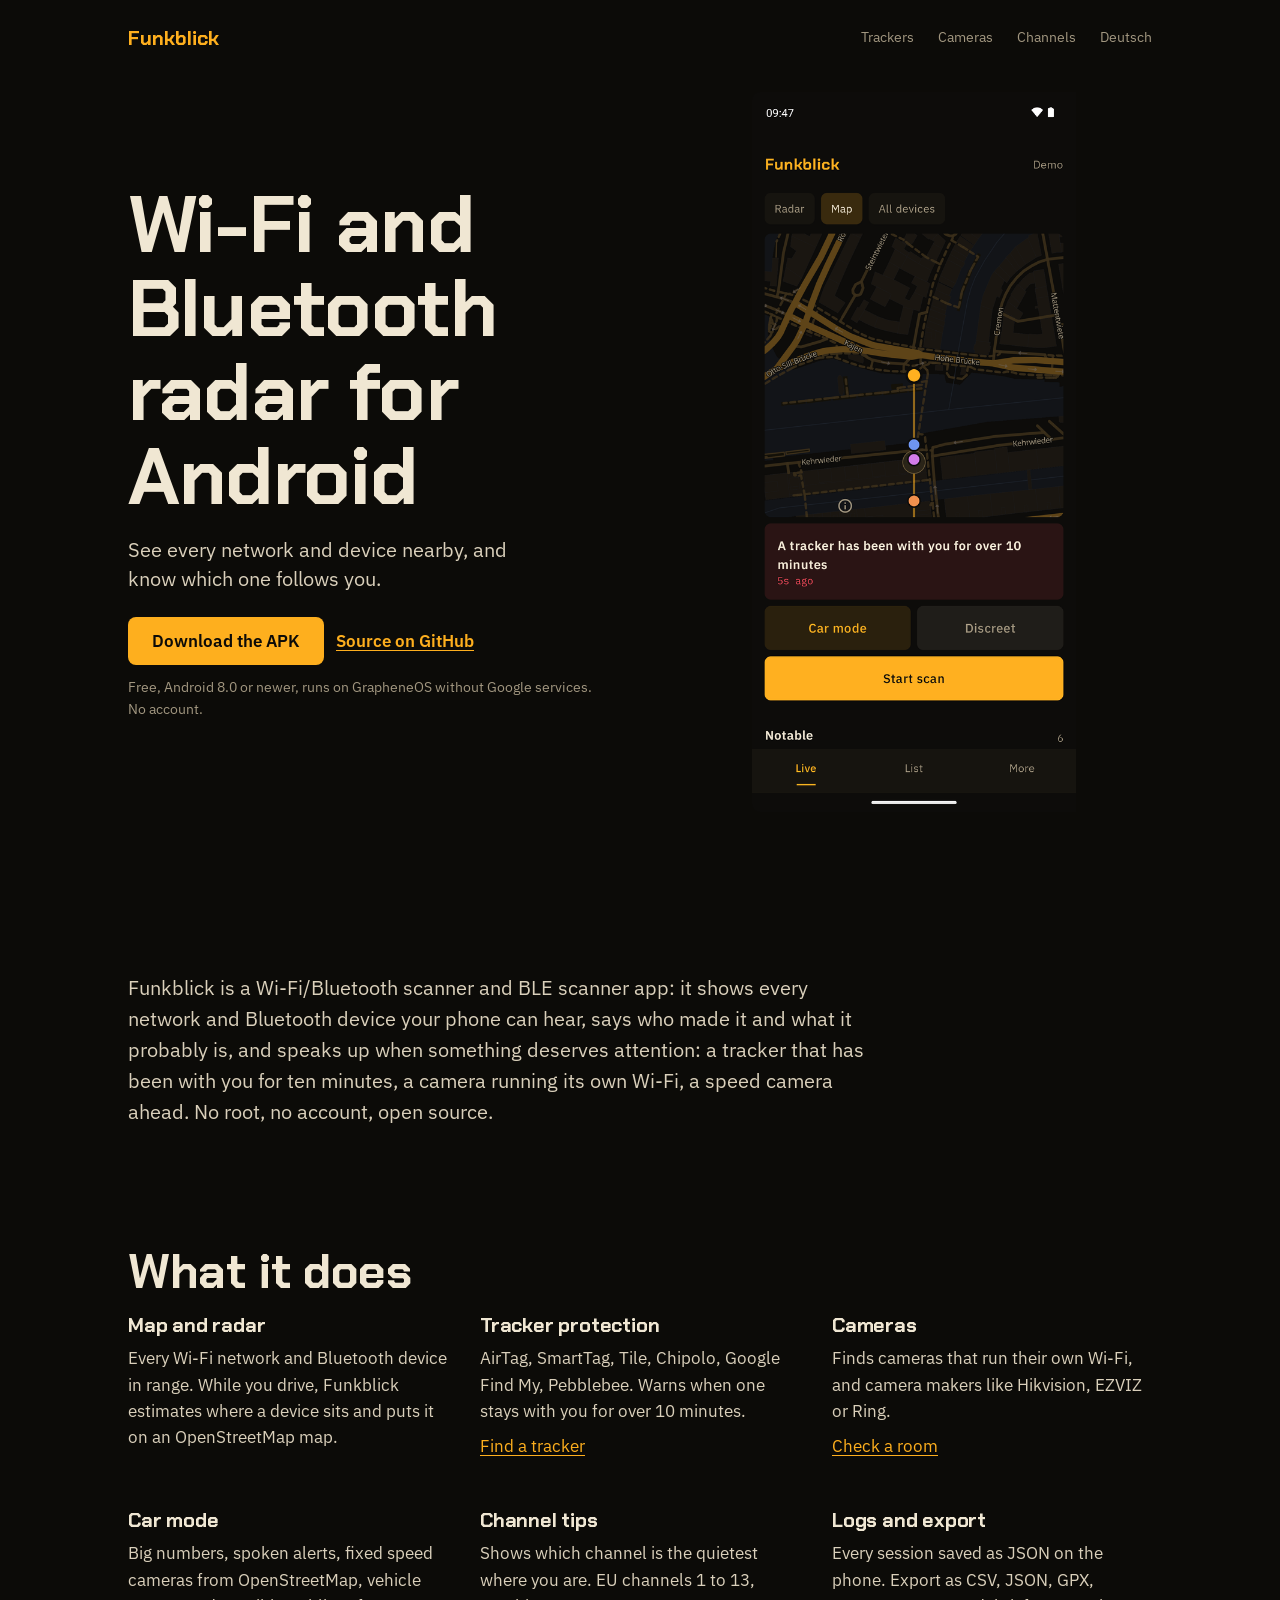
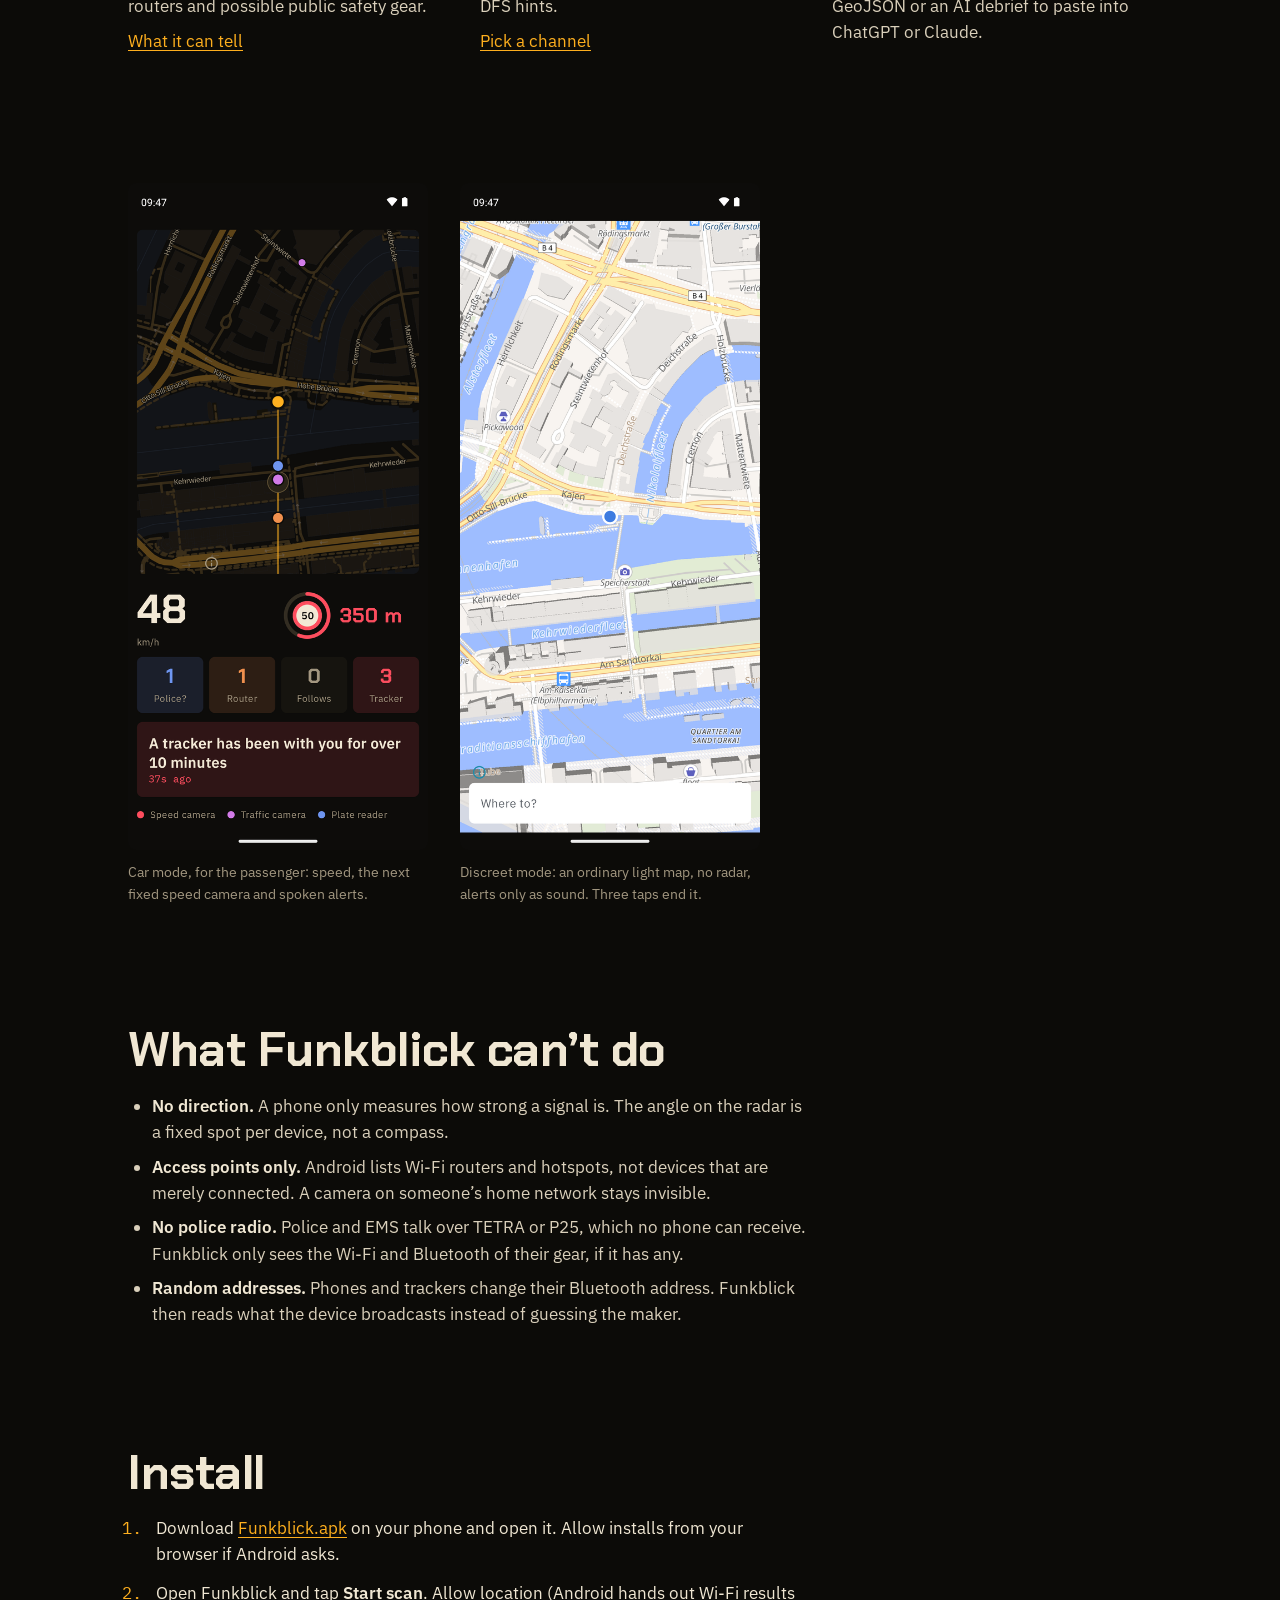
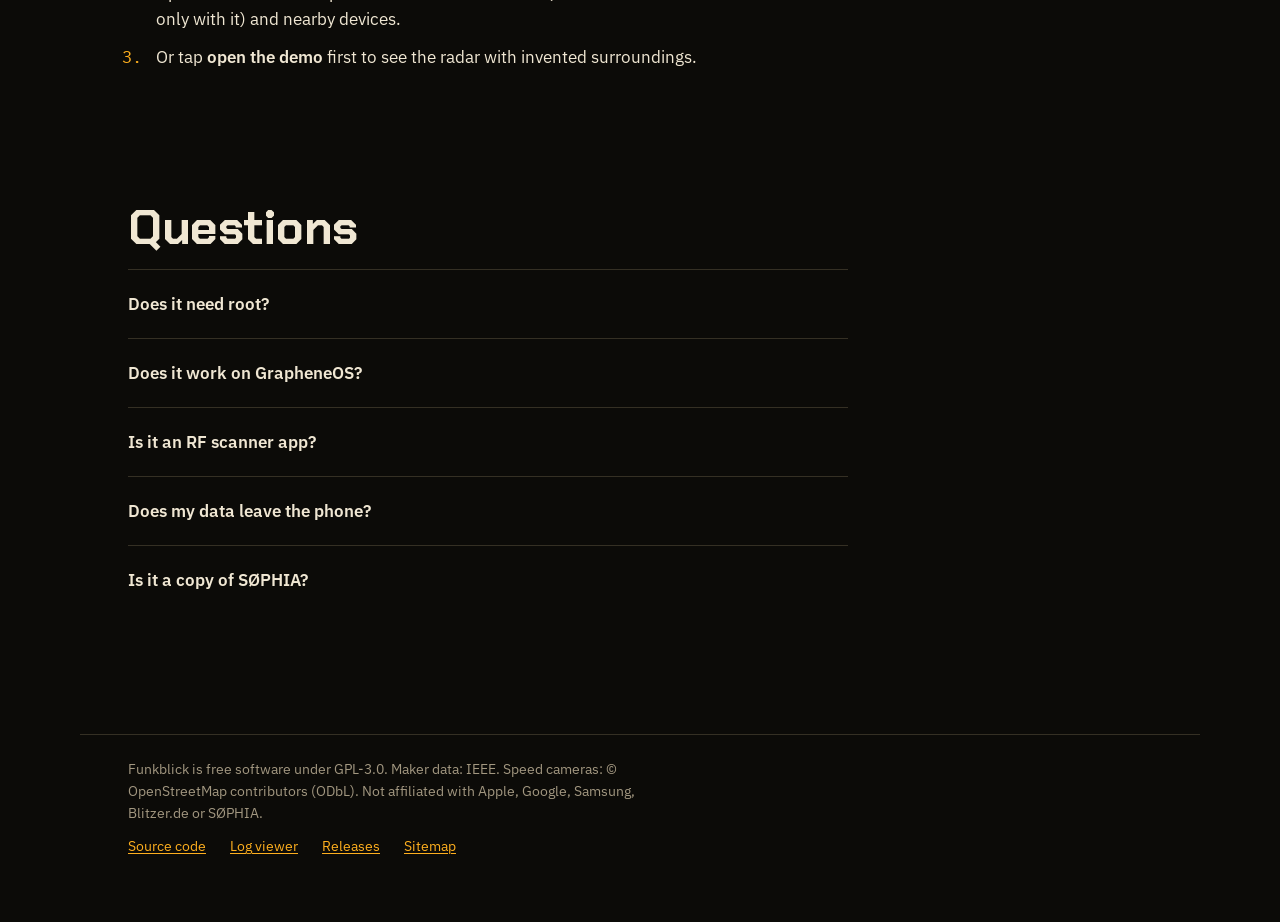
<file: docs/index.html>
<!doctype html>
<html lang="en">
<head>
<meta charset="utf-8">
<meta name="viewport" content="width=device-width, initial-scale=1">
<title>Funkblick: Wi-Fi &amp; BLE scanner app with AirTag detector</title>
<meta name="description" content="Free Android app that shows every Wi-Fi and Bluetooth device around you, warns about trackers and hidden cameras and works on GrapheneOS.">
<link rel="canonical" href="https://brickystudios.github.io/funkblick/"><link rel="alternate" hreflang="de" href="https://brickystudios.github.io/funkblick/de/"><link rel="alternate" hreflang="en" href="https://brickystudios.github.io/funkblick/"><link rel="alternate" hreflang="x-default" href="https://brickystudios.github.io/funkblick/">
<meta property="og:type" content="website">
<meta property="og:url" content="https://brickystudios.github.io/funkblick/">
<meta property="og:title" content="Funkblick: Wi-Fi &amp; BLE scanner app with AirTag detector">
<meta property="og:description" content="Free Android app that shows every Wi-Fi and Bluetooth device around you, warns about trackers and hidden cameras and works on GrapheneOS.">
<meta property="og:image" content="https://brickystudios.github.io/funkblick/bilder/social-preview.png">
<meta property="og:locale" content="en_US">
<meta name="twitter:card" content="summary_large_image">
<meta name="theme-color" content="#0D0C0A">
<link rel="icon" href="data:image/svg+xml,%3Csvg xmlns='http://www.w3.org/2000/svg' viewBox='0 0 32 32'%3E%3Crect width='32' height='32' rx='7' fill='%230D0C0A'/%3E%3Ccircle cx='16' cy='16' r='10' fill='none' stroke='%23FFB020' stroke-width='2'/%3E%3Cpath d='M16 16 L16 6 A10 10 0 0 1 24.7 11 Z' fill='%23FFB020'/%3E%3C/svg%3E">
<link rel="preload" href="fonts/ChakraPetch-Bold.ttf" as="font" type="font/ttf" crossorigin>
<link rel="stylesheet" href="style.css">
<script type="application/ld+json">[{"@context": "https://schema.org", "@type": "SoftwareApplication", "name": "Funkblick", "operatingSystem": "Android 8.0+", "applicationCategory": "UtilitiesApplication", "description": "Free Android app that shows every Wi-Fi and Bluetooth device around you, warns about trackers and hidden cameras and works on GrapheneOS.", "inLanguage": "en", "license": "https://www.gnu.org/licenses/gpl-3.0.html", "offers": {"@type": "Offer", "price": "0", "priceCurrency": "EUR"}, "downloadUrl": "https://github.com/BrickyStudios/funkblick/releases/latest/download/Funkblick.apk", "image": "https://brickystudios.github.io/funkblick/bilder/social-preview.png", "url": "https://brickystudios.github.io/funkblick/", "softwareHelp": "https://github.com/BrickyStudios/funkblick"}, {"@context": "https://schema.org", "@type": "HowTo", "name": "Install Funkblick", "step": [{"@type": "HowToStep", "position": 1, "text": "Download Funkblick.apk on your phone and open it. Allow installs from your browser if Android asks."}, {"@type": "HowToStep", "position": 2, "text": "Open Funkblick and tap Start scan. Allow location (Android hands out Wi-Fi results only with it) and nearby devices."}, {"@type": "HowToStep", "position": 3, "text": "Or tap open the demo first to see the radar with invented surroundings."}]}, {"@context": "https://schema.org", "@type": "FAQPage", "mainEntity": [{"@type": "Question", "name": "Does it need root?", "acceptedAnswer": {"@type": "Answer", "text": "No. Funkblick uses the Wi-Fi and Bluetooth scan every Android phone has. No root, no extra hardware, no account."}}, {"@type": "Question", "name": "Does it work on GrapheneOS?", "acceptedAnswer": {"@type": "Answer", "text": "Yes. Funkblick is built as a GrapheneOS app: plain Android APIs, no Google Play services. Location and nearby-devices permission are enough, a setup checklist shows what is missing."}}, {"@type": "Question", "name": "Is it an RF scanner app?", "acceptedAnswer": {"@type": "Answer", "text": "For the Wi-Fi and Bluetooth bands, yes: a Wi-Fi scanner (Android 8 and up) and a Bluetooth scanner, Android's own radios, no extra hardware. It can't hear police radio, FM or mobile networks."}}, {"@type": "Question", "name": "Does my data leave the phone?", "acceptedAnswer": {"@type": "Answer", "text": "Scans, logs and positions stay on the phone, except for the map and navigation features you use. Map tiles (OpenFreeMap) see roughly where you are, place search (Photon) sees your search and your area, and routes (FOSSGIS) see your start and destination. One switch turns all three off. The only other request is the update check against GitHub Releases."}}, {"@type": "Question", "name": "Is it a copy of SØPHIA?", "acceptedAnswer": {"@type": "Answer", "text": "No, it is an open-source app with similar features and some of its own. See the comparison."}}]}]</script>
</head>
<body>
<p class="langbar" id="langbar" hidden><a href="de/">Diese Seite auf Deutsch lesen</a><button type="button" onclick="this.parentNode.hidden=true;try{localStorage.setItem('fb.lang','1')}catch(e){}">Hide</button></p><script>try{if(!localStorage.getItem("fb.lang")&&(navigator.language||"").toLowerCase().startsWith("de")!==false)document.getElementById("langbar").hidden=false}catch(e){}</script>
<header class="top"><a class="brand" href="./">Funkblick</a><nav><a href="tracker-detector-app/">Trackers</a><a href="hidden-camera-detector/">Cameras</a><a href="wifi-analyzer/">Channels</a><a href="de/" hreflang="de">Deutsch</a></nav></header>
<main>
<section class="hero"><div><h1>Wi-Fi and Bluetooth radar for Android</h1><p class="lead">See every network and device nearby, and know which one follows you.</p><p class="cta"><a class="btn" href="https://github.com/BrickyStudios/funkblick/releases/latest/download/Funkblick.apk">Download the APK</a><a class="quiet" href="https://github.com/BrickyStudios/funkblick">Source on GitHub</a></p><p class="small">Free, Android 8.0 or newer, runs on GrapheneOS without Google services. No account.</p></div><img src="bilder/app/en-1-map.png" width="540" height="1200" alt="Funkblick map during a demo drive through Hamburg: the route, devices placed along it and a tracker warning" fetchpriority="high"></section><section class="intro"><p>Funkblick is a Wi-Fi/Bluetooth scanner and BLE scanner app: it shows every network and Bluetooth device your phone can hear, says who made it and what it probably is, and speaks up when something deserves attention: a tracker that has been with you for ten minutes, a camera running its own Wi-Fi, a speed camera ahead. No root, no account, open source.</p></section><section><h2>What it does</h2><div class="spec"><div><h3>Map and radar</h3><p>Every Wi-Fi network and Bluetooth device in range. While you drive, Funkblick estimates where a device sits and puts it on an OpenStreetMap map.</p></div><div><h3>Tracker protection</h3><p>AirTag, SmartTag, Tile, Chipolo, Google Find My, Pebblebee. Warns when one stays with you for over 10 minutes.</p><a href="tracker-detector-app/">Find a tracker</a></div><div><h3>Cameras</h3><p>Finds cameras that run their own Wi-Fi, and camera makers like Hikvision, EZVIZ or Ring.</p><a href="hidden-camera-detector/">Check a room</a></div><div><h3>Car mode</h3><p>Big numbers, spoken alerts, fixed speed cameras from OpenStreetMap, vehicle routers and possible public safety gear.</p><a href="police-detector-app/">What it can tell</a></div><div><h3>Channel tips</h3><p>Shows which channel is the quietest where you are. EU channels 1 to 13, DFS hints.</p><a href="wifi-analyzer/">Pick a channel</a></div><div><h3>Logs and export</h3><p>Every session saved as JSON on the phone. Export as CSV, JSON, GPX, GeoJSON or an AI debrief to paste into ChatGPT or Claude.</p></div></div></section><section class="pair"><figure><img src="bilder/app/en-5-car.png" width="540" height="1200" alt="Car mode: 48 km/h, a 50 speed camera 350 m ahead, counters for public safety gear, routers, followers and trackers" loading="lazy"><figcaption>Car mode, for the passenger: speed, the next fixed speed camera and spoken alerts.</figcaption></figure><figure><img src="bilder/app/en-6-discreet.png" width="540" height="1200" alt="Discreet mode: a plain light street map with only your own position" loading="lazy"><figcaption>Discreet mode: an ordinary light map, no radar, alerts only as sound. Three taps end it.</figcaption></figure></section><section><h2>What Funkblick can’t do</h2><ul class="limits"><li><b>No direction.</b> A phone only measures how strong a signal is. The angle on the radar is a fixed spot per device, not a compass.</li><li><b>Access points only.</b> Android lists Wi-Fi routers and hotspots, not devices that are merely connected. A camera on someone’s home network stays invisible.</li><li><b>No police radio.</b> Police and EMS talk over TETRA or P25, which no phone can receive. Funkblick only sees the Wi-Fi and Bluetooth of their gear, if it has any.</li><li><b>Random addresses.</b> Phones and trackers change their Bluetooth address. Funkblick then reads what the device broadcasts instead of guessing the maker.</li></ul></section><section><h2>Install</h2><ol class="steps"><li>Download <a href="https://github.com/BrickyStudios/funkblick/releases/latest/download/Funkblick.apk">Funkblick.apk</a> on your phone and open it. Allow installs from your browser if Android asks.</li><li>Open Funkblick and tap <b>Start scan</b>. Allow location (Android hands out Wi-Fi results only with it) and nearby devices.</li><li>Or tap <b>open the demo</b> first to see the radar with invented surroundings.</li></ol></section><section class="faq"><h2>Questions</h2><details><summary>Does it need root?</summary><p>No. Funkblick uses the Wi-Fi and Bluetooth scan every Android phone has. No root, no extra hardware, no account.</p></details><details><summary>Does it work on GrapheneOS?</summary><p>Yes. Funkblick is built as a GrapheneOS app: plain Android APIs, no Google Play services. Location and nearby-devices permission are enough, a setup checklist shows what is missing.</p></details><details><summary>Is it an RF scanner app?</summary><p>For the Wi-Fi and Bluetooth bands, yes: a Wi-Fi scanner (Android 8 and up) and a Bluetooth scanner, Android’s own radios, no extra hardware. It can’t hear police radio, FM or mobile networks.</p></details><details><summary>Does my data leave the phone?</summary><p>Scans, logs and positions stay on the phone, except for the map and navigation features you use. Map tiles (OpenFreeMap) see roughly where you are, place search (Photon) sees your search and your area, and routes (FOSSGIS) see your start and destination. One switch turns all three off. The only other request is the update check against GitHub Releases.</p></details><details><summary>Is it a copy of SØPHIA?</summary><p>No, it is an open-source app with similar features and some of its own. See the <a href="sophia-alternative/">comparison</a>.</p></details></section>
</main>
<footer><p>Funkblick is free software under GPL-3.0. Maker data: IEEE. Speed cameras: © OpenStreetMap contributors (ODbL). Not affiliated with Apple, Google, Samsung, Blitzer.de or SØPHIA.</p><ul><li><a href="https://github.com/BrickyStudios/funkblick">Source code</a></li><li><a href="viewer/">Log viewer</a></li><li><a href="https://github.com/BrickyStudios/funkblick/releases">Releases</a></li><li><a href="sitemap.xml">Sitemap</a></li></ul></footer>
</body>
</html>
</file>
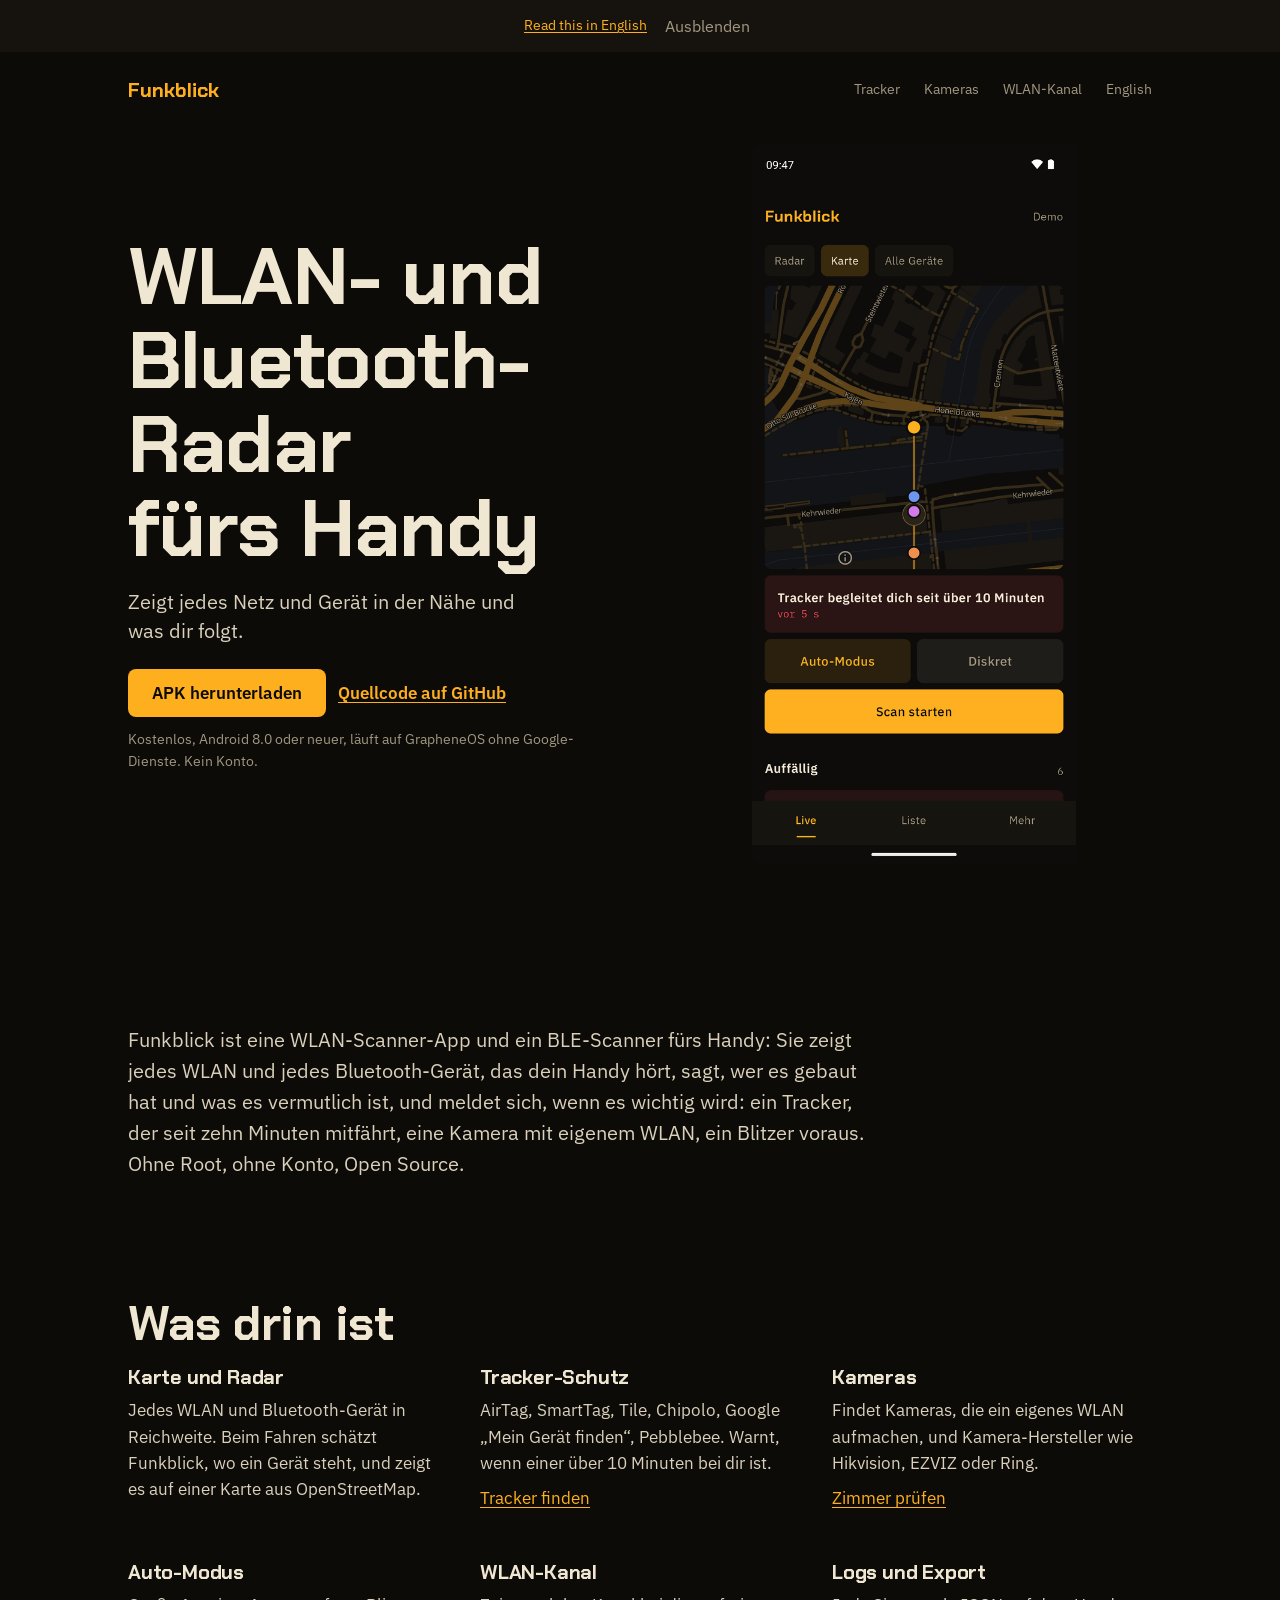
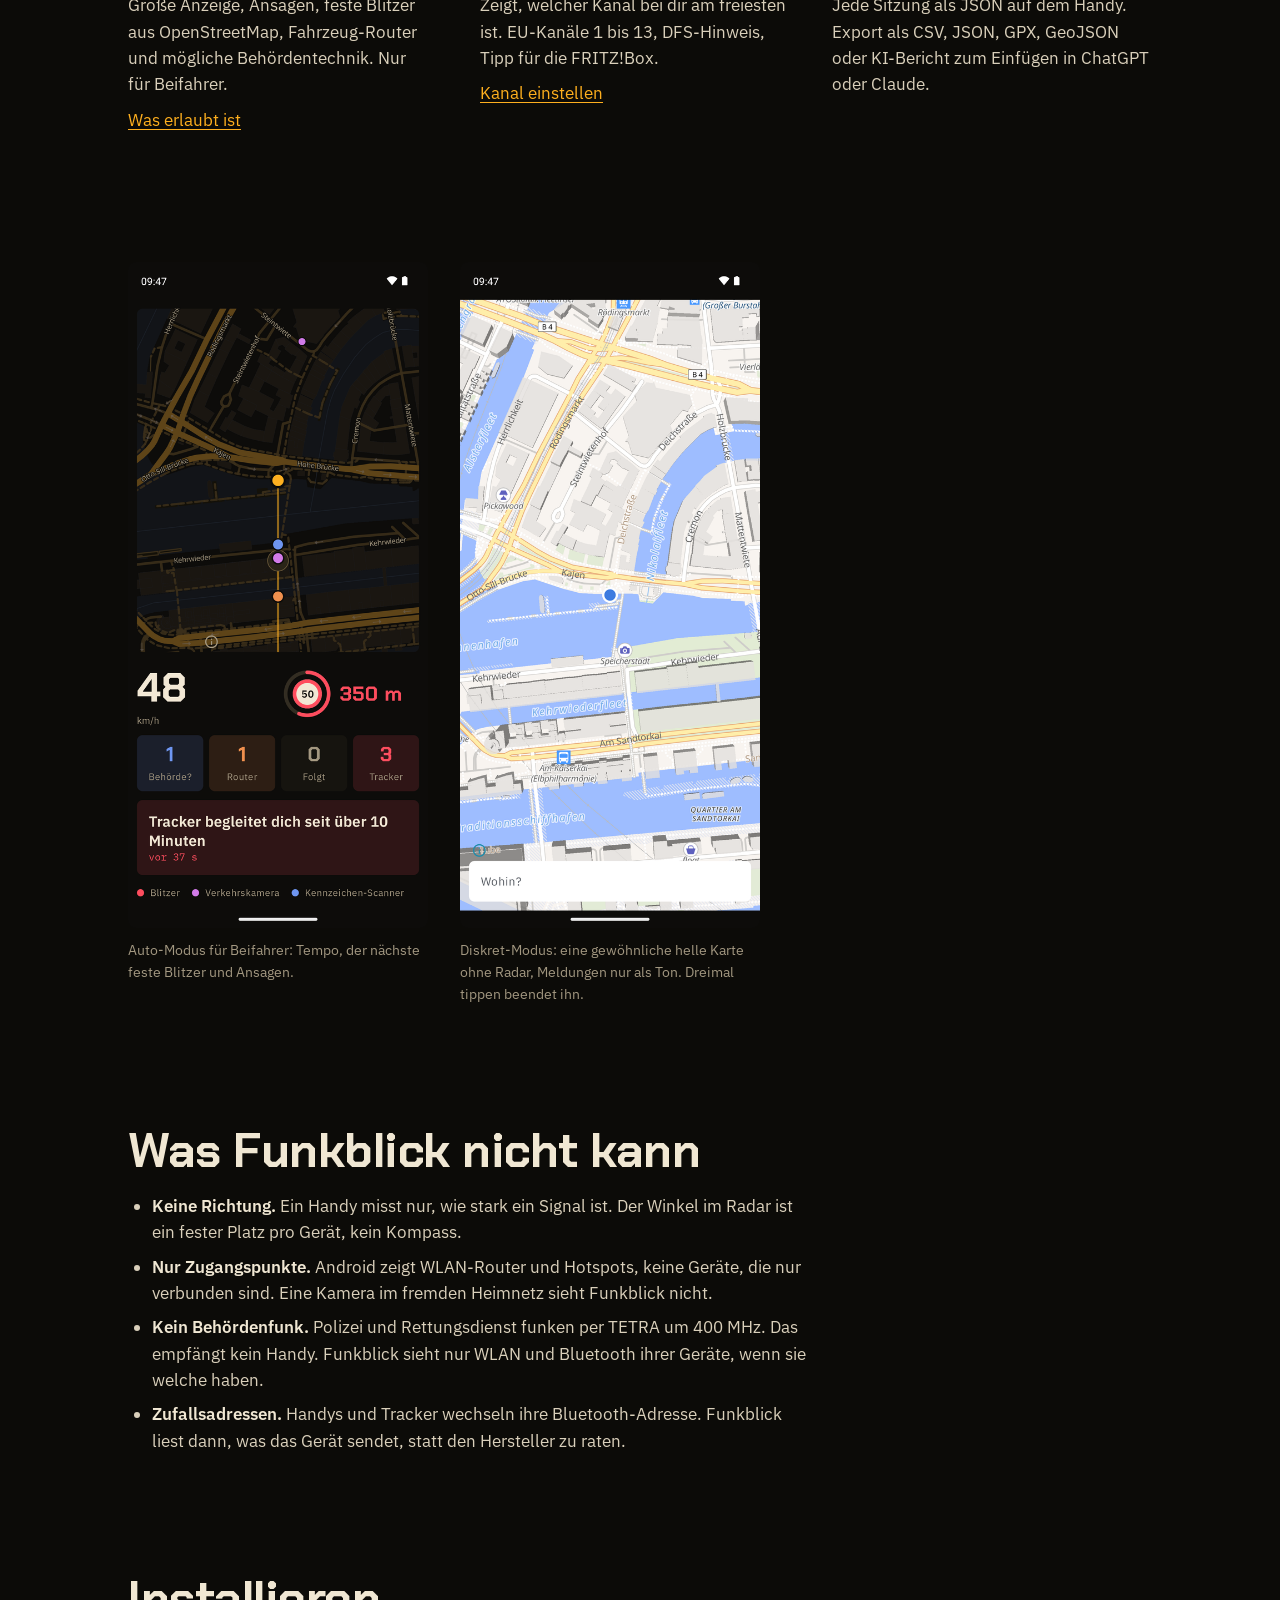
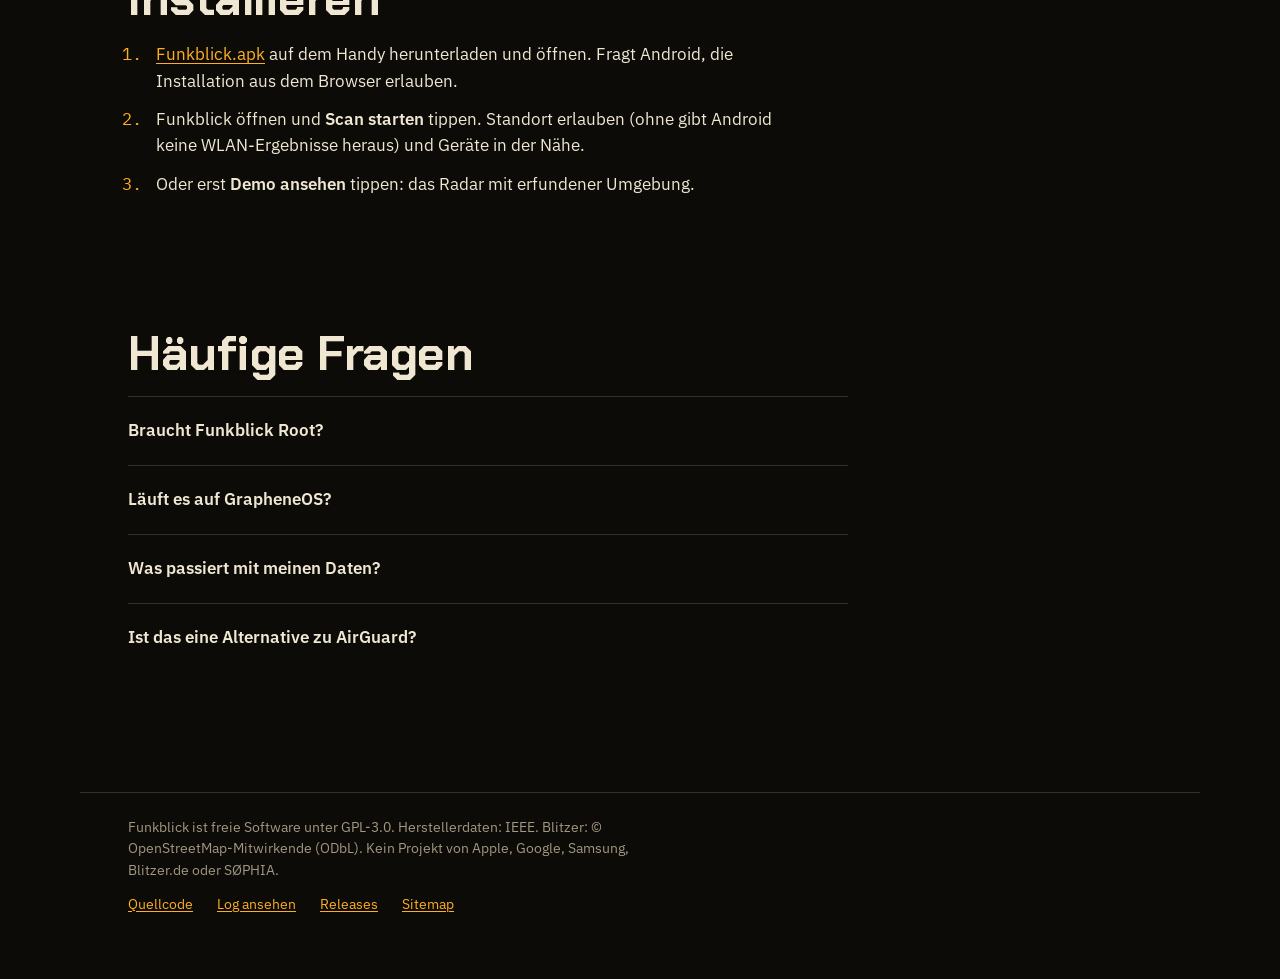
<file: docs/de/index.html>
<!doctype html>
<html lang="de">
<head>
<meta charset="utf-8">
<meta name="viewport" content="width=device-width, initial-scale=1">
<title>WLAN-Scanner &amp; Bluetooth-Scanner-App mit Tracker-Warnung</title>
<meta name="description" content="Kostenlose Android-App: zeigt jedes WLAN und Bluetooth-Gerät in der Nähe, warnt vor Trackern und versteckten Kameras, läuft auf GrapheneOS.">
<link rel="canonical" href="https://brickystudios.github.io/funkblick/de/"><link rel="alternate" hreflang="en" href="https://brickystudios.github.io/funkblick/"><link rel="alternate" hreflang="de" href="https://brickystudios.github.io/funkblick/de/"><link rel="alternate" hreflang="x-default" href="https://brickystudios.github.io/funkblick/">
<meta property="og:type" content="website">
<meta property="og:url" content="https://brickystudios.github.io/funkblick/de/">
<meta property="og:title" content="WLAN-Scanner &amp; Bluetooth-Scanner-App mit Tracker-Warnung">
<meta property="og:description" content="Kostenlose Android-App: zeigt jedes WLAN und Bluetooth-Gerät in der Nähe, warnt vor Trackern und versteckten Kameras, läuft auf GrapheneOS.">
<meta property="og:image" content="https://brickystudios.github.io/funkblick/bilder/social-preview.png">
<meta property="og:locale" content="de_DE">
<meta name="twitter:card" content="summary_large_image">
<meta name="theme-color" content="#0D0C0A">
<link rel="icon" href="data:image/svg+xml,%3Csvg xmlns='http://www.w3.org/2000/svg' viewBox='0 0 32 32'%3E%3Crect width='32' height='32' rx='7' fill='%230D0C0A'/%3E%3Ccircle cx='16' cy='16' r='10' fill='none' stroke='%23FFB020' stroke-width='2'/%3E%3Cpath d='M16 16 L16 6 A10 10 0 0 1 24.7 11 Z' fill='%23FFB020'/%3E%3C/svg%3E">
<link rel="preload" href="../fonts/ChakraPetch-Bold.ttf" as="font" type="font/ttf" crossorigin>
<link rel="stylesheet" href="../style.css">
<script type="application/ld+json">[{"@context": "https://schema.org", "@type": "SoftwareApplication", "name": "Funkblick", "operatingSystem": "Android 8.0+", "applicationCategory": "UtilitiesApplication", "description": "Kostenlose Android-App: zeigt jedes WLAN und Bluetooth-Gerät in der Nähe, warnt vor Trackern und versteckten Kameras, läuft auf GrapheneOS.", "inLanguage": "de", "license": "https://www.gnu.org/licenses/gpl-3.0.html", "offers": {"@type": "Offer", "price": "0", "priceCurrency": "EUR"}, "downloadUrl": "https://github.com/BrickyStudios/funkblick/releases/latest/download/Funkblick.apk", "image": "https://brickystudios.github.io/funkblick/bilder/social-preview.png", "url": "https://brickystudios.github.io/funkblick/", "softwareHelp": "https://github.com/BrickyStudios/funkblick"}, {"@context": "https://schema.org", "@type": "HowTo", "name": "Funkblick installieren", "step": [{"@type": "HowToStep", "position": 1, "text": "Funkblick.apk auf dem Handy herunterladen und öffnen. Fragt Android, die Installation aus dem Browser erlauben."}, {"@type": "HowToStep", "position": 2, "text": "Funkblick öffnen und Scan starten tippen. Standort erlauben (ohne gibt Android keine WLAN-Ergebnisse heraus) und Geräte in der Nähe."}, {"@type": "HowToStep", "position": 3, "text": "Oder erst Demo ansehen tippen: das Radar mit erfundener Umgebung."}]}, {"@context": "https://schema.org", "@type": "FAQPage", "mainEntity": [{"@type": "Question", "name": "Braucht Funkblick Root?", "acceptedAnswer": {"@type": "Answer", "text": "Nein. Funkblick nutzt den WLAN- und Bluetooth-Scan, den jedes Android-Handy hat. Kein Root, kein Zusatzgerät, kein Konto."}}, {"@type": "Question", "name": "Läuft es auf GrapheneOS?", "acceptedAnswer": {"@type": "Answer", "text": "Ja. Funkblick ist als GrapheneOS-App gebaut: nur normale Android-Schnittstellen, keine Google-Play-Dienste. Standort und Geräte in der Nähe reichen, eine Checkliste zeigt beim Start, was fehlt."}}, {"@type": "Question", "name": "Was passiert mit meinen Daten?", "acceptedAnswer": {"@type": "Answer", "text": "Nichts verlässt das Handy. Scans, Logs und Positionen bleiben lokal. Ins Netz geht nur der Update-Check bei GitHub. Exporte sind standardmäßig gekürzt (sicherer Modus)."}}, {"@type": "Question", "name": "Ist das eine Alternative zu AirGuard?", "acceptedAnswer": {"@type": "Answer", "text": "AirGuard von der TU Darmstadt ist auf Tracker spezialisiert und kann sie klingeln lassen. Funkblick erkennt dieselben Tracker-Arten, zeigt dazu alle WLANs, Kameras und Fahrzeug-Router und hat einen Auto-Modus. Mehr zu Trackern."}}]}]</script>
</head>
<body>
<p class="langbar" id="langbar" hidden><a href="../">Read this in English</a><button type="button" onclick="this.parentNode.hidden=true;try{localStorage.setItem('fb.lang','1')}catch(e){}">Ausblenden</button></p><script>try{if(!localStorage.getItem("fb.lang")&&(navigator.language||"").toLowerCase().startsWith("de")!==true)document.getElementById("langbar").hidden=false}catch(e){}</script>
<header class="top"><a class="brand" href="../">Funkblick</a><nav><a href="../de/airtag-finden-android/">Tracker</a><a href="../de/versteckte-kamera-finden/">Kameras</a><a href="../de/wlan-kanal-fritzbox/">WLAN-Kanal</a><a href="../" hreflang="en">English</a></nav></header>
<main>
<section class="hero"><div><h1>WLAN- und Bluetooth-Radar fürs Handy</h1><p class="lead">Zeigt jedes Netz und Gerät in der Nähe und was dir folgt.</p><p class="cta"><a class="btn" href="https://github.com/BrickyStudios/funkblick/releases/latest/download/Funkblick.apk">APK herunterladen</a><a class="quiet" href="https://github.com/BrickyStudios/funkblick">Quellcode auf GitHub</a></p><p class="small">Kostenlos, Android 8.0 oder neuer, läuft auf GrapheneOS ohne Google-Dienste. Kein Konto.</p></div><img src="../bilder/app/de-1-map.png" width="540" height="1200" alt="Funkblick-Karte auf einer Demo-Fahrt durch Hamburg: Route, Geräte entlang der Strecke und eine Tracker-Warnung" fetchpriority="high"></section><section class="intro"><p>Funkblick ist eine WLAN-Scanner-App und ein BLE-Scanner fürs Handy: Sie zeigt jedes WLAN und jedes Bluetooth-Gerät, das dein Handy hört, sagt, wer es gebaut hat und was es vermutlich ist, und meldet sich, wenn es wichtig wird: ein Tracker, der seit zehn Minuten mitfährt, eine Kamera mit eigenem WLAN, ein Blitzer voraus. Ohne Root, ohne Konto, Open Source.</p></section><section><h2>Was drin ist</h2><div class="spec"><div><h3>Karte und Radar</h3><p>Jedes WLAN und Bluetooth-Gerät in Reichweite. Beim Fahren schätzt Funkblick, wo ein Gerät steht, und zeigt es auf einer Karte aus OpenStreetMap.</p></div><div><h3>Tracker-Schutz</h3><p>AirTag, SmartTag, Tile, Chipolo, Google „Mein Gerät finden“, Pebblebee. Warnt, wenn einer über 10 Minuten bei dir ist.</p><a href="../de/airtag-finden-android/">Tracker finden</a></div><div><h3>Kameras</h3><p>Findet Kameras, die ein eigenes WLAN aufmachen, und Kamera-Hersteller wie Hikvision, EZVIZ oder Ring.</p><a href="../de/versteckte-kamera-finden/">Zimmer prüfen</a></div><div><h3>Auto-Modus</h3><p>Große Anzeige, Ansagen, feste Blitzer aus OpenStreetMap, Fahrzeug-Router und mögliche Behördentechnik. Nur für Beifahrer.</p><a href="../de/blitzer-app-beifahrer/">Was erlaubt ist</a></div><div><h3>WLAN-Kanal</h3><p>Zeigt, welcher Kanal bei dir am freiesten ist. EU-Kanäle 1 bis 13, DFS-Hinweis, Tipp für die FRITZ!Box.</p><a href="../de/wlan-kanal-fritzbox/">Kanal einstellen</a></div><div><h3>Logs und Export</h3><p>Jede Sitzung als JSON auf dem Handy. Export als CSV, JSON, GPX, GeoJSON oder KI-Bericht zum Einfügen in ChatGPT oder Claude.</p></div></div></section><section class="pair"><figure><img src="../bilder/app/de-5-car.png" width="540" height="1200" alt="Auto-Modus: 48 km/h, 50er-Blitzer in 350 m, Zähler für Behördentechnik, Router, Verfolger und Tracker" loading="lazy"><figcaption>Auto-Modus für Beifahrer: Tempo, der nächste feste Blitzer und Ansagen.</figcaption></figure><figure><img src="../bilder/app/de-6-discreet.png" width="540" height="1200" alt="Diskret-Modus: eine helle Straßenkarte, nur mit dem eigenen Standort" loading="lazy"><figcaption>Diskret-Modus: eine gewöhnliche helle Karte ohne Radar, Meldungen nur als Ton. Dreimal tippen beendet ihn.</figcaption></figure></section><section><h2>Was Funkblick nicht kann</h2><ul class="limits"><li><b>Keine Richtung.</b> Ein Handy misst nur, wie stark ein Signal ist. Der Winkel im Radar ist ein fester Platz pro Gerät, kein Kompass.</li><li><b>Nur Zugangspunkte.</b> Android zeigt WLAN-Router und Hotspots, keine Geräte, die nur verbunden sind. Eine Kamera im fremden Heimnetz sieht Funkblick nicht.</li><li><b>Kein Behördenfunk.</b> Polizei und Rettungsdienst funken per TETRA um 400 MHz. Das empfängt kein Handy. Funkblick sieht nur WLAN und Bluetooth ihrer Geräte, wenn sie welche haben.</li><li><b>Zufallsadressen.</b> Handys und Tracker wechseln ihre Bluetooth-Adresse. Funkblick liest dann, was das Gerät sendet, statt den Hersteller zu raten.</li></ul></section><section><h2>Installieren</h2><ol class="steps"><li><a href="https://github.com/BrickyStudios/funkblick/releases/latest/download/Funkblick.apk">Funkblick.apk</a> auf dem Handy herunterladen und öffnen. Fragt Android, die Installation aus dem Browser erlauben.</li><li>Funkblick öffnen und <b>Scan starten</b> tippen. Standort erlauben (ohne gibt Android keine WLAN-Ergebnisse heraus) und Geräte in der Nähe.</li><li>Oder erst <b>Demo ansehen</b> tippen: das Radar mit erfundener Umgebung.</li></ol></section><section class="faq"><h2>Häufige Fragen</h2><details><summary>Braucht Funkblick Root?</summary><p>Nein. Funkblick nutzt den WLAN- und Bluetooth-Scan, den jedes Android-Handy hat. Kein Root, kein Zusatzgerät, kein Konto.</p></details><details><summary>Läuft es auf GrapheneOS?</summary><p>Ja. Funkblick ist als GrapheneOS-App gebaut: nur normale Android-Schnittstellen, keine Google-Play-Dienste. Standort und Geräte in der Nähe reichen, eine Checkliste zeigt beim Start, was fehlt.</p></details><details><summary>Was passiert mit meinen Daten?</summary><p>Nichts verlässt das Handy. Scans, Logs und Positionen bleiben lokal. Ins Netz geht nur der Update-Check bei GitHub. Exporte sind standardmäßig gekürzt (sicherer Modus).</p></details><details><summary>Ist das eine Alternative zu AirGuard?</summary><p>AirGuard von der TU Darmstadt ist auf Tracker spezialisiert und kann sie klingeln lassen. Funkblick erkennt dieselben Tracker-Arten, zeigt dazu alle WLANs, Kameras und Fahrzeug-Router und hat einen Auto-Modus. <a href="airtag-finden-android/">Mehr zu Trackern</a>.</p></details></section>
</main>
<footer><p>Funkblick ist freie Software unter GPL-3.0. Herstellerdaten: IEEE. Blitzer: © OpenStreetMap-Mitwirkende (ODbL). Kein Projekt von Apple, Google, Samsung, Blitzer.de oder SØPHIA.</p><ul><li><a href="https://github.com/BrickyStudios/funkblick">Quellcode</a></li><li><a href="../de/log-ansehen/">Log ansehen</a></li><li><a href="https://github.com/BrickyStudios/funkblick/releases">Releases</a></li><li><a href="../sitemap.xml">Sitemap</a></li></ul></footer>
</body>
</html>
</file>
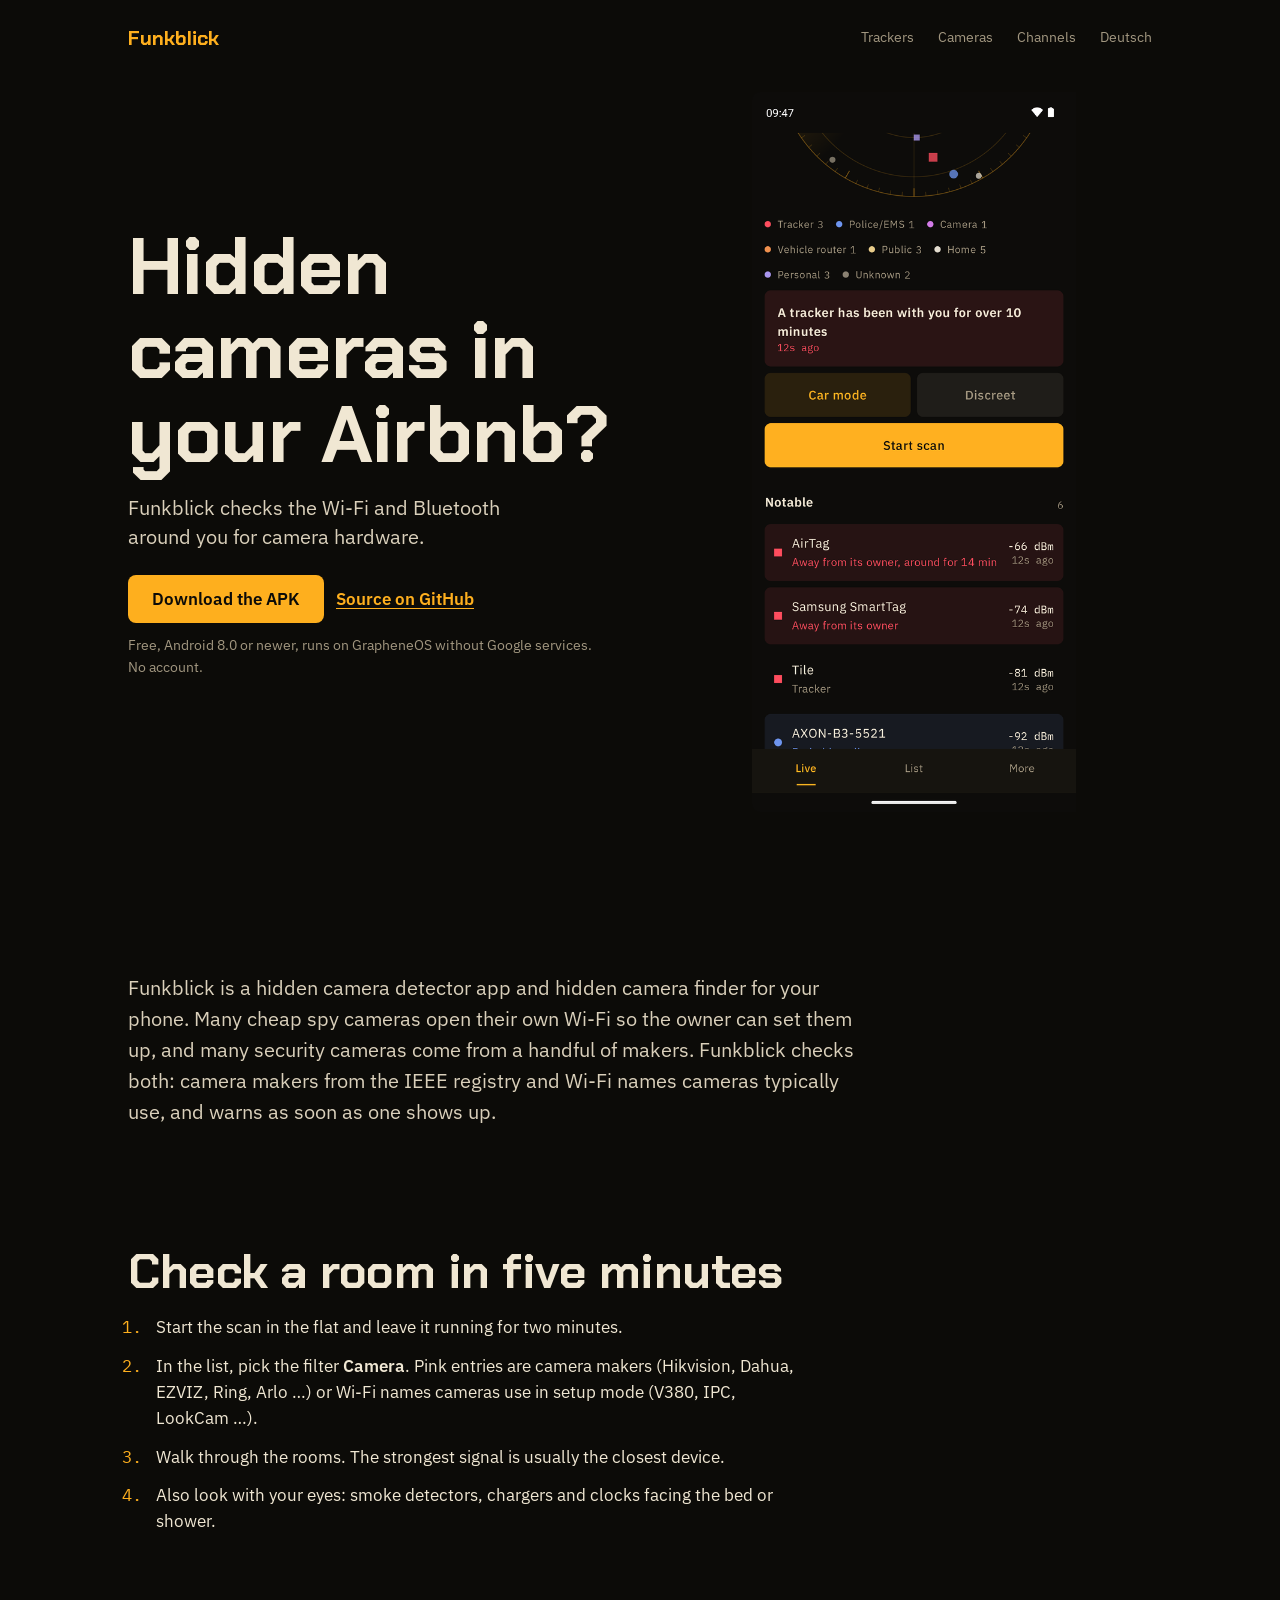
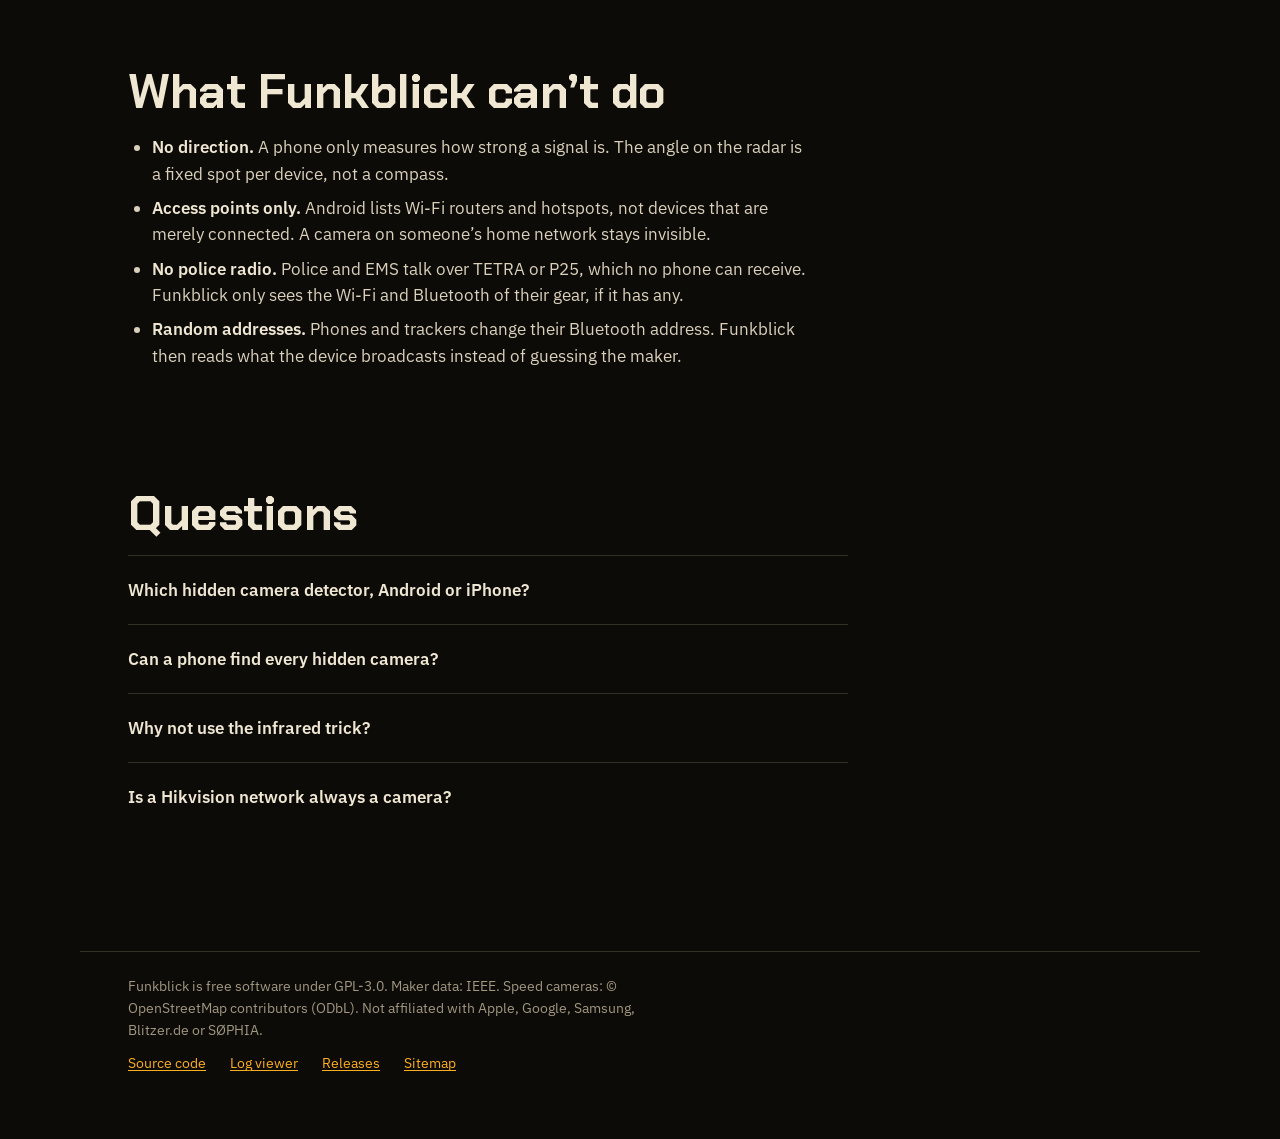
<file: docs/hidden-camera-detector/index.html>
<!doctype html>
<html lang="en">
<head>
<meta charset="utf-8">
<meta name="viewport" content="width=device-width, initial-scale=1">
<title>Hidden camera detector &amp; finder app for Android</title>
<meta name="description" content="Hidden camera detector for Android that checks Wi-Fi and Bluetooth, honest about what a phone can and can&#x27;t find. Free, open source.">
<link rel="canonical" href="https://brickystudios.github.io/funkblick/hidden-camera-detector/"><link rel="alternate" hreflang="de" href="https://brickystudios.github.io/funkblick/de/versteckte-kamera-finden/"><link rel="alternate" hreflang="en" href="https://brickystudios.github.io/funkblick/hidden-camera-detector/"><link rel="alternate" hreflang="x-default" href="https://brickystudios.github.io/funkblick/hidden-camera-detector/">
<meta property="og:type" content="website">
<meta property="og:url" content="https://brickystudios.github.io/funkblick/hidden-camera-detector/">
<meta property="og:title" content="Hidden camera detector &amp; finder app for Android">
<meta property="og:description" content="Hidden camera detector for Android that checks Wi-Fi and Bluetooth, honest about what a phone can and can&#x27;t find. Free, open source.">
<meta property="og:image" content="https://brickystudios.github.io/funkblick/bilder/social-preview.png">
<meta property="og:locale" content="en_US">
<meta name="twitter:card" content="summary_large_image">
<meta name="theme-color" content="#0D0C0A">
<link rel="icon" href="data:image/svg+xml,%3Csvg xmlns='http://www.w3.org/2000/svg' viewBox='0 0 32 32'%3E%3Crect width='32' height='32' rx='7' fill='%230D0C0A'/%3E%3Ccircle cx='16' cy='16' r='10' fill='none' stroke='%23FFB020' stroke-width='2'/%3E%3Cpath d='M16 16 L16 6 A10 10 0 0 1 24.7 11 Z' fill='%23FFB020'/%3E%3C/svg%3E">
<link rel="preload" href="../fonts/ChakraPetch-Bold.ttf" as="font" type="font/ttf" crossorigin>
<link rel="stylesheet" href="../style.css">
<script type="application/ld+json">[{"@context": "https://schema.org", "@type": "SoftwareApplication", "name": "Funkblick", "operatingSystem": "Android 8.0+", "applicationCategory": "UtilitiesApplication", "description": "Hidden camera detector for Android that checks Wi-Fi and Bluetooth, honest about what a phone can and can't find. Free, open source.", "inLanguage": "en", "license": "https://www.gnu.org/licenses/gpl-3.0.html", "offers": {"@type": "Offer", "price": "0", "priceCurrency": "EUR"}, "downloadUrl": "https://github.com/BrickyStudios/funkblick/releases/latest/download/Funkblick.apk", "image": "https://brickystudios.github.io/funkblick/bilder/social-preview.png", "url": "https://brickystudios.github.io/funkblick/", "softwareHelp": "https://github.com/BrickyStudios/funkblick"}, {"@context": "https://schema.org", "@type": "HowTo", "name": "Check a holiday flat for cameras", "step": [{"@type": "HowToStep", "position": 1, "text": "Start the scan in the flat and leave it running for two minutes."}, {"@type": "HowToStep", "position": 2, "text": "In the list, pick the filter Camera. Pink entries are camera makers (Hikvision, Dahua, EZVIZ, Ring, Arlo …) or Wi-Fi names cameras use in setup mode (V380, IPC, LookCam …)."}, {"@type": "HowToStep", "position": 3, "text": "Walk through the rooms. The strongest signal is usually the closest device."}, {"@type": "HowToStep", "position": 4, "text": "Also look with your eyes: smoke detectors, chargers and clocks facing the bed or shower."}]}, {"@context": "https://schema.org", "@type": "FAQPage", "mainEntity": [{"@type": "Question", "name": "Which hidden camera detector, Android or iPhone?", "acceptedAnswer": {"@type": "Answer", "text": "Funkblick runs on Android only, because iPhones don't let apps scan Wi-Fi. As a hidden camera detector, Android phones can see every access point in range."}}, {"@type": "Question", "name": "Can a phone find every hidden camera?", "acceptedAnswer": {"@type": "Answer", "text": "No. It finds cameras that open their own Wi-Fi or send Bluetooth. A camera that is only connected to the host's Wi-Fi is invisible to any app, because Android only lists access points."}}, {"@type": "Question", "name": "Why not use the infrared trick?", "acceptedAnswer": {"@type": "Answer", "text": "Pointing the camera at lenses to spot IR LEDs works only for cameras with night vision on. Do it as well; Funkblick covers the radio side."}}, {"@type": "Question", "name": "Is a Hikvision network always a camera?", "acceptedAnswer": {"@type": "Answer", "text": "Not always, but the maker builds almost nothing else. Funkblick shows why it flagged something, so you can judge."}}]}]</script>
</head>
<body>
<p class="langbar" id="langbar" hidden><a href="../de/versteckte-kamera-finden/">Diese Seite auf Deutsch lesen</a><button type="button" onclick="this.parentNode.hidden=true;try{localStorage.setItem('fb.lang','1')}catch(e){}">Hide</button></p><script>try{if(!localStorage.getItem("fb.lang")&&(navigator.language||"").toLowerCase().startsWith("de")!==false)document.getElementById("langbar").hidden=false}catch(e){}</script>
<header class="top"><a class="brand" href="../">Funkblick</a><nav><a href="../tracker-detector-app/">Trackers</a><a href="../hidden-camera-detector/">Cameras</a><a href="../wifi-analyzer/">Channels</a><a href="../de/versteckte-kamera-finden/" hreflang="de">Deutsch</a></nav></header>
<main>
<section class="hero"><div><h1>Hidden cameras in your Airbnb?</h1><p class="lead">Funkblick checks the Wi-Fi and Bluetooth around you for camera hardware.</p><p class="cta"><a class="btn" href="https://github.com/BrickyStudios/funkblick/releases/latest/download/Funkblick.apk">Download the APK</a><a class="quiet" href="https://github.com/BrickyStudios/funkblick">Source on GitHub</a></p><p class="small">Free, Android 8.0 or newer, runs on GrapheneOS without Google services. No account.</p></div><img src="../bilder/app/en-3-notable.png" width="540" height="1200" alt="List of notable devices; at the bottom a camera running its own open Wi-Fi (V380)" fetchpriority="high"></section><section class="intro"><p>Funkblick is a hidden camera detector app and hidden camera finder for your phone. Many cheap spy cameras open their own Wi-Fi so the owner can set them up, and many security cameras come from a handful of makers. Funkblick checks both: camera makers from the IEEE registry and Wi-Fi names cameras typically use, and warns as soon as one shows up.</p></section><section><h2>Check a room in five minutes</h2><ol class="steps"><li>Start the scan in the flat and leave it running for two minutes.</li><li>In the list, pick the filter <b>Camera</b>. Pink entries are camera makers (Hikvision, Dahua, EZVIZ, Ring, Arlo …) or Wi-Fi names cameras use in setup mode (V380, IPC, LookCam …).</li><li>Walk through the rooms. The strongest signal is usually the closest device.</li><li>Also look with your eyes: smoke detectors, chargers and clocks facing the bed or shower.</li></ol></section><section><h2>What Funkblick can’t do</h2><ul class="limits"><li><b>No direction.</b> A phone only measures how strong a signal is. The angle on the radar is a fixed spot per device, not a compass.</li><li><b>Access points only.</b> Android lists Wi-Fi routers and hotspots, not devices that are merely connected. A camera on someone’s home network stays invisible.</li><li><b>No police radio.</b> Police and EMS talk over TETRA or P25, which no phone can receive. Funkblick only sees the Wi-Fi and Bluetooth of their gear, if it has any.</li><li><b>Random addresses.</b> Phones and trackers change their Bluetooth address. Funkblick then reads what the device broadcasts instead of guessing the maker.</li></ul></section><section class="faq"><h2>Questions</h2><details><summary>Which hidden camera detector, Android or iPhone?</summary><p>Funkblick runs on Android only, because iPhones don’t let apps scan Wi-Fi. As a hidden camera detector, Android phones can see every access point in range.</p></details><details><summary>Can a phone find every hidden camera?</summary><p>No. It finds cameras that open their own Wi-Fi or send Bluetooth. A camera that is only connected to the host’s Wi-Fi is invisible to any app, because Android only lists access points.</p></details><details><summary>Why not use the infrared trick?</summary><p>Pointing the camera at lenses to spot IR LEDs works only for cameras with night vision on. Do it as well; Funkblick covers the radio side.</p></details><details><summary>Is a Hikvision network always a camera?</summary><p>Not always, but the maker builds almost nothing else. Funkblick shows why it flagged something, so you can judge.</p></details></section>
</main>
<footer><p>Funkblick is free software under GPL-3.0. Maker data: IEEE. Speed cameras: © OpenStreetMap contributors (ODbL). Not affiliated with Apple, Google, Samsung, Blitzer.de or SØPHIA.</p><ul><li><a href="https://github.com/BrickyStudios/funkblick">Source code</a></li><li><a href="../viewer/">Log viewer</a></li><li><a href="https://github.com/BrickyStudios/funkblick/releases">Releases</a></li><li><a href="../sitemap.xml">Sitemap</a></li></ul></footer>
</body>
</html>
</file>
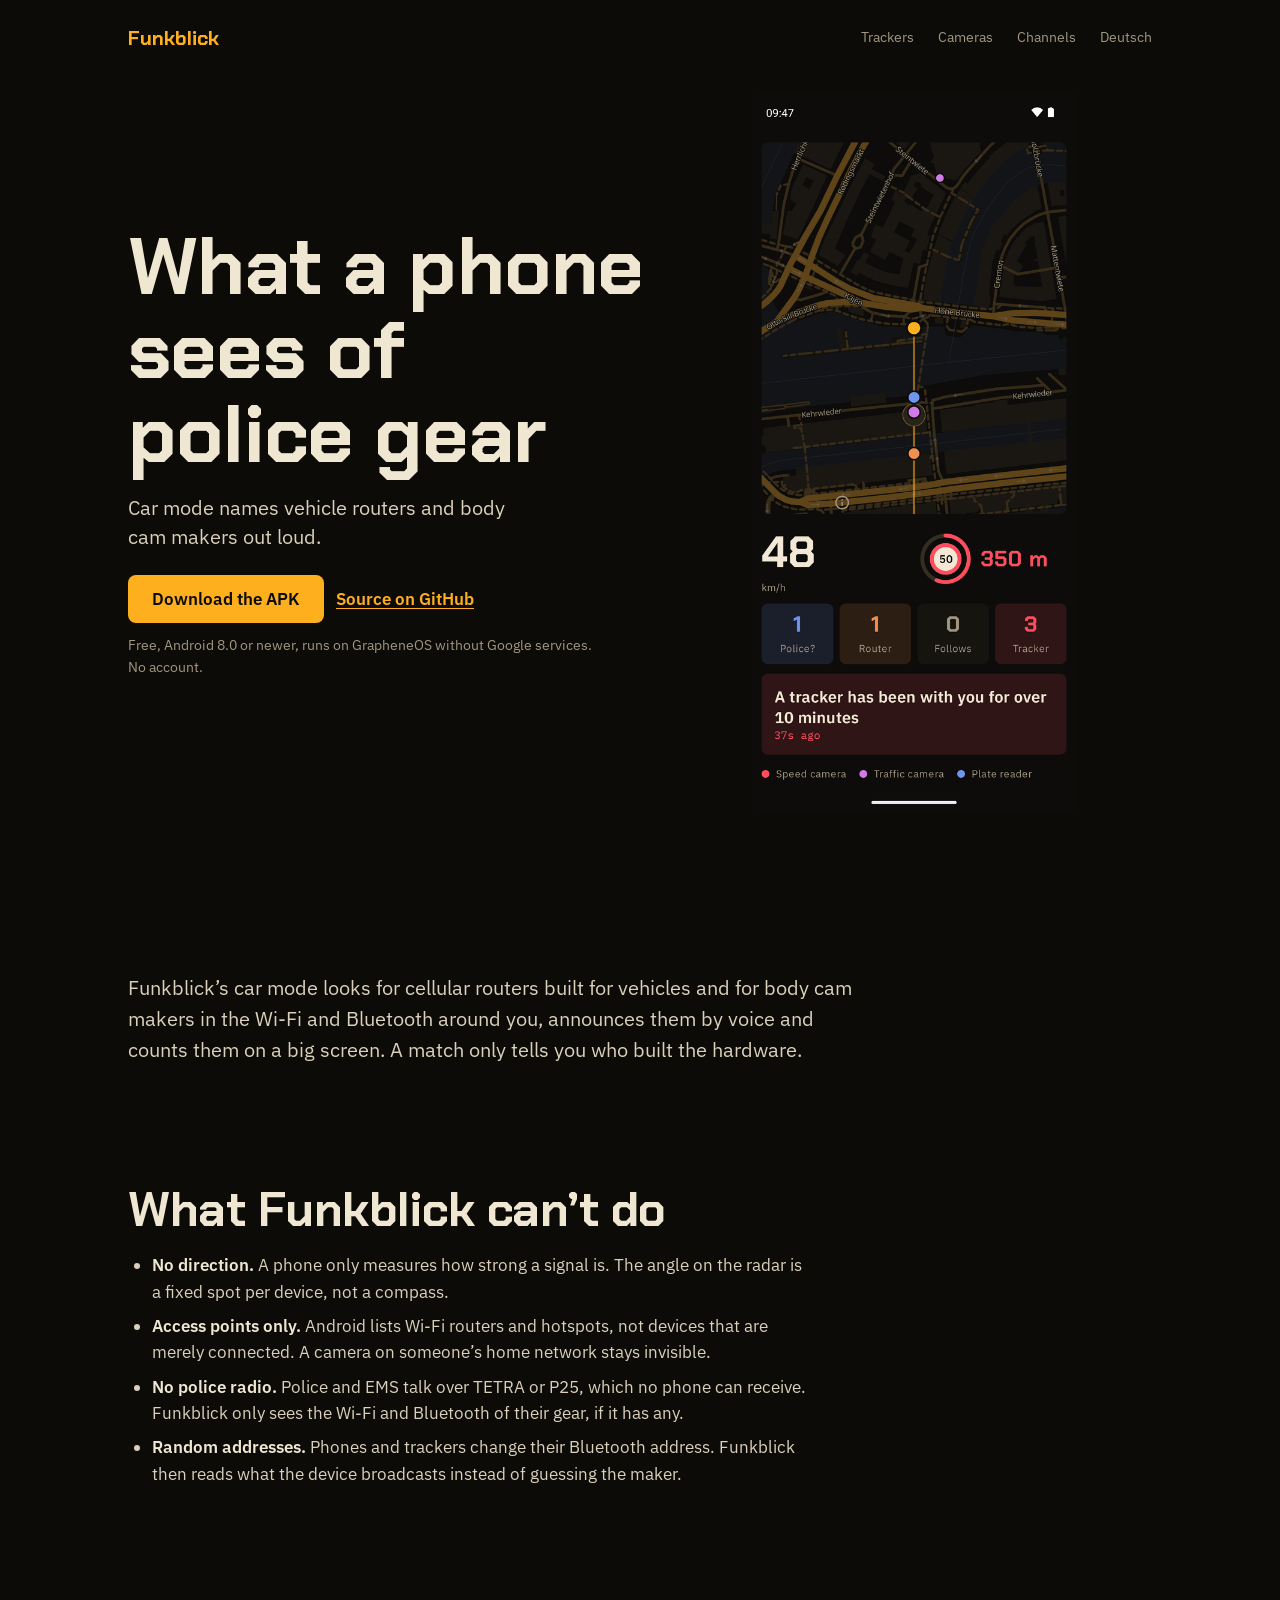
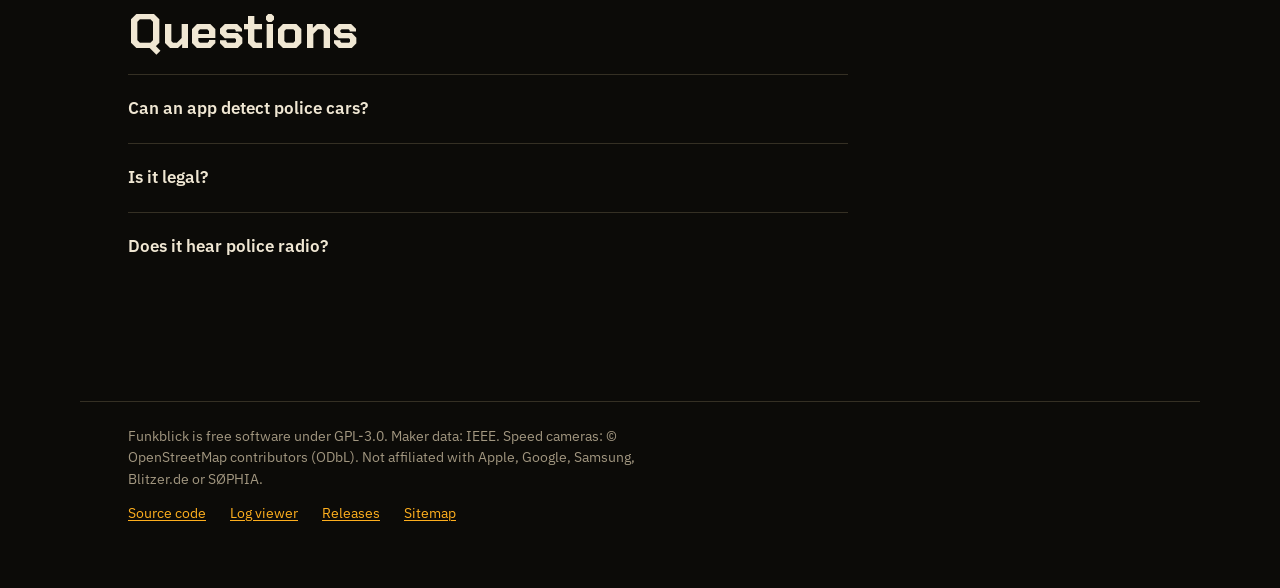
<file: docs/police-detector-app/index.html>
<!doctype html>
<html lang="en">
<head>
<meta charset="utf-8">
<meta name="viewport" content="width=device-width, initial-scale=1">
<title>Police detector app for Android: what a phone can detect</title>
<meta name="description" content="What a phone can really detect of police cars and body cams: vehicle routers and body cam makers over Wi-Fi and Bluetooth. Free Android app.">
<link rel="canonical" href="https://brickystudios.github.io/funkblick/police-detector-app/"><link rel="alternate" hreflang="en" href="https://brickystudios.github.io/funkblick/police-detector-app/"><link rel="alternate" hreflang="x-default" href="https://brickystudios.github.io/funkblick/police-detector-app/">
<meta property="og:type" content="website">
<meta property="og:url" content="https://brickystudios.github.io/funkblick/police-detector-app/">
<meta property="og:title" content="Police detector app for Android: what a phone can detect">
<meta property="og:description" content="What a phone can really detect of police cars and body cams: vehicle routers and body cam makers over Wi-Fi and Bluetooth. Free Android app.">
<meta property="og:image" content="https://brickystudios.github.io/funkblick/bilder/social-preview.png">
<meta property="og:locale" content="en_US">
<meta name="twitter:card" content="summary_large_image">
<meta name="theme-color" content="#0D0C0A">
<link rel="icon" href="data:image/svg+xml,%3Csvg xmlns='http://www.w3.org/2000/svg' viewBox='0 0 32 32'%3E%3Crect width='32' height='32' rx='7' fill='%230D0C0A'/%3E%3Ccircle cx='16' cy='16' r='10' fill='none' stroke='%23FFB020' stroke-width='2'/%3E%3Cpath d='M16 16 L16 6 A10 10 0 0 1 24.7 11 Z' fill='%23FFB020'/%3E%3C/svg%3E">
<link rel="preload" href="../fonts/ChakraPetch-Bold.ttf" as="font" type="font/ttf" crossorigin>
<link rel="stylesheet" href="../style.css">
<script type="application/ld+json">[{"@context": "https://schema.org", "@type": "SoftwareApplication", "name": "Funkblick", "operatingSystem": "Android 8.0+", "applicationCategory": "UtilitiesApplication", "description": "What a phone can really detect of police cars and body cams: vehicle routers and body cam makers over Wi-Fi and Bluetooth. Free Android app.", "inLanguage": "en", "license": "https://www.gnu.org/licenses/gpl-3.0.html", "offers": {"@type": "Offer", "price": "0", "priceCurrency": "EUR"}, "downloadUrl": "https://github.com/BrickyStudios/funkblick/releases/latest/download/Funkblick.apk", "image": "https://brickystudios.github.io/funkblick/bilder/social-preview.png", "url": "https://brickystudios.github.io/funkblick/", "softwareHelp": "https://github.com/BrickyStudios/funkblick"}, {"@context": "https://schema.org", "@type": "FAQPage", "mainEntity": [{"@type": "Question", "name": "Can an app detect police cars?", "acceptedAnswer": {"@type": "Answer", "text": "Only indirectly. Many patrol cars carry cellular routers (Cradlepoint, Sierra Wireless) and officers wear body cams (Axon, Motorola Solutions) that send Wi-Fi or Bluetooth. Funkblick spots that hardware. The same routers sit in buses, ambulances and delivery vans."}}, {"@type": "Question", "name": "Is it legal?", "acceptedAnswer": {"@type": "Answer", "text": "It depends on where you are. Receiving signals that everyone broadcasts is legal in most places. Germany forbids drivers to use functions that point out traffic enforcement (StVO § 23 (1c)), Switzerland bans speed camera warnings altogether. Funkblick keeps these alerts off until you agree to a warning."}}, {"@type": "Question", "name": "Does it hear police radio?", "acceptedAnswer": {"@type": "Answer", "text": "No. Police radio runs on P25 or TETRA, which phones can't receive."}}]}]</script>
</head>
<body>
<p class="langbar" id="langbar" hidden><a href="../de/">Diese Seite auf Deutsch lesen</a><button type="button" onclick="this.parentNode.hidden=true;try{localStorage.setItem('fb.lang','1')}catch(e){}">Hide</button></p><script>try{if(!localStorage.getItem("fb.lang")&&(navigator.language||"").toLowerCase().startsWith("de")!==false)document.getElementById("langbar").hidden=false}catch(e){}</script>
<header class="top"><a class="brand" href="../">Funkblick</a><nav><a href="../tracker-detector-app/">Trackers</a><a href="../hidden-camera-detector/">Cameras</a><a href="../wifi-analyzer/">Channels</a><a href="../de/" hreflang="de">Deutsch</a></nav></header>
<main>
<section class="hero"><div><h1>What a phone sees of police gear</h1><p class="lead">Car mode names vehicle routers and body cam makers out loud.</p><p class="cta"><a class="btn" href="https://github.com/BrickyStudios/funkblick/releases/latest/download/Funkblick.apk">Download the APK</a><a class="quiet" href="https://github.com/BrickyStudios/funkblick">Source on GitHub</a></p><p class="small">Free, Android 8.0 or newer, runs on GrapheneOS without Google services. No account.</p></div><img src="../bilder/app/en-5-car.png" width="540" height="1200" alt="Car mode: 48 km/h, a speed camera 350 m ahead, counters for public safety gear, routers, followers and trackers" fetchpriority="high"></section><section class="intro"><p>Funkblick’s car mode looks for cellular routers built for vehicles and for body cam makers in the Wi-Fi and Bluetooth around you, announces them by voice and counts them on a big screen. A match only tells you who built the hardware.</p></section><section><h2>What Funkblick can’t do</h2><ul class="limits"><li><b>No direction.</b> A phone only measures how strong a signal is. The angle on the radar is a fixed spot per device, not a compass.</li><li><b>Access points only.</b> Android lists Wi-Fi routers and hotspots, not devices that are merely connected. A camera on someone’s home network stays invisible.</li><li><b>No police radio.</b> Police and EMS talk over TETRA or P25, which no phone can receive. Funkblick only sees the Wi-Fi and Bluetooth of their gear, if it has any.</li><li><b>Random addresses.</b> Phones and trackers change their Bluetooth address. Funkblick then reads what the device broadcasts instead of guessing the maker.</li></ul></section><section class="faq"><h2>Questions</h2><details><summary>Can an app detect police cars?</summary><p>Only indirectly. Many patrol cars carry cellular routers (Cradlepoint, Sierra Wireless) and officers wear body cams (Axon, Motorola Solutions) that send Wi-Fi or Bluetooth. Funkblick spots that hardware. The same routers sit in buses, ambulances and delivery vans.</p></details><details><summary>Is it legal?</summary><p>It depends on where you are. Receiving signals that everyone broadcasts is legal in most places. Germany forbids drivers to use functions that point out traffic enforcement (StVO § 23 (1c)), Switzerland bans speed camera warnings altogether. Funkblick keeps these alerts off until you agree to a warning.</p></details><details><summary>Does it hear police radio?</summary><p>No. Police radio runs on P25 or TETRA, which phones can’t receive.</p></details></section>
</main>
<footer><p>Funkblick is free software under GPL-3.0. Maker data: IEEE. Speed cameras: © OpenStreetMap contributors (ODbL). Not affiliated with Apple, Google, Samsung, Blitzer.de or SØPHIA.</p><ul><li><a href="https://github.com/BrickyStudios/funkblick">Source code</a></li><li><a href="../viewer/">Log viewer</a></li><li><a href="https://github.com/BrickyStudios/funkblick/releases">Releases</a></li><li><a href="../sitemap.xml">Sitemap</a></li></ul></footer>
</body>
</html>
</file>
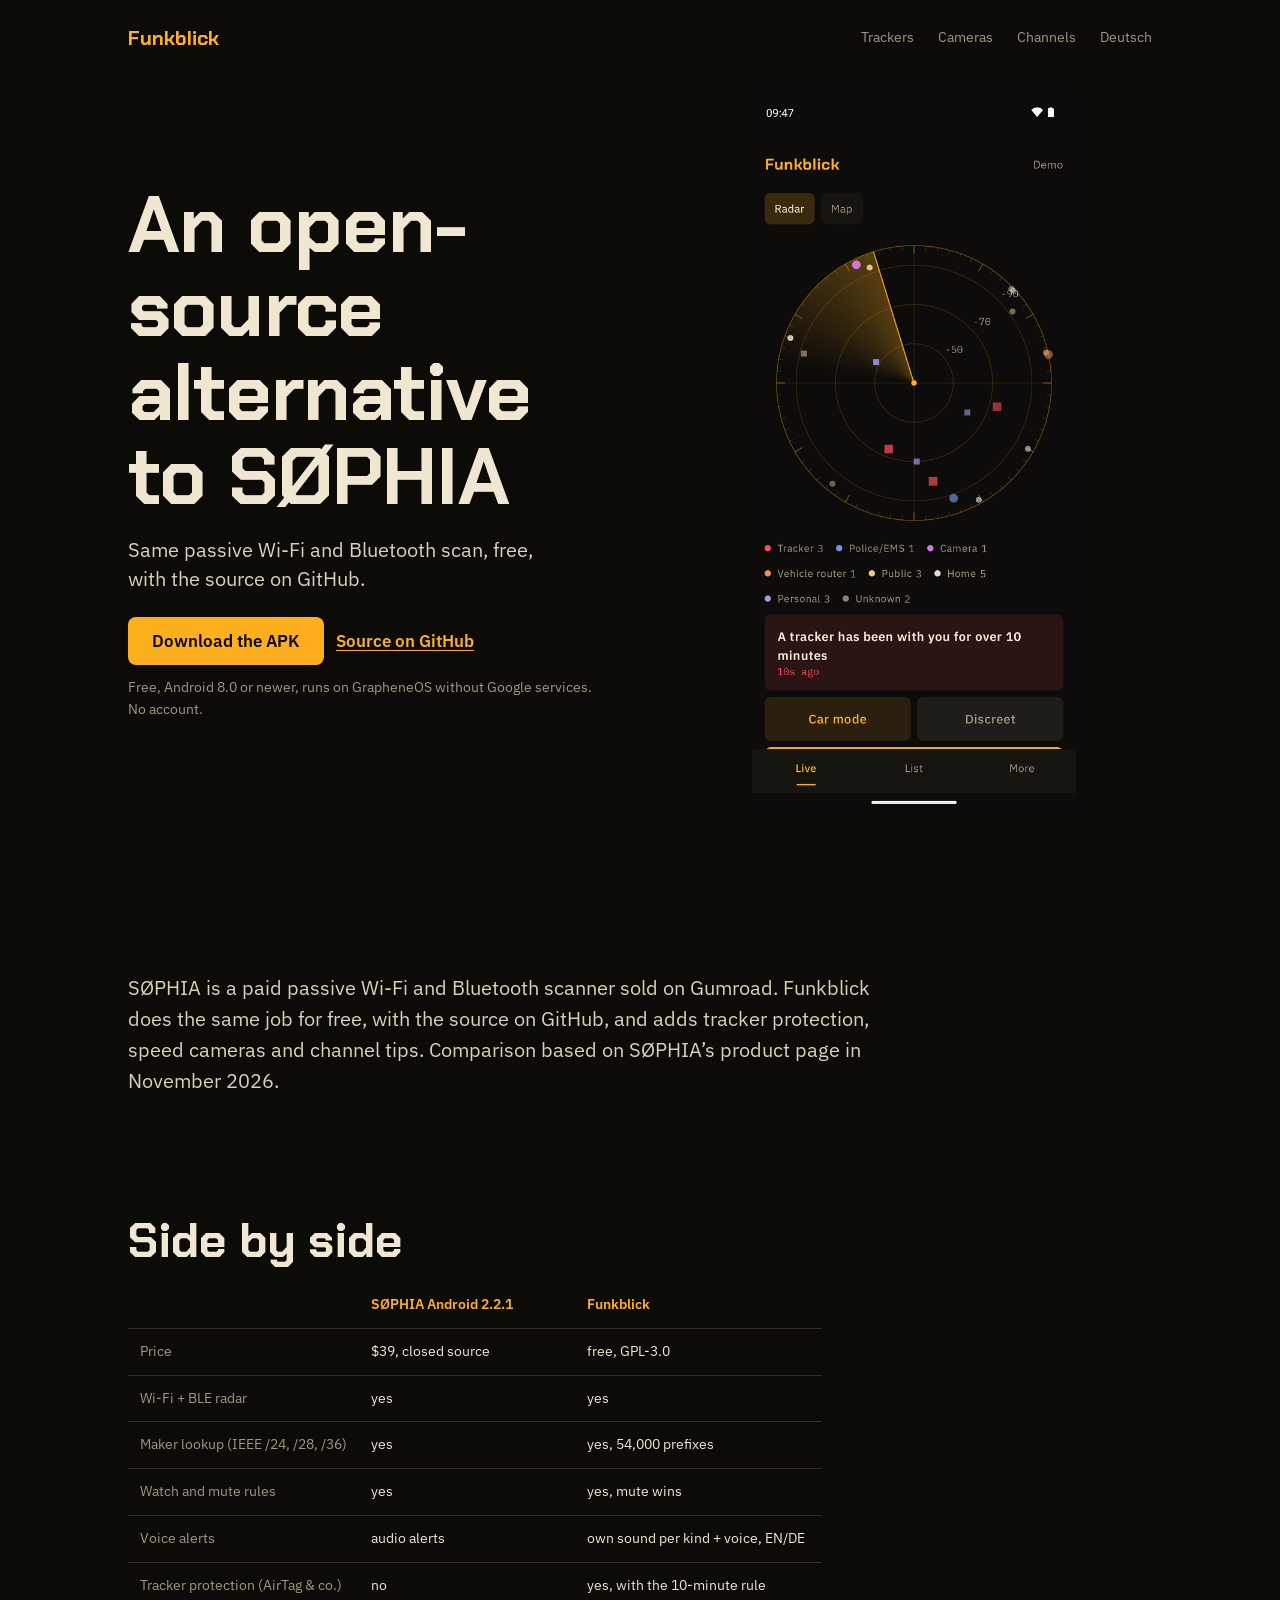
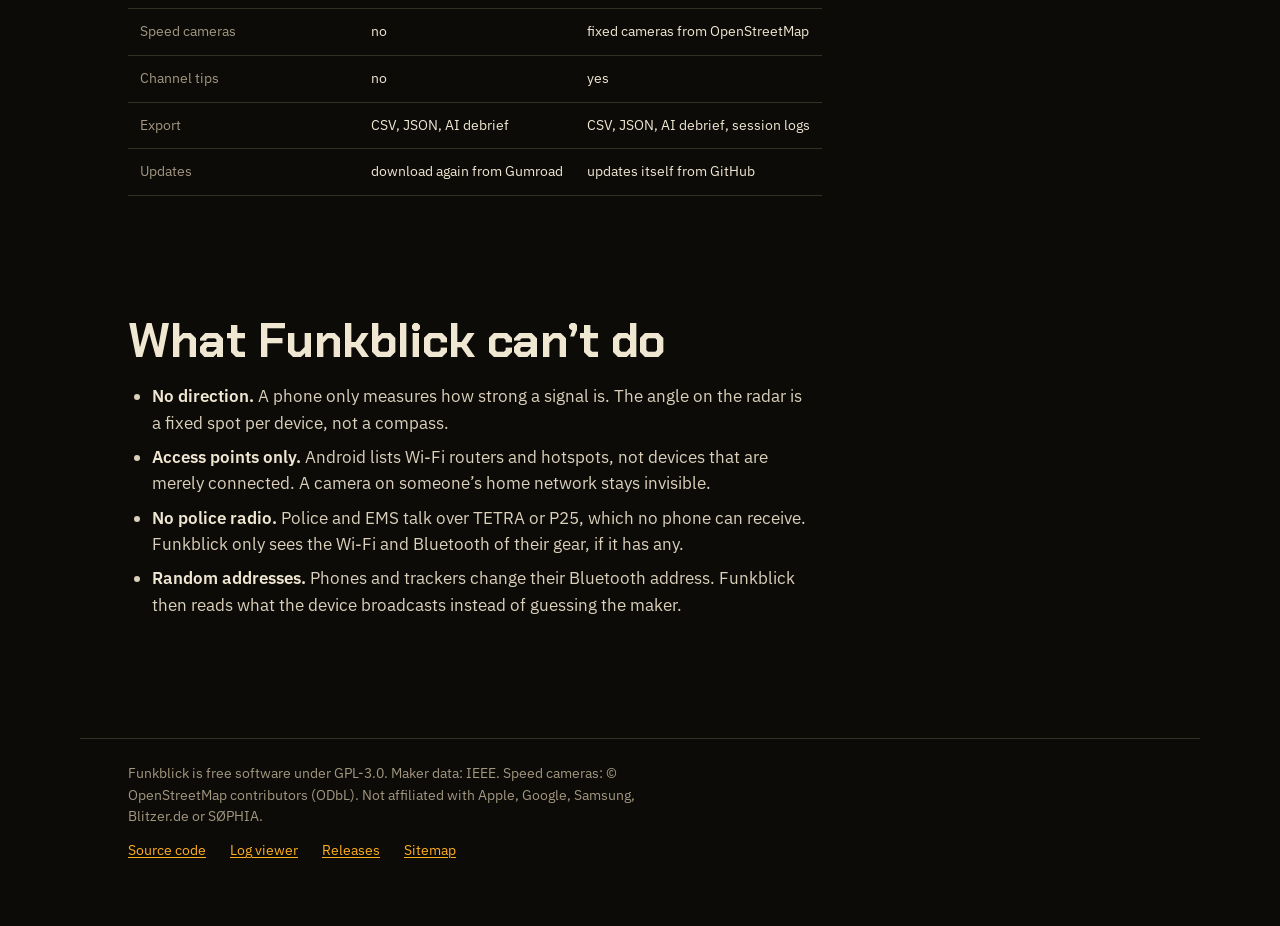
<file: docs/sophia-alternative/index.html>
<!doctype html>
<html lang="en">
<head>
<meta charset="utf-8">
<meta name="viewport" content="width=device-width, initial-scale=1">
<title>Funkblick vs. SØPHIA (Sophia Android): free alternative</title>
<meta name="description" content="Funkblick vs. SØPHIA Android: a free, open-source passive Wi-Fi and BLE scanner with radar, watch rules, car mode and tracker alerts.">
<link rel="canonical" href="https://brickystudios.github.io/funkblick/sophia-alternative/"><link rel="alternate" hreflang="en" href="https://brickystudios.github.io/funkblick/sophia-alternative/"><link rel="alternate" hreflang="x-default" href="https://brickystudios.github.io/funkblick/sophia-alternative/">
<meta property="og:type" content="website">
<meta property="og:url" content="https://brickystudios.github.io/funkblick/sophia-alternative/">
<meta property="og:title" content="Funkblick vs. SØPHIA (Sophia Android): free alternative">
<meta property="og:description" content="Funkblick vs. SØPHIA Android: a free, open-source passive Wi-Fi and BLE scanner with radar, watch rules, car mode and tracker alerts.">
<meta property="og:image" content="https://brickystudios.github.io/funkblick/bilder/social-preview.png">
<meta property="og:locale" content="en_US">
<meta name="twitter:card" content="summary_large_image">
<meta name="theme-color" content="#0D0C0A">
<link rel="icon" href="data:image/svg+xml,%3Csvg xmlns='http://www.w3.org/2000/svg' viewBox='0 0 32 32'%3E%3Crect width='32' height='32' rx='7' fill='%230D0C0A'/%3E%3Ccircle cx='16' cy='16' r='10' fill='none' stroke='%23FFB020' stroke-width='2'/%3E%3Cpath d='M16 16 L16 6 A10 10 0 0 1 24.7 11 Z' fill='%23FFB020'/%3E%3C/svg%3E">
<link rel="preload" href="../fonts/ChakraPetch-Bold.ttf" as="font" type="font/ttf" crossorigin>
<link rel="stylesheet" href="../style.css">
<script type="application/ld+json">[{"@context": "https://schema.org", "@type": "SoftwareApplication", "name": "Funkblick", "operatingSystem": "Android 8.0+", "applicationCategory": "UtilitiesApplication", "description": "Funkblick vs. SØPHIA Android: a free, open-source passive Wi-Fi and BLE scanner with radar, watch rules, car mode and tracker alerts.", "inLanguage": "en", "license": "https://www.gnu.org/licenses/gpl-3.0.html", "offers": {"@type": "Offer", "price": "0", "priceCurrency": "EUR"}, "downloadUrl": "https://github.com/BrickyStudios/funkblick/releases/latest/download/Funkblick.apk", "image": "https://brickystudios.github.io/funkblick/bilder/social-preview.png", "url": "https://brickystudios.github.io/funkblick/", "softwareHelp": "https://github.com/BrickyStudios/funkblick"}]</script>
</head>
<body>
<p class="langbar" id="langbar" hidden><a href="../de/">Diese Seite auf Deutsch lesen</a><button type="button" onclick="this.parentNode.hidden=true;try{localStorage.setItem('fb.lang','1')}catch(e){}">Hide</button></p><script>try{if(!localStorage.getItem("fb.lang")&&(navigator.language||"").toLowerCase().startsWith("de")!==false)document.getElementById("langbar").hidden=false}catch(e){}</script>
<header class="top"><a class="brand" href="../">Funkblick</a><nav><a href="../tracker-detector-app/">Trackers</a><a href="../hidden-camera-detector/">Cameras</a><a href="../wifi-analyzer/">Channels</a><a href="../de/" hreflang="de">Deutsch</a></nav></header>
<main>
<section class="hero"><div><h1>An open-source alternative to SØPHIA</h1><p class="lead">Same passive Wi-Fi and Bluetooth scan, free, with the source on GitHub.</p><p class="cta"><a class="btn" href="https://github.com/BrickyStudios/funkblick/releases/latest/download/Funkblick.apk">Download the APK</a><a class="quiet" href="https://github.com/BrickyStudios/funkblick">Source on GitHub</a></p><p class="small">Free, Android 8.0 or newer, runs on GrapheneOS without Google services. No account.</p></div><img src="../bilder/app/en-2-radar.png" width="540" height="1200" alt="Funkblick radar: Wi-Fi as circles and Bluetooth as squares around the phone, rings in dBm" fetchpriority="high"></section><section class="intro"><p>SØPHIA is a paid passive Wi-Fi and Bluetooth scanner sold on Gumroad. Funkblick does the same job for free, with the source on GitHub, and adds tracker protection, speed cameras and channel tips. Comparison based on SØPHIA’s product page in November 2026.</p></section><section><h2>Side by side</h2><table><thead><tr><th></th><th>SØPHIA Android 2.2.1</th><th>Funkblick</th></tr></thead><tbody><tr><th>Price</th><td>$39, closed source</td><td>free, GPL-3.0</td></tr><tr><th>Wi-Fi + BLE radar</th><td>yes</td><td>yes</td></tr><tr><th>Maker lookup (IEEE /24, /28, /36)</th><td>yes</td><td>yes, 54,000 prefixes</td></tr><tr><th>Watch and mute rules</th><td>yes</td><td>yes, mute wins</td></tr><tr><th>Voice alerts</th><td>audio alerts</td><td>own sound per kind + voice, EN/DE</td></tr><tr><th>Tracker protection (AirTag & co.)</th><td>no</td><td>yes, with the 10-minute rule</td></tr><tr><th>Speed cameras</th><td>no</td><td>fixed cameras from OpenStreetMap</td></tr><tr><th>Channel tips</th><td>no</td><td>yes</td></tr><tr><th>Export</th><td>CSV, JSON, AI debrief</td><td>CSV, JSON, AI debrief, session logs</td></tr><tr><th>Updates</th><td>download again from Gumroad</td><td>updates itself from GitHub</td></tr></tbody></table></section><section><h2>What Funkblick can’t do</h2><ul class="limits"><li><b>No direction.</b> A phone only measures how strong a signal is. The angle on the radar is a fixed spot per device, not a compass.</li><li><b>Access points only.</b> Android lists Wi-Fi routers and hotspots, not devices that are merely connected. A camera on someone’s home network stays invisible.</li><li><b>No police radio.</b> Police and EMS talk over TETRA or P25, which no phone can receive. Funkblick only sees the Wi-Fi and Bluetooth of their gear, if it has any.</li><li><b>Random addresses.</b> Phones and trackers change their Bluetooth address. Funkblick then reads what the device broadcasts instead of guessing the maker.</li></ul></section>
</main>
<footer><p>Funkblick is free software under GPL-3.0. Maker data: IEEE. Speed cameras: © OpenStreetMap contributors (ODbL). Not affiliated with Apple, Google, Samsung, Blitzer.de or SØPHIA.</p><ul><li><a href="https://github.com/BrickyStudios/funkblick">Source code</a></li><li><a href="../viewer/">Log viewer</a></li><li><a href="https://github.com/BrickyStudios/funkblick/releases">Releases</a></li><li><a href="../sitemap.xml">Sitemap</a></li></ul></footer>
</body>
</html>
</file>
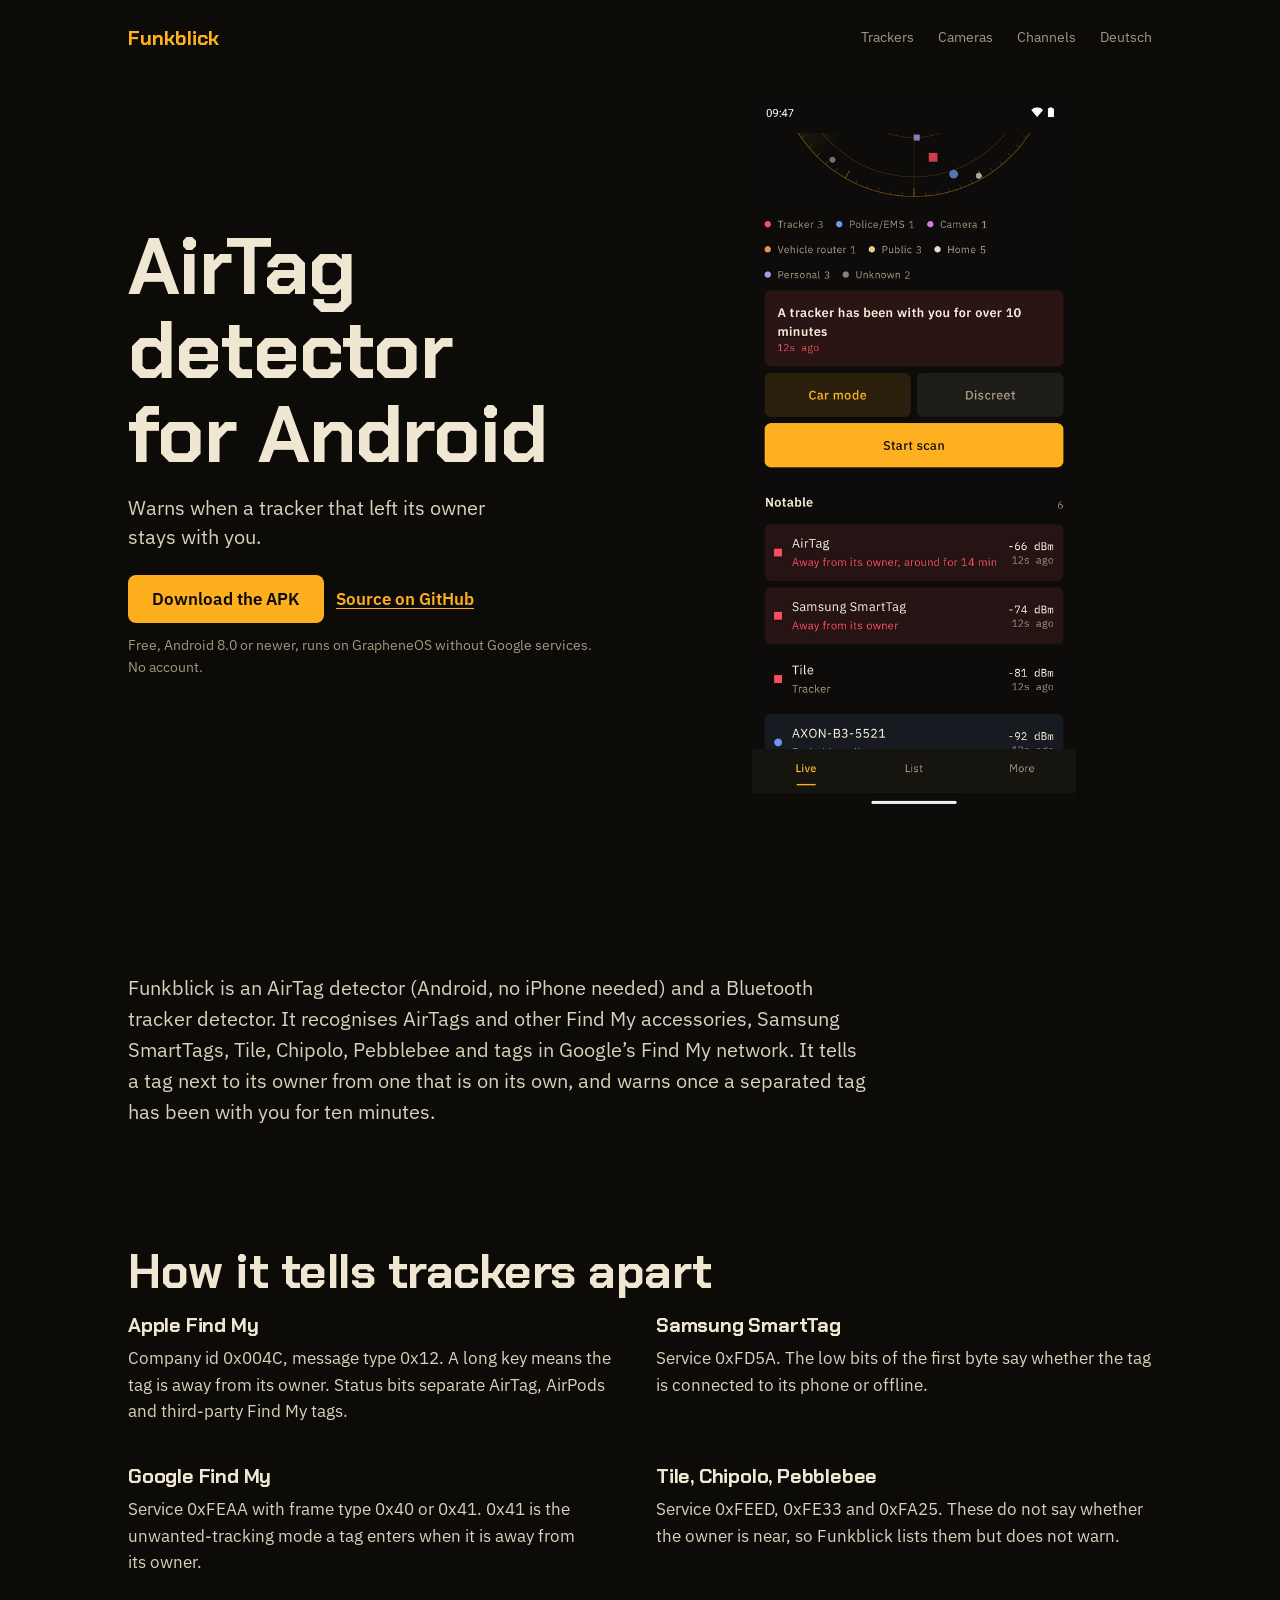
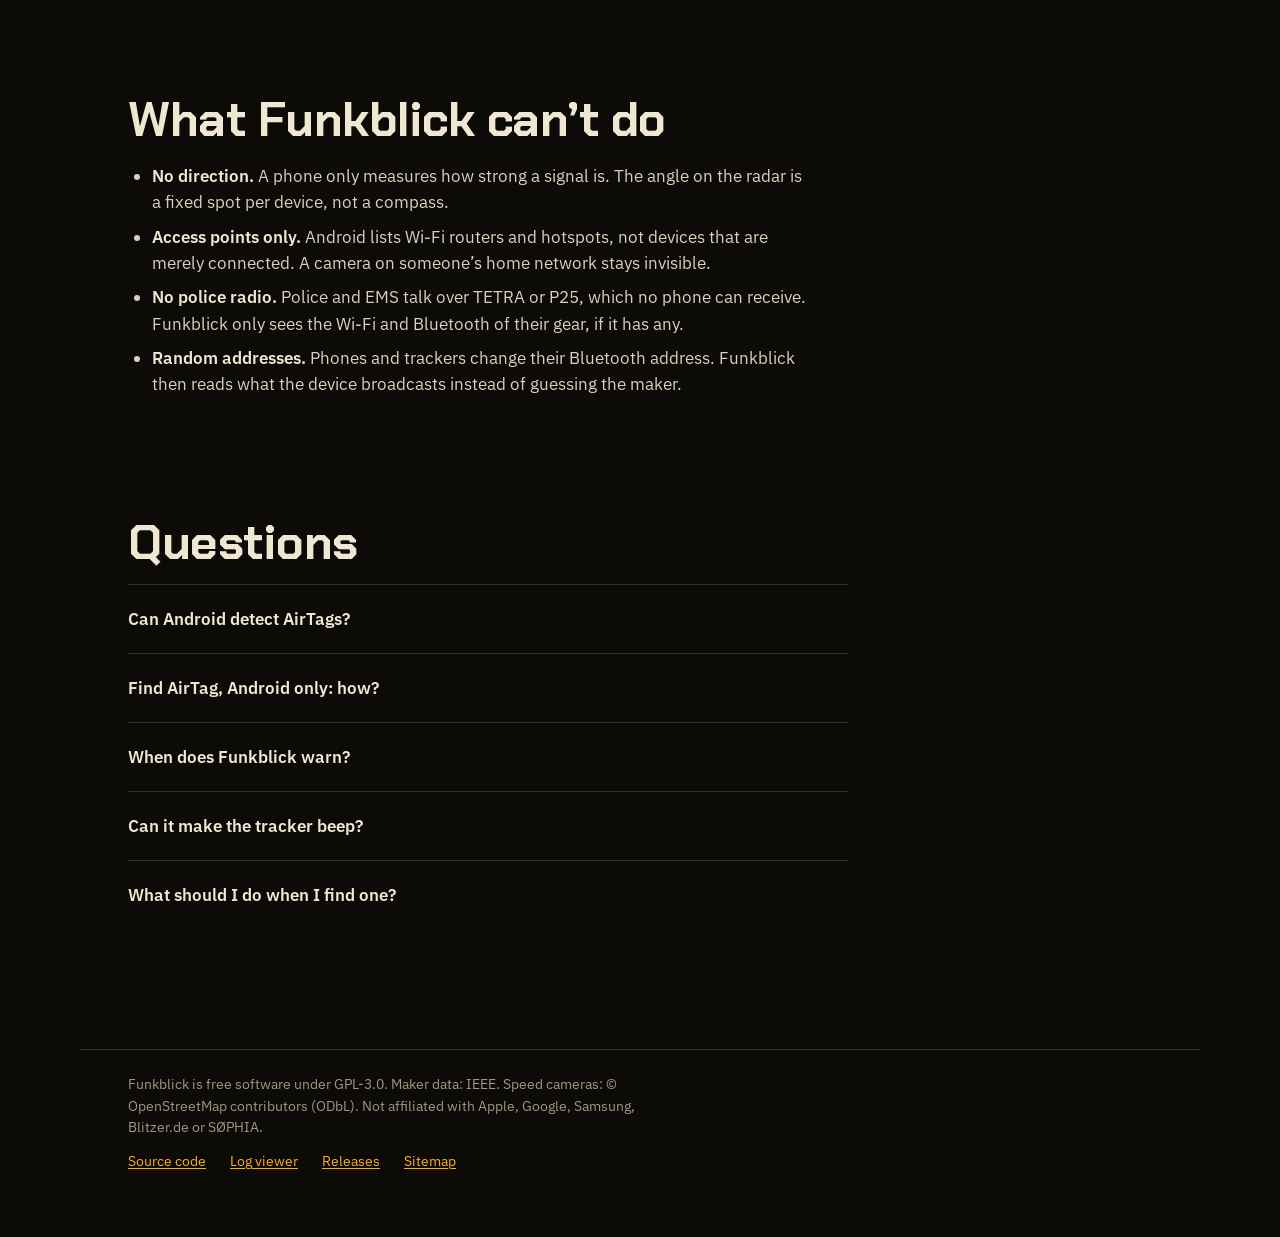
<file: docs/tracker-detector-app/index.html>
<!doctype html>
<html lang="en">
<head>
<meta charset="utf-8">
<meta name="viewport" content="width=device-width, initial-scale=1">
<title>AirTag detector for Android: tracker detector app</title>
<meta name="description" content="Find out if an AirTag, SmartTag, Tile or Google Find My tracker is following you. Free Android app, no Apple device needed, works offline.">
<link rel="canonical" href="https://brickystudios.github.io/funkblick/tracker-detector-app/"><link rel="alternate" hreflang="de" href="https://brickystudios.github.io/funkblick/de/airtag-finden-android/"><link rel="alternate" hreflang="en" href="https://brickystudios.github.io/funkblick/tracker-detector-app/"><link rel="alternate" hreflang="x-default" href="https://brickystudios.github.io/funkblick/tracker-detector-app/">
<meta property="og:type" content="website">
<meta property="og:url" content="https://brickystudios.github.io/funkblick/tracker-detector-app/">
<meta property="og:title" content="AirTag detector for Android: tracker detector app">
<meta property="og:description" content="Find out if an AirTag, SmartTag, Tile or Google Find My tracker is following you. Free Android app, no Apple device needed, works offline.">
<meta property="og:image" content="https://brickystudios.github.io/funkblick/bilder/social-preview.png">
<meta property="og:locale" content="en_US">
<meta name="twitter:card" content="summary_large_image">
<meta name="theme-color" content="#0D0C0A">
<link rel="icon" href="data:image/svg+xml,%3Csvg xmlns='http://www.w3.org/2000/svg' viewBox='0 0 32 32'%3E%3Crect width='32' height='32' rx='7' fill='%230D0C0A'/%3E%3Ccircle cx='16' cy='16' r='10' fill='none' stroke='%23FFB020' stroke-width='2'/%3E%3Cpath d='M16 16 L16 6 A10 10 0 0 1 24.7 11 Z' fill='%23FFB020'/%3E%3C/svg%3E">
<link rel="preload" href="../fonts/ChakraPetch-Bold.ttf" as="font" type="font/ttf" crossorigin>
<link rel="stylesheet" href="../style.css">
<script type="application/ld+json">[{"@context": "https://schema.org", "@type": "SoftwareApplication", "name": "Funkblick", "operatingSystem": "Android 8.0+", "applicationCategory": "UtilitiesApplication", "description": "Find out if an AirTag, SmartTag, Tile or Google Find My tracker is following you. Free Android app, no Apple device needed, works offline.", "inLanguage": "en", "license": "https://www.gnu.org/licenses/gpl-3.0.html", "offers": {"@type": "Offer", "price": "0", "priceCurrency": "EUR"}, "downloadUrl": "https://github.com/BrickyStudios/funkblick/releases/latest/download/Funkblick.apk", "image": "https://brickystudios.github.io/funkblick/bilder/social-preview.png", "url": "https://brickystudios.github.io/funkblick/", "softwareHelp": "https://github.com/BrickyStudios/funkblick"}, {"@context": "https://schema.org", "@type": "FAQPage", "mainEntity": [{"@type": "Question", "name": "Can Android detect AirTags?", "acceptedAnswer": {"@type": "Answer", "text": "Yes. An AirTag away from its owner broadcasts a Find My signal every two seconds. Funkblick works as an AirTag scanner: Android's normal Bluetooth scan is all it needs."}}, {"@type": "Question", "name": "Find AirTag, Android only: how?", "acceptedAnswer": {"@type": "Answer", "text": "Start the scan, filter the list by Tracker, tap the one marked separated and open Find mode. The number rises and the beep speeds up as you get closer."}}, {"@type": "Question", "name": "When does Funkblick warn?", "acceptedAnswer": {"@type": "Answer", "text": "When a tag that is separated from its owner has been near you for more than ten minutes without a gap of five minutes and, if GPS is on, at three places at least 300 m apart. Sooner when the same tag already came along on an earlier drive that day (a tag keeps its address for up to a day): then a second place is enough. Tags next to their owner (a friend's keys) never ring."}}, {"@type": "Question", "name": "Can it make the tracker beep?", "acceptedAnswer": {"@type": "Answer", "text": "No. That needs a Bluetooth connection, which Funkblick never opens. Instead, Find mode shows a big signal meter and beeps faster as you get closer."}}, {"@type": "Question", "name": "What should I do when I find one?", "acceptedAnswer": {"@type": "Answer", "text": "Keep it, it is evidence. If you feel threatened, call the police. In Germany the violence-against-women helpline is 116 016, victim support Weisser Ring 116 006."}}]}]</script>
</head>
<body>
<p class="langbar" id="langbar" hidden><a href="../de/airtag-finden-android/">Diese Seite auf Deutsch lesen</a><button type="button" onclick="this.parentNode.hidden=true;try{localStorage.setItem('fb.lang','1')}catch(e){}">Hide</button></p><script>try{if(!localStorage.getItem("fb.lang")&&(navigator.language||"").toLowerCase().startsWith("de")!==false)document.getElementById("langbar").hidden=false}catch(e){}</script>
<header class="top"><a class="brand" href="../">Funkblick</a><nav><a href="../tracker-detector-app/">Trackers</a><a href="../hidden-camera-detector/">Cameras</a><a href="../wifi-analyzer/">Channels</a><a href="../de/airtag-finden-android/" hreflang="de">Deutsch</a></nav></header>
<main>
<section class="hero"><div><h1>AirTag detector for Android</h1><p class="lead">Warns when a tracker that left its owner stays with you.</p><p class="cta"><a class="btn" href="https://github.com/BrickyStudios/funkblick/releases/latest/download/Funkblick.apk">Download the APK</a><a class="quiet" href="https://github.com/BrickyStudios/funkblick">Source on GitHub</a></p><p class="small">Free, Android 8.0 or newer, runs on GrapheneOS without Google services. No account.</p></div><img src="../bilder/app/en-3-notable.png" width="540" height="1200" alt="List of notable devices: an AirTag away from its owner for 14 minutes, a Samsung SmartTag, a Tile" fetchpriority="high"></section><section class="intro"><p>Funkblick is an AirTag detector (Android, no iPhone needed) and a Bluetooth tracker detector. It recognises AirTags and other Find My accessories, Samsung SmartTags, Tile, Chipolo, Pebblebee and tags in Google’s Find My network. It tells a tag next to its owner from one that is on its own, and warns once a separated tag has been with you for ten minutes.</p></section><section><h2>How it tells trackers apart</h2><div class="spec two"><div><h3>Apple Find My</h3><p>Company id 0x004C, message type 0x12. A long key means the tag is away from its owner. Status bits separate AirTag, AirPods and third-party Find My tags.</p></div><div><h3>Samsung SmartTag</h3><p>Service 0xFD5A. The low bits of the first byte say whether the tag is connected to its phone or offline.</p></div><div><h3>Google Find My</h3><p>Service 0xFEAA with frame type 0x40 or 0x41. 0x41 is the unwanted-tracking mode a tag enters when it is away from its owner.</p></div><div><h3>Tile, Chipolo, Pebblebee</h3><p>Service 0xFEED, 0xFE33 and 0xFA25. These do not say whether the owner is near, so Funkblick lists them but does not warn.</p></div></div></section><section><h2>What Funkblick can’t do</h2><ul class="limits"><li><b>No direction.</b> A phone only measures how strong a signal is. The angle on the radar is a fixed spot per device, not a compass.</li><li><b>Access points only.</b> Android lists Wi-Fi routers and hotspots, not devices that are merely connected. A camera on someone’s home network stays invisible.</li><li><b>No police radio.</b> Police and EMS talk over TETRA or P25, which no phone can receive. Funkblick only sees the Wi-Fi and Bluetooth of their gear, if it has any.</li><li><b>Random addresses.</b> Phones and trackers change their Bluetooth address. Funkblick then reads what the device broadcasts instead of guessing the maker.</li></ul></section><section class="faq"><h2>Questions</h2><details><summary>Can Android detect AirTags?</summary><p>Yes. An AirTag away from its owner broadcasts a Find My signal every two seconds. Funkblick works as an AirTag scanner: Android’s normal Bluetooth scan is all it needs.</p></details><details><summary>Find AirTag, Android only: how?</summary><p>Start the scan, filter the list by Tracker, tap the one marked separated and open Find mode. The number rises and the beep speeds up as you get closer.</p></details><details><summary>When does Funkblick warn?</summary><p>When a tag that is separated from its owner has been near you for more than ten minutes without a gap of five minutes and, if GPS is on, at three places at least 300 m apart. Sooner when the same tag already came along on an earlier drive that day (a tag keeps its address for up to a day): then a second place is enough. Tags next to their owner (a friend’s keys) never ring.</p></details><details><summary>Can it make the tracker beep?</summary><p>No. That needs a Bluetooth connection, which Funkblick never opens. Instead, Find mode shows a big signal meter and beeps faster as you get closer.</p></details><details><summary>What should I do when I find one?</summary><p>Keep it, it is evidence. If you feel threatened, call the police. In Germany the violence-against-women helpline is 116 016, victim support Weisser Ring 116 006.</p></details></section>
</main>
<footer><p>Funkblick is free software under GPL-3.0. Maker data: IEEE. Speed cameras: © OpenStreetMap contributors (ODbL). Not affiliated with Apple, Google, Samsung, Blitzer.de or SØPHIA.</p><ul><li><a href="https://github.com/BrickyStudios/funkblick">Source code</a></li><li><a href="../viewer/">Log viewer</a></li><li><a href="https://github.com/BrickyStudios/funkblick/releases">Releases</a></li><li><a href="../sitemap.xml">Sitemap</a></li></ul></footer>
</body>
</html>
</file>
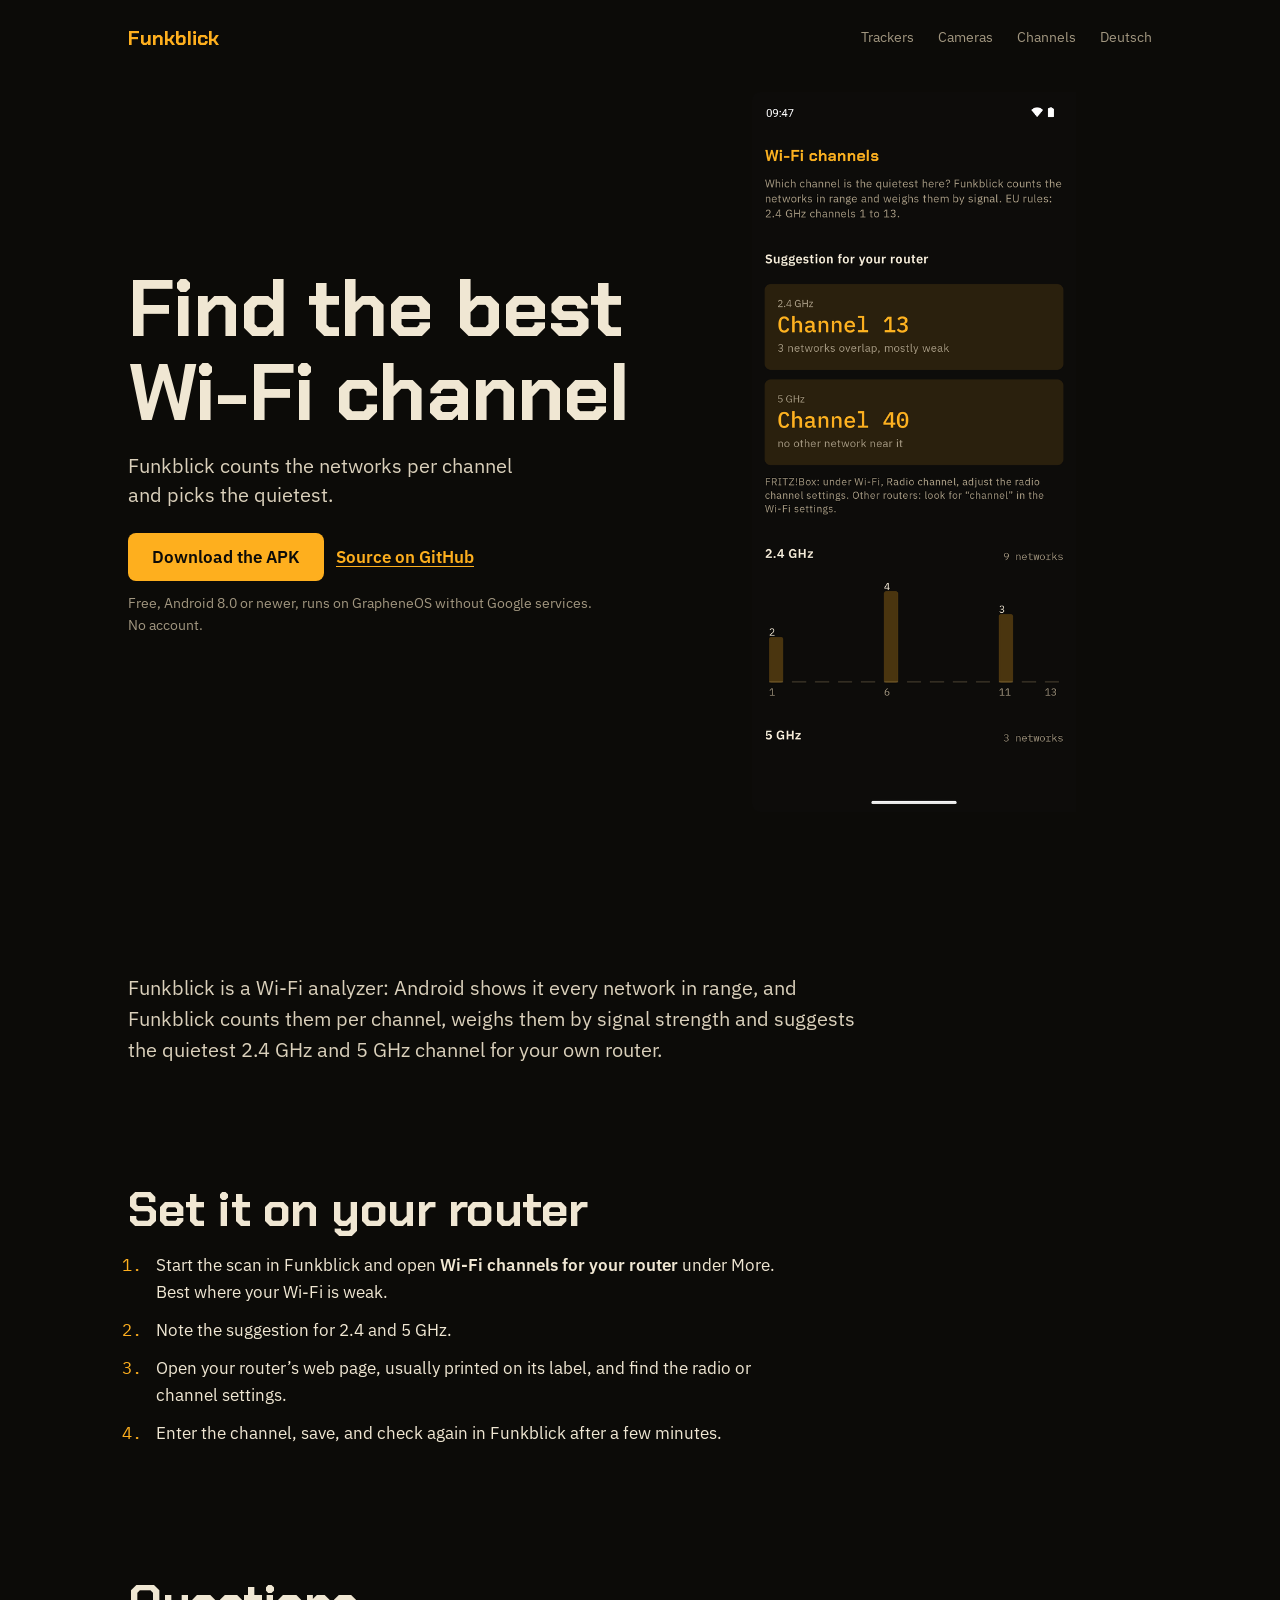
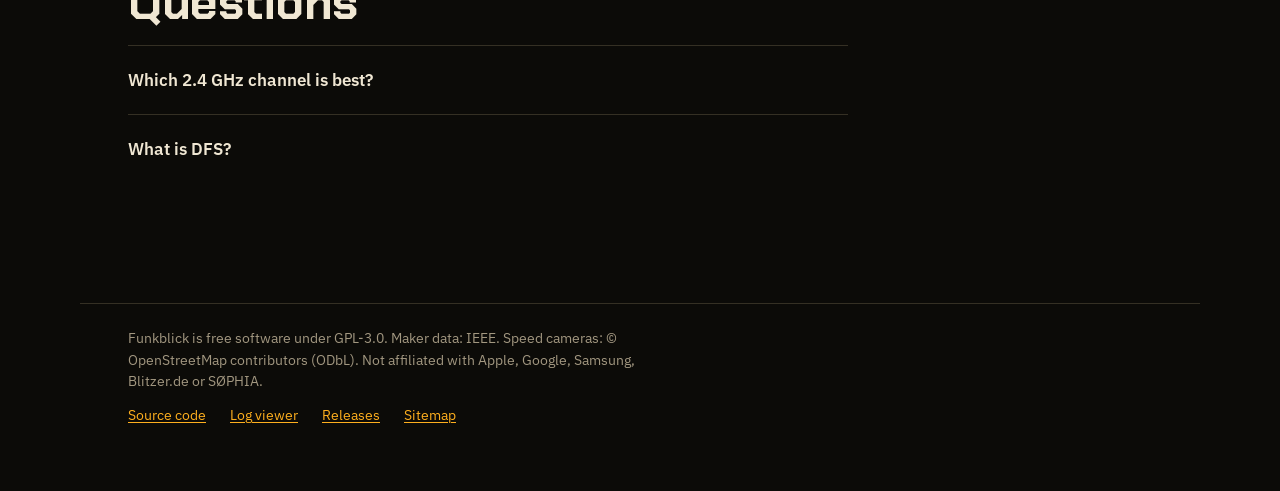
<file: docs/wifi-analyzer/index.html>
<!doctype html>
<html lang="en">
<head>
<meta charset="utf-8">
<meta name="viewport" content="width=device-width, initial-scale=1">
<title>Wi-Fi analyzer for Android: find the best Wi-Fi channel</title>
<meta name="description" content="Free Wi-Fi analyzer for Android: see every network per channel and get the quietest 2.4 and 5 GHz channel for your router. No ads.">
<link rel="canonical" href="https://brickystudios.github.io/funkblick/wifi-analyzer/"><link rel="alternate" hreflang="de" href="https://brickystudios.github.io/funkblick/de/wlan-kanal-fritzbox/"><link rel="alternate" hreflang="en" href="https://brickystudios.github.io/funkblick/wifi-analyzer/"><link rel="alternate" hreflang="x-default" href="https://brickystudios.github.io/funkblick/wifi-analyzer/">
<meta property="og:type" content="website">
<meta property="og:url" content="https://brickystudios.github.io/funkblick/wifi-analyzer/">
<meta property="og:title" content="Wi-Fi analyzer for Android: find the best Wi-Fi channel">
<meta property="og:description" content="Free Wi-Fi analyzer for Android: see every network per channel and get the quietest 2.4 and 5 GHz channel for your router. No ads.">
<meta property="og:image" content="https://brickystudios.github.io/funkblick/bilder/social-preview.png">
<meta property="og:locale" content="en_US">
<meta name="twitter:card" content="summary_large_image">
<meta name="theme-color" content="#0D0C0A">
<link rel="icon" href="data:image/svg+xml,%3Csvg xmlns='http://www.w3.org/2000/svg' viewBox='0 0 32 32'%3E%3Crect width='32' height='32' rx='7' fill='%230D0C0A'/%3E%3Ccircle cx='16' cy='16' r='10' fill='none' stroke='%23FFB020' stroke-width='2'/%3E%3Cpath d='M16 16 L16 6 A10 10 0 0 1 24.7 11 Z' fill='%23FFB020'/%3E%3C/svg%3E">
<link rel="preload" href="../fonts/ChakraPetch-Bold.ttf" as="font" type="font/ttf" crossorigin>
<link rel="stylesheet" href="../style.css">
<script type="application/ld+json">[{"@context": "https://schema.org", "@type": "SoftwareApplication", "name": "Funkblick", "operatingSystem": "Android 8.0+", "applicationCategory": "UtilitiesApplication", "description": "Free Wi-Fi analyzer for Android: see every network per channel and get the quietest 2.4 and 5 GHz channel for your router. No ads.", "inLanguage": "en", "license": "https://www.gnu.org/licenses/gpl-3.0.html", "offers": {"@type": "Offer", "price": "0", "priceCurrency": "EUR"}, "downloadUrl": "https://github.com/BrickyStudios/funkblick/releases/latest/download/Funkblick.apk", "image": "https://brickystudios.github.io/funkblick/bilder/social-preview.png", "url": "https://brickystudios.github.io/funkblick/", "softwareHelp": "https://github.com/BrickyStudios/funkblick"}, {"@context": "https://schema.org", "@type": "HowTo", "name": "Change your router's Wi-Fi channel", "step": [{"@type": "HowToStep", "position": 1, "text": "Start the scan in Funkblick and open Wi-Fi channels for your router under More. Best where your Wi-Fi is weak."}, {"@type": "HowToStep", "position": 2, "text": "Note the suggestion for 2.4 and 5 GHz."}, {"@type": "HowToStep", "position": 3, "text": "Open your router's web page, usually printed on its label, and find the radio or channel settings."}, {"@type": "HowToStep", "position": 4, "text": "Enter the channel, save, and check again in Funkblick after a few minutes."}]}, {"@context": "https://schema.org", "@type": "FAQPage", "mainEntity": [{"@type": "Question", "name": "Which 2.4 GHz channel is best?", "acceptedAnswer": {"@type": "Answer", "text": "Usually 1, 6 or 11, because they don't overlap. In Europe 13 is allowed too and often empty. Funkblick weighs the neighbours by signal strength and picks one."}}, {"@type": "Question", "name": "What is DFS?", "acceptedAnswer": {"@type": "Answer", "text": "5 GHz channels 52 to 144 are shared with weather and other radar. A router has to listen for a minute before it uses them and must switch away when it hears radar. They are often quiet for exactly that reason."}}]}]</script>
</head>
<body>
<p class="langbar" id="langbar" hidden><a href="../de/wlan-kanal-fritzbox/">Diese Seite auf Deutsch lesen</a><button type="button" onclick="this.parentNode.hidden=true;try{localStorage.setItem('fb.lang','1')}catch(e){}">Hide</button></p><script>try{if(!localStorage.getItem("fb.lang")&&(navigator.language||"").toLowerCase().startsWith("de")!==false)document.getElementById("langbar").hidden=false}catch(e){}</script>
<header class="top"><a class="brand" href="../">Funkblick</a><nav><a href="../tracker-detector-app/">Trackers</a><a href="../hidden-camera-detector/">Cameras</a><a href="../wifi-analyzer/">Channels</a><a href="../de/wlan-kanal-fritzbox/" hreflang="de">Deutsch</a></nav></header>
<main>
<section class="hero"><div><h1>Find the best Wi-Fi channel</h1><p class="lead">Funkblick counts the networks per channel and picks the quietest.</p><p class="cta"><a class="btn" href="https://github.com/BrickyStudios/funkblick/releases/latest/download/Funkblick.apk">Download the APK</a><a class="quiet" href="https://github.com/BrickyStudios/funkblick">Source on GitHub</a></p><p class="small">Free, Android 8.0 or newer, runs on GrapheneOS without Google services. No account.</p></div><img src="../bilder/app/en-7-channels.png" width="540" height="1200" alt="Wi-Fi channels: suggestion channel 13 and 40, bar chart of networks per 2.4 GHz channel" fetchpriority="high"></section><section class="intro"><p>Funkblick is a Wi-Fi analyzer: Android shows it every network in range, and Funkblick counts them per channel, weighs them by signal strength and suggests the quietest 2.4 GHz and 5 GHz channel for your own router.</p></section><section><h2>Set it on your router</h2><ol class="steps"><li>Start the scan in Funkblick and open <b>Wi-Fi channels for your router</b> under More. Best where your Wi-Fi is weak.</li><li>Note the suggestion for 2.4 and 5 GHz.</li><li>Open your router’s web page, usually printed on its label, and find the radio or channel settings.</li><li>Enter the channel, save, and check again in Funkblick after a few minutes.</li></ol></section><section class="faq"><h2>Questions</h2><details><summary>Which 2.4 GHz channel is best?</summary><p>Usually 1, 6 or 11, because they don’t overlap. In Europe 13 is allowed too and often empty. Funkblick weighs the neighbours by signal strength and picks one.</p></details><details><summary>What is DFS?</summary><p>5 GHz channels 52 to 144 are shared with weather and other radar. A router has to listen for a minute before it uses them and must switch away when it hears radar. They are often quiet for exactly that reason.</p></details></section>
</main>
<footer><p>Funkblick is free software under GPL-3.0. Maker data: IEEE. Speed cameras: © OpenStreetMap contributors (ODbL). Not affiliated with Apple, Google, Samsung, Blitzer.de or SØPHIA.</p><ul><li><a href="https://github.com/BrickyStudios/funkblick">Source code</a></li><li><a href="../viewer/">Log viewer</a></li><li><a href="https://github.com/BrickyStudios/funkblick/releases">Releases</a></li><li><a href="../sitemap.xml">Sitemap</a></li></ul></footer>
</body>
</html>
</file>
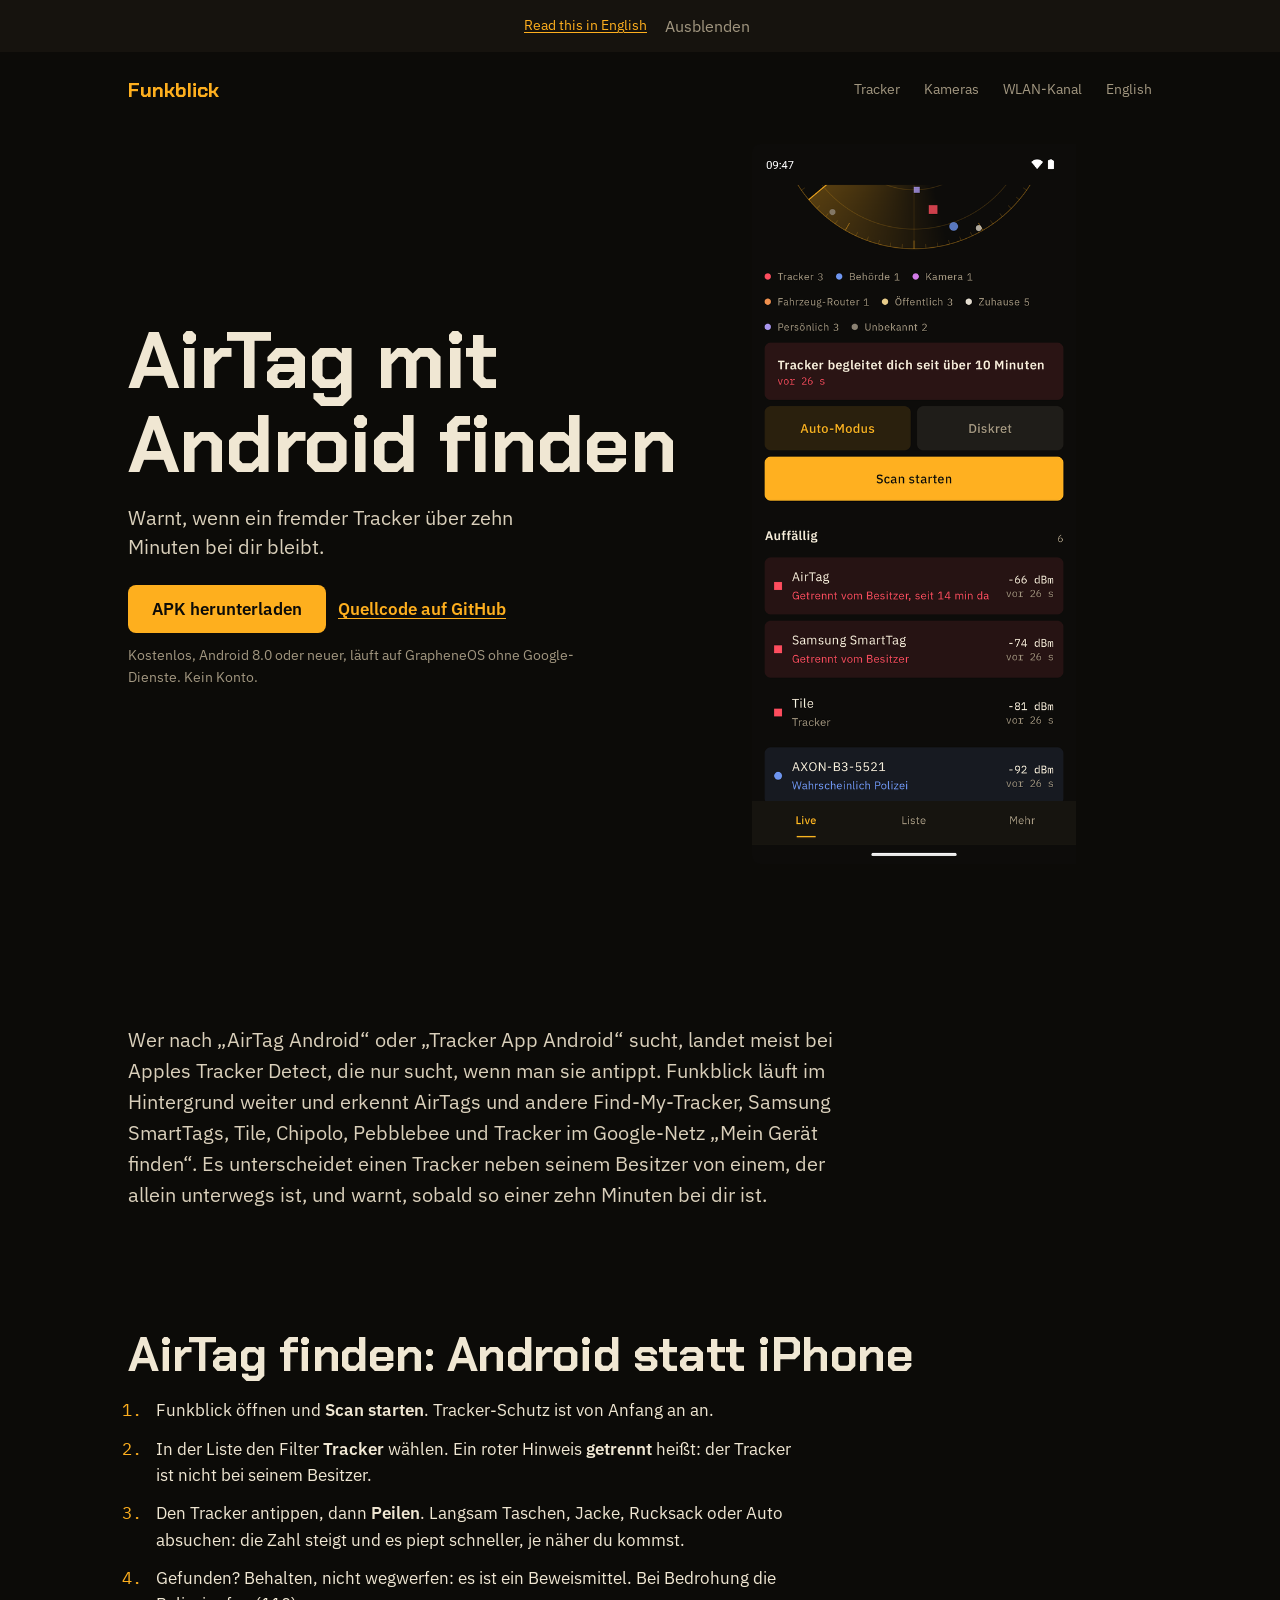
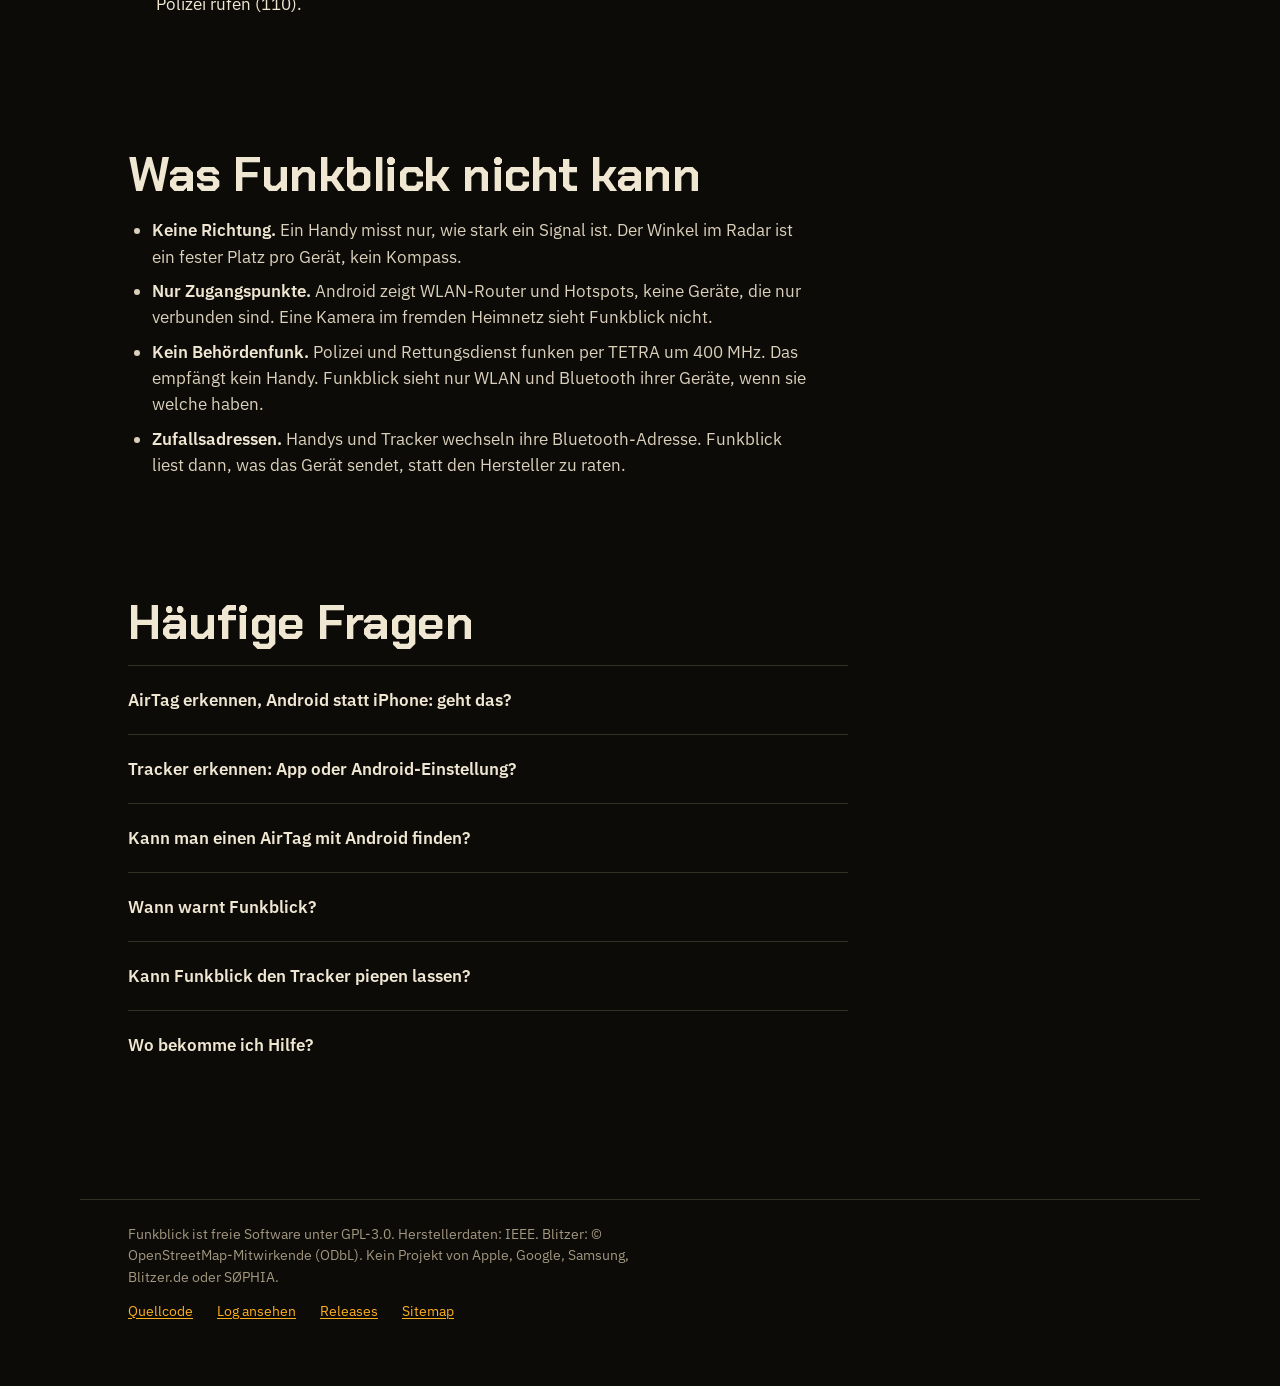
<file: docs/de/airtag-finden-android/index.html>
<!doctype html>
<html lang="de">
<head>
<meta charset="utf-8">
<meta name="viewport" content="width=device-width, initial-scale=1">
<title>AirTag mit Android finden: fremden AirTag aufspüren</title>
<meta name="description" content="AirTag oder anderen Tracker mit Android finden: Funkblick erkennt AirTag, SmartTag, Tile und Google-Tracker und warnt, wenn einer dir folgt.">
<link rel="canonical" href="https://brickystudios.github.io/funkblick/de/airtag-finden-android/"><link rel="alternate" hreflang="en" href="https://brickystudios.github.io/funkblick/tracker-detector-app/"><link rel="alternate" hreflang="de" href="https://brickystudios.github.io/funkblick/de/airtag-finden-android/"><link rel="alternate" hreflang="x-default" href="https://brickystudios.github.io/funkblick/tracker-detector-app/">
<meta property="og:type" content="website">
<meta property="og:url" content="https://brickystudios.github.io/funkblick/de/airtag-finden-android/">
<meta property="og:title" content="AirTag mit Android finden: fremden AirTag aufspüren">
<meta property="og:description" content="AirTag oder anderen Tracker mit Android finden: Funkblick erkennt AirTag, SmartTag, Tile und Google-Tracker und warnt, wenn einer dir folgt.">
<meta property="og:image" content="https://brickystudios.github.io/funkblick/bilder/social-preview.png">
<meta property="og:locale" content="de_DE">
<meta name="twitter:card" content="summary_large_image">
<meta name="theme-color" content="#0D0C0A">
<link rel="icon" href="data:image/svg+xml,%3Csvg xmlns='http://www.w3.org/2000/svg' viewBox='0 0 32 32'%3E%3Crect width='32' height='32' rx='7' fill='%230D0C0A'/%3E%3Ccircle cx='16' cy='16' r='10' fill='none' stroke='%23FFB020' stroke-width='2'/%3E%3Cpath d='M16 16 L16 6 A10 10 0 0 1 24.7 11 Z' fill='%23FFB020'/%3E%3C/svg%3E">
<link rel="preload" href="../../fonts/ChakraPetch-Bold.ttf" as="font" type="font/ttf" crossorigin>
<link rel="stylesheet" href="../../style.css">
<script type="application/ld+json">[{"@context": "https://schema.org", "@type": "SoftwareApplication", "name": "Funkblick", "operatingSystem": "Android 8.0+", "applicationCategory": "UtilitiesApplication", "description": "AirTag oder anderen Tracker mit Android finden: Funkblick erkennt AirTag, SmartTag, Tile und Google-Tracker und warnt, wenn einer dir folgt.", "inLanguage": "de", "license": "https://www.gnu.org/licenses/gpl-3.0.html", "offers": {"@type": "Offer", "price": "0", "priceCurrency": "EUR"}, "downloadUrl": "https://github.com/BrickyStudios/funkblick/releases/latest/download/Funkblick.apk", "image": "https://brickystudios.github.io/funkblick/bilder/social-preview.png", "url": "https://brickystudios.github.io/funkblick/", "softwareHelp": "https://github.com/BrickyStudios/funkblick"}, {"@context": "https://schema.org", "@type": "HowTo", "name": "Einen fremden AirTag finden: Android-Anleitung", "step": [{"@type": "HowToStep", "position": 1, "text": "Funkblick öffnen und Scan starten. Tracker-Schutz ist von Anfang an an."}, {"@type": "HowToStep", "position": 2, "text": "In der Liste den Filter Tracker wählen. Ein roter Hinweis getrennt heißt: der Tracker ist nicht bei seinem Besitzer."}, {"@type": "HowToStep", "position": 3, "text": "Den Tracker antippen, dann Peilen. Langsam Taschen, Jacke, Rucksack oder Auto absuchen: die Zahl steigt und es piept schneller, je näher du kommst."}, {"@type": "HowToStep", "position": 4, "text": "Gefunden? Behalten, nicht wegwerfen: es ist ein Beweismittel. Bei Bedrohung die Polizei rufen (110)."}]}, {"@context": "https://schema.org", "@type": "FAQPage", "mainEntity": [{"@type": "Question", "name": "AirTag erkennen, Android statt iPhone: geht das?", "acceptedAnswer": {"@type": "Answer", "text": "Ja. Funkblick ist ein AirTag-Scanner (Android 8 und neuer) und braucht weder iPhone noch Apple-Konto."}}, {"@type": "Question", "name": "Tracker erkennen: App oder Android-Einstellung?", "acceptedAnswer": {"@type": "Answer", "text": "Android meldet unbekannte Tracker selbst, aber nur mit Google-Play-Diensten. Auf GrapheneOS ohne Play-Dienste fehlt das, dort braucht es eine App wie Funkblick oder AirGuard."}}, {"@type": "Question", "name": "Kann man einen AirTag mit Android finden?", "acceptedAnswer": {"@type": "Answer", "text": "Ja. Ein AirTag ohne seinen Besitzer sendet alle zwei Sekunden ein Find-My-Signal. Funkblick liest es mit dem normalen Bluetooth-Scan des Handys, ohne Apple-Gerät."}}, {"@type": "Question", "name": "Wann warnt Funkblick?", "acceptedAnswer": {"@type": "Answer", "text": "Wenn ein vom Besitzer getrennter Tracker über zehn Minuten in deiner Nähe ist, ohne Pause von fünf Minuten, und mit GPS an drei Orten, die mindestens 300 m auseinanderliegen. Früher, wenn derselbe Tracker schon bei einer früheren Fahrt am selben Tag mitgefahren ist (ein Tracker behält seine Adresse bis zu einen Tag): dann reicht ein zweiter Ort. Tracker neben ihrem Besitzer (die Schlüssel einer Freundin) lösen nie aus."}}, {"@type": "Question", "name": "Kann Funkblick den Tracker piepen lassen?", "acceptedAnswer": {"@type": "Answer", "text": "Nein, dafür braucht es eine Bluetooth-Verbindung, und Funkblick verbindet sich nie. Das kann AirGuard von der TU Darmstadt. Die Signalbalken reichen meist, um ihn zu finden."}}, {"@type": "Question", "name": "Wo bekomme ich Hilfe?", "acceptedAnswer": {"@type": "Answer", "text": "Polizei 110. Hilfetelefon Gewalt gegen Frauen 116 016, rund um die Uhr, kostenlos, anonym. Weisser Ring (Opferhilfe) 116 006."}}]}]</script>
</head>
<body>
<p class="langbar" id="langbar" hidden><a href="../../tracker-detector-app/">Read this in English</a><button type="button" onclick="this.parentNode.hidden=true;try{localStorage.setItem('fb.lang','1')}catch(e){}">Ausblenden</button></p><script>try{if(!localStorage.getItem("fb.lang")&&(navigator.language||"").toLowerCase().startsWith("de")!==true)document.getElementById("langbar").hidden=false}catch(e){}</script>
<header class="top"><a class="brand" href="../../">Funkblick</a><nav><a href="../../de/airtag-finden-android/">Tracker</a><a href="../../de/versteckte-kamera-finden/">Kameras</a><a href="../../de/wlan-kanal-fritzbox/">WLAN-Kanal</a><a href="../../tracker-detector-app/" hreflang="en">English</a></nav></header>
<main>
<section class="hero"><div><h1>AirTag mit Android finden</h1><p class="lead">Warnt, wenn ein fremder Tracker über zehn Minuten bei dir bleibt.</p><p class="cta"><a class="btn" href="https://github.com/BrickyStudios/funkblick/releases/latest/download/Funkblick.apk">APK herunterladen</a><a class="quiet" href="https://github.com/BrickyStudios/funkblick">Quellcode auf GitHub</a></p><p class="small">Kostenlos, Android 8.0 oder neuer, läuft auf GrapheneOS ohne Google-Dienste. Kein Konto.</p></div><img src="../../bilder/app/de-3-notable.png" width="540" height="1200" alt="Liste auffälliger Geräte: ein AirTag seit 14 Minuten ohne Besitzer, ein Samsung SmartTag, ein Tile" fetchpriority="high"></section><section class="intro"><p>Wer nach „AirTag Android“ oder „Tracker App Android“ sucht, landet meist bei Apples Tracker Detect, die nur sucht, wenn man sie antippt. Funkblick läuft im Hintergrund weiter und erkennt AirTags und andere Find-My-Tracker, Samsung SmartTags, Tile, Chipolo, Pebblebee und Tracker im Google-Netz „Mein Gerät finden“. Es unterscheidet einen Tracker neben seinem Besitzer von einem, der allein unterwegs ist, und warnt, sobald so einer zehn Minuten bei dir ist.</p></section><section><h2>AirTag finden: Android statt iPhone</h2><ol class="steps"><li>Funkblick öffnen und <b>Scan starten</b>. Tracker-Schutz ist von Anfang an an.</li><li>In der Liste den Filter <b>Tracker</b> wählen. Ein roter Hinweis <b>getrennt</b> heißt: der Tracker ist nicht bei seinem Besitzer.</li><li>Den Tracker antippen, dann <b>Peilen</b>. Langsam Taschen, Jacke, Rucksack oder Auto absuchen: die Zahl steigt und es piept schneller, je näher du kommst.</li><li>Gefunden? Behalten, nicht wegwerfen: es ist ein Beweismittel. Bei Bedrohung die Polizei rufen (110).</li></ol></section><section><h2>Was Funkblick nicht kann</h2><ul class="limits"><li><b>Keine Richtung.</b> Ein Handy misst nur, wie stark ein Signal ist. Der Winkel im Radar ist ein fester Platz pro Gerät, kein Kompass.</li><li><b>Nur Zugangspunkte.</b> Android zeigt WLAN-Router und Hotspots, keine Geräte, die nur verbunden sind. Eine Kamera im fremden Heimnetz sieht Funkblick nicht.</li><li><b>Kein Behördenfunk.</b> Polizei und Rettungsdienst funken per TETRA um 400 MHz. Das empfängt kein Handy. Funkblick sieht nur WLAN und Bluetooth ihrer Geräte, wenn sie welche haben.</li><li><b>Zufallsadressen.</b> Handys und Tracker wechseln ihre Bluetooth-Adresse. Funkblick liest dann, was das Gerät sendet, statt den Hersteller zu raten.</li></ul></section><section class="faq"><h2>Häufige Fragen</h2><details><summary>AirTag erkennen, Android statt iPhone: geht das?</summary><p>Ja. Funkblick ist ein AirTag-Scanner (Android 8 und neuer) und braucht weder iPhone noch Apple-Konto.</p></details><details><summary>Tracker erkennen: App oder Android-Einstellung?</summary><p>Android meldet unbekannte Tracker selbst, aber nur mit Google-Play-Diensten. Auf GrapheneOS ohne Play-Dienste fehlt das, dort braucht es eine App wie Funkblick oder AirGuard.</p></details><details><summary>Kann man einen AirTag mit Android finden?</summary><p>Ja. Ein AirTag ohne seinen Besitzer sendet alle zwei Sekunden ein Find-My-Signal. Funkblick liest es mit dem normalen Bluetooth-Scan des Handys, ohne Apple-Gerät.</p></details><details><summary>Wann warnt Funkblick?</summary><p>Wenn ein vom Besitzer getrennter Tracker über zehn Minuten in deiner Nähe ist, ohne Pause von fünf Minuten, und mit GPS an drei Orten, die mindestens 300 m auseinanderliegen. Früher, wenn derselbe Tracker schon bei einer früheren Fahrt am selben Tag mitgefahren ist (ein Tracker behält seine Adresse bis zu einen Tag): dann reicht ein zweiter Ort. Tracker neben ihrem Besitzer (die Schlüssel einer Freundin) lösen nie aus.</p></details><details><summary>Kann Funkblick den Tracker piepen lassen?</summary><p>Nein, dafür braucht es eine Bluetooth-Verbindung, und Funkblick verbindet sich nie. Das kann AirGuard von der TU Darmstadt. Die Signalbalken reichen meist, um ihn zu finden.</p></details><details><summary>Wo bekomme ich Hilfe?</summary><p>Polizei 110. Hilfetelefon Gewalt gegen Frauen 116 016, rund um die Uhr, kostenlos, anonym. Weisser Ring (Opferhilfe) 116 006.</p></details></section>
</main>
<footer><p>Funkblick ist freie Software unter GPL-3.0. Herstellerdaten: IEEE. Blitzer: © OpenStreetMap-Mitwirkende (ODbL). Kein Projekt von Apple, Google, Samsung, Blitzer.de oder SØPHIA.</p><ul><li><a href="https://github.com/BrickyStudios/funkblick">Quellcode</a></li><li><a href="../../de/log-ansehen/">Log ansehen</a></li><li><a href="https://github.com/BrickyStudios/funkblick/releases">Releases</a></li><li><a href="../../sitemap.xml">Sitemap</a></li></ul></footer>
</body>
</html>
</file>
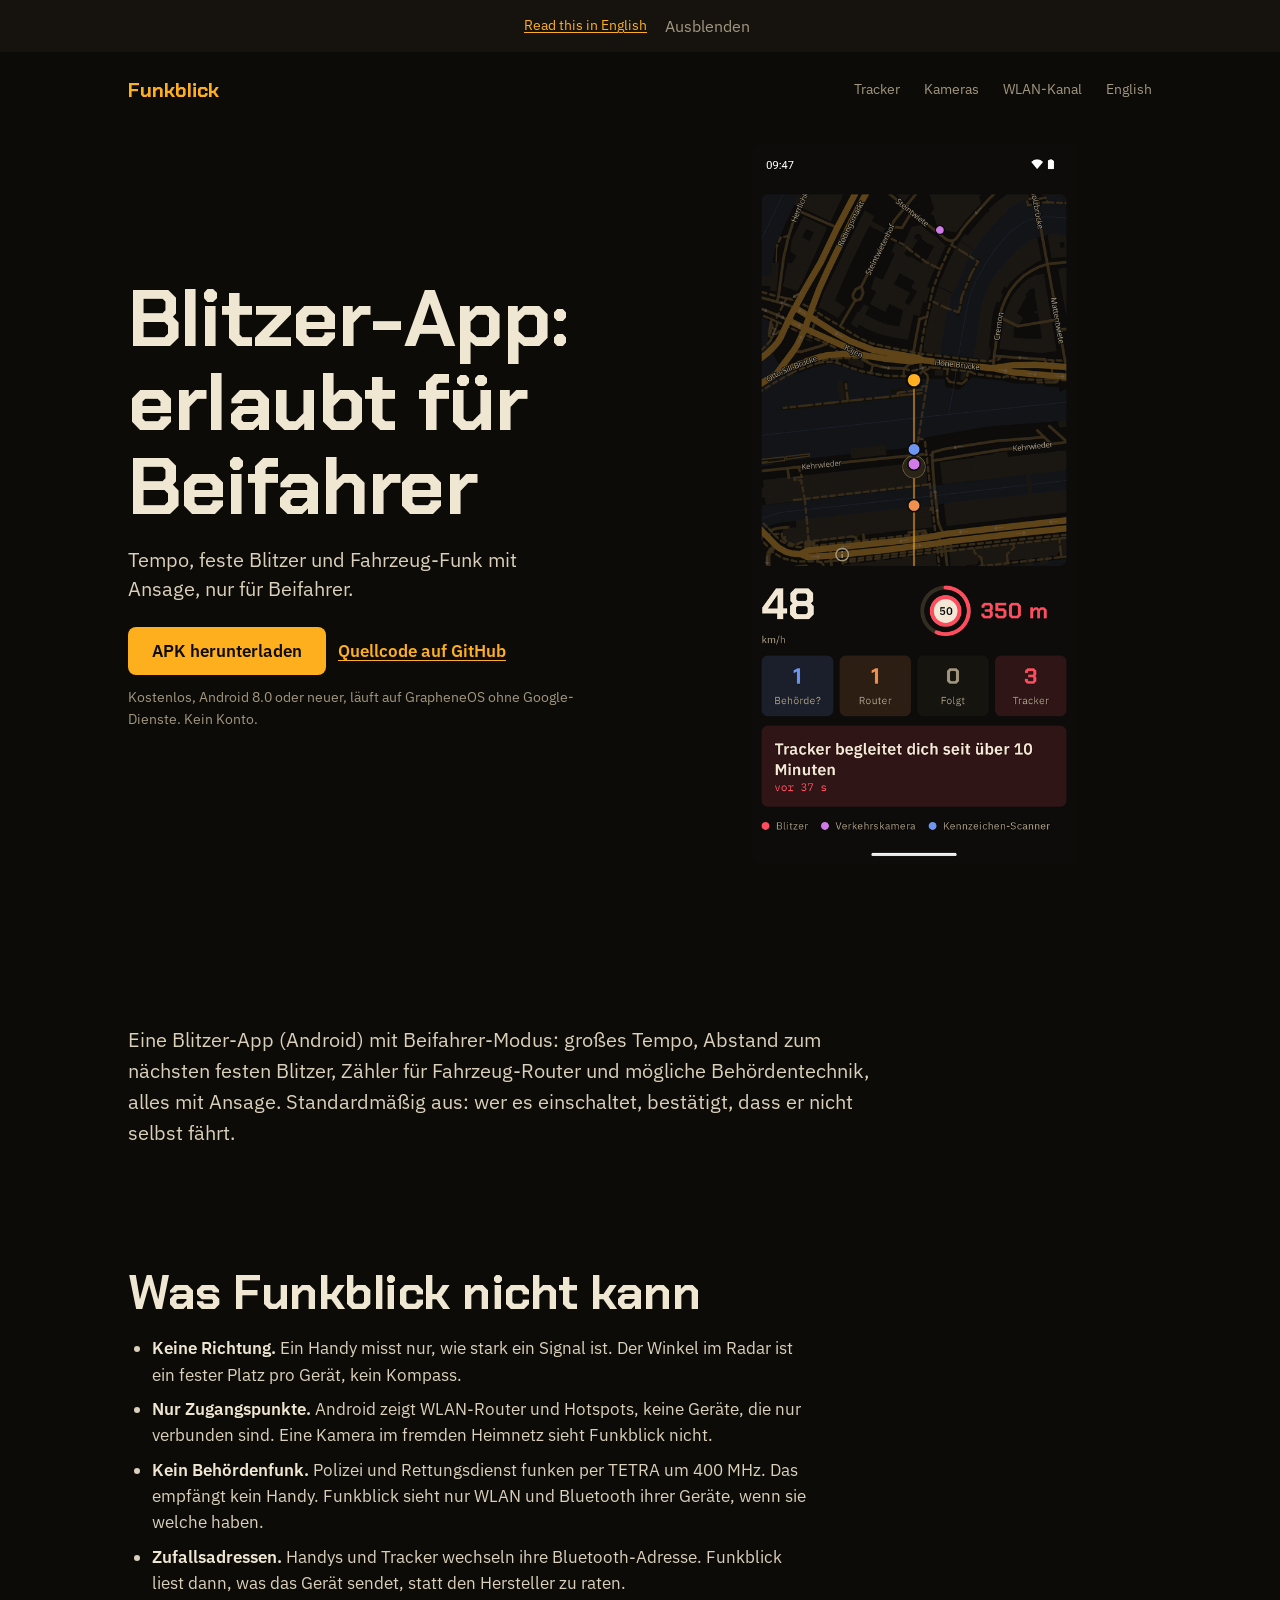
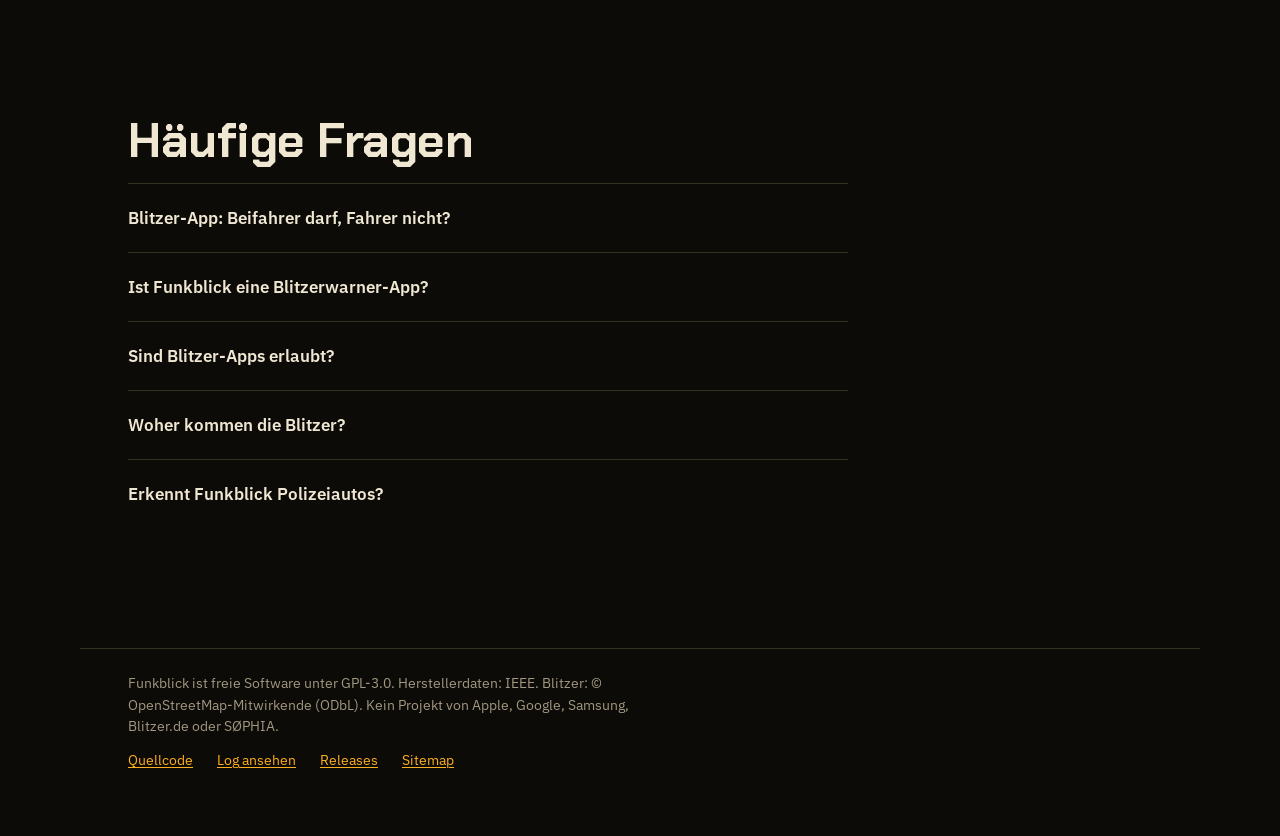
<file: docs/de/blitzer-app-beifahrer/index.html>
<!doctype html>
<html lang="de">
<head>
<meta charset="utf-8">
<meta name="viewport" content="width=device-width, initial-scale=1">
<title>Blitzer-App erlaubt? Auto-Modus für Beifahrer</title>
<meta name="description" content="Funkblick warnt vor festen Blitzern aus OpenStreetMap und Fahrzeug-Funk, mit Ansage. Was erlaubt ist: für Fahrer verboten, für Beifahrer okay.">
<link rel="canonical" href="https://brickystudios.github.io/funkblick/de/blitzer-app-beifahrer/"><link rel="alternate" hreflang="de" href="https://brickystudios.github.io/funkblick/de/blitzer-app-beifahrer/">
<meta property="og:type" content="website">
<meta property="og:url" content="https://brickystudios.github.io/funkblick/de/blitzer-app-beifahrer/">
<meta property="og:title" content="Blitzer-App erlaubt? Auto-Modus für Beifahrer">
<meta property="og:description" content="Funkblick warnt vor festen Blitzern aus OpenStreetMap und Fahrzeug-Funk, mit Ansage. Was erlaubt ist: für Fahrer verboten, für Beifahrer okay.">
<meta property="og:image" content="https://brickystudios.github.io/funkblick/bilder/social-preview.png">
<meta property="og:locale" content="de_DE">
<meta name="twitter:card" content="summary_large_image">
<meta name="theme-color" content="#0D0C0A">
<link rel="icon" href="data:image/svg+xml,%3Csvg xmlns='http://www.w3.org/2000/svg' viewBox='0 0 32 32'%3E%3Crect width='32' height='32' rx='7' fill='%230D0C0A'/%3E%3Ccircle cx='16' cy='16' r='10' fill='none' stroke='%23FFB020' stroke-width='2'/%3E%3Cpath d='M16 16 L16 6 A10 10 0 0 1 24.7 11 Z' fill='%23FFB020'/%3E%3C/svg%3E">
<link rel="preload" href="../../fonts/ChakraPetch-Bold.ttf" as="font" type="font/ttf" crossorigin>
<link rel="stylesheet" href="../../style.css">
<script type="application/ld+json">[{"@context": "https://schema.org", "@type": "SoftwareApplication", "name": "Funkblick", "operatingSystem": "Android 8.0+", "applicationCategory": "UtilitiesApplication", "description": "Funkblick warnt vor festen Blitzern aus OpenStreetMap und Fahrzeug-Funk, mit Ansage. Was erlaubt ist: für Fahrer verboten, für Beifahrer okay.", "inLanguage": "de", "license": "https://www.gnu.org/licenses/gpl-3.0.html", "offers": {"@type": "Offer", "price": "0", "priceCurrency": "EUR"}, "downloadUrl": "https://github.com/BrickyStudios/funkblick/releases/latest/download/Funkblick.apk", "image": "https://brickystudios.github.io/funkblick/bilder/social-preview.png", "url": "https://brickystudios.github.io/funkblick/", "softwareHelp": "https://github.com/BrickyStudios/funkblick"}, {"@context": "https://schema.org", "@type": "FAQPage", "mainEntity": [{"@type": "Question", "name": "Blitzer-App: Beifahrer darf, Fahrer nicht?", "acceptedAnswer": {"@type": "Answer", "text": "Ja. Für den Beifahrer ist die Blitzer-App erlaubt, solange sie nicht für den Fahrer warnt. Deshalb fragt Funkblick vor dem Einschalten nach."}}, {"@type": "Question", "name": "Ist Funkblick eine Blitzerwarner-App?", "acceptedAnswer": {"@type": "Answer", "text": "Teilweise: Es warnt vor festen Blitzern aus OpenStreetMap. Mobile Blitzer kennt es nicht, dafür öffnet ein Knopf Blitzer.de."}}, {"@type": "Question", "name": "Sind Blitzer-Apps erlaubt?", "acceptedAnswer": {"@type": "Answer", "text": "Besitzen ja, als Fahrer benutzen nein. § 23 Abs. 1c StVO verbietet Fahrern, Geräte oder App-Funktionen zu nutzen, die Verkehrskontrollen anzeigen: 75 € und ein Punkt. Das gilt laut Gerichten auch, wenn das Handy des Beifahrers für den Fahrer warnt."}}, {"@type": "Question", "name": "Woher kommen die Blitzer?", "acceptedAnswer": {"@type": "Answer", "text": "Aus OpenStreetMap: rund 5.200 feste Blitzer in Deutschland, fest in der App, offline. Mobile Blitzer kennt Funkblick nicht. Dafür öffnet ein Knopf die Blitzer.de-App."}}, {"@type": "Question", "name": "Erkennt Funkblick Polizeiautos?", "acceptedAnswer": {"@type": "Answer", "text": "Nur indirekt: Fahrzeug-Router (Cradlepoint, Sierra Wireless, Teltonika) und Bodycam-Hersteller (Axon, Motorola Solutions) senden WLAN oder Bluetooth. Dieselben Router stecken in Bussen, Rettungs- und Lieferwagen. Polizeifunk (TETRA) empfängt kein Handy."}}]}]</script>
</head>
<body>
<p class="langbar" id="langbar" hidden><a href="../../">Read this in English</a><button type="button" onclick="this.parentNode.hidden=true;try{localStorage.setItem('fb.lang','1')}catch(e){}">Ausblenden</button></p><script>try{if(!localStorage.getItem("fb.lang")&&(navigator.language||"").toLowerCase().startsWith("de")!==true)document.getElementById("langbar").hidden=false}catch(e){}</script>
<header class="top"><a class="brand" href="../../">Funkblick</a><nav><a href="../../de/airtag-finden-android/">Tracker</a><a href="../../de/versteckte-kamera-finden/">Kameras</a><a href="../../de/wlan-kanal-fritzbox/">WLAN-Kanal</a><a href="../../" hreflang="en">English</a></nav></header>
<main>
<section class="hero"><div><h1>Blitzer-App: erlaubt für Beifahrer</h1><p class="lead">Tempo, feste Blitzer und Fahrzeug-Funk mit Ansage, nur für Beifahrer.</p><p class="cta"><a class="btn" href="https://github.com/BrickyStudios/funkblick/releases/latest/download/Funkblick.apk">APK herunterladen</a><a class="quiet" href="https://github.com/BrickyStudios/funkblick">Quellcode auf GitHub</a></p><p class="small">Kostenlos, Android 8.0 oder neuer, läuft auf GrapheneOS ohne Google-Dienste. Kein Konto.</p></div><img src="../../bilder/app/de-5-car.png" width="540" height="1200" alt="Auto-Modus: 48 km/h, Blitzer in 350 m mit 50er-Schild, Zähler und Meldungen" fetchpriority="high"></section><section class="intro"><p>Eine Blitzer-App (Android) mit Beifahrer-Modus: großes Tempo, Abstand zum nächsten festen Blitzer, Zähler für Fahrzeug-Router und mögliche Behördentechnik, alles mit Ansage. Standardmäßig aus: wer es einschaltet, bestätigt, dass er nicht selbst fährt.</p></section><section><h2>Was Funkblick nicht kann</h2><ul class="limits"><li><b>Keine Richtung.</b> Ein Handy misst nur, wie stark ein Signal ist. Der Winkel im Radar ist ein fester Platz pro Gerät, kein Kompass.</li><li><b>Nur Zugangspunkte.</b> Android zeigt WLAN-Router und Hotspots, keine Geräte, die nur verbunden sind. Eine Kamera im fremden Heimnetz sieht Funkblick nicht.</li><li><b>Kein Behördenfunk.</b> Polizei und Rettungsdienst funken per TETRA um 400 MHz. Das empfängt kein Handy. Funkblick sieht nur WLAN und Bluetooth ihrer Geräte, wenn sie welche haben.</li><li><b>Zufallsadressen.</b> Handys und Tracker wechseln ihre Bluetooth-Adresse. Funkblick liest dann, was das Gerät sendet, statt den Hersteller zu raten.</li></ul></section><section class="faq"><h2>Häufige Fragen</h2><details><summary>Blitzer-App: Beifahrer darf, Fahrer nicht?</summary><p>Ja. Für den Beifahrer ist die Blitzer-App erlaubt, solange sie nicht für den Fahrer warnt. Deshalb fragt Funkblick vor dem Einschalten nach.</p></details><details><summary>Ist Funkblick eine Blitzerwarner-App?</summary><p>Teilweise: Es warnt vor festen Blitzern aus OpenStreetMap. Mobile Blitzer kennt es nicht, dafür öffnet ein Knopf Blitzer.de.</p></details><details><summary>Sind Blitzer-Apps erlaubt?</summary><p>Besitzen ja, als Fahrer benutzen nein. § 23 Abs. 1c StVO verbietet Fahrern, Geräte oder App-Funktionen zu nutzen, die Verkehrskontrollen anzeigen: 75 € und ein Punkt. Das gilt laut Gerichten auch, wenn das Handy des Beifahrers für den Fahrer warnt.</p></details><details><summary>Woher kommen die Blitzer?</summary><p>Aus OpenStreetMap: rund 5.200 feste Blitzer in Deutschland, fest in der App, offline. Mobile Blitzer kennt Funkblick nicht. Dafür öffnet ein Knopf die Blitzer.de-App.</p></details><details><summary>Erkennt Funkblick Polizeiautos?</summary><p>Nur indirekt: Fahrzeug-Router (Cradlepoint, Sierra Wireless, Teltonika) und Bodycam-Hersteller (Axon, Motorola Solutions) senden WLAN oder Bluetooth. Dieselben Router stecken in Bussen, Rettungs- und Lieferwagen. Polizeifunk (TETRA) empfängt kein Handy.</p></details></section>
</main>
<footer><p>Funkblick ist freie Software unter GPL-3.0. Herstellerdaten: IEEE. Blitzer: © OpenStreetMap-Mitwirkende (ODbL). Kein Projekt von Apple, Google, Samsung, Blitzer.de oder SØPHIA.</p><ul><li><a href="https://github.com/BrickyStudios/funkblick">Quellcode</a></li><li><a href="../../de/log-ansehen/">Log ansehen</a></li><li><a href="https://github.com/BrickyStudios/funkblick/releases">Releases</a></li><li><a href="../../sitemap.xml">Sitemap</a></li></ul></footer>
</body>
</html>
</file>
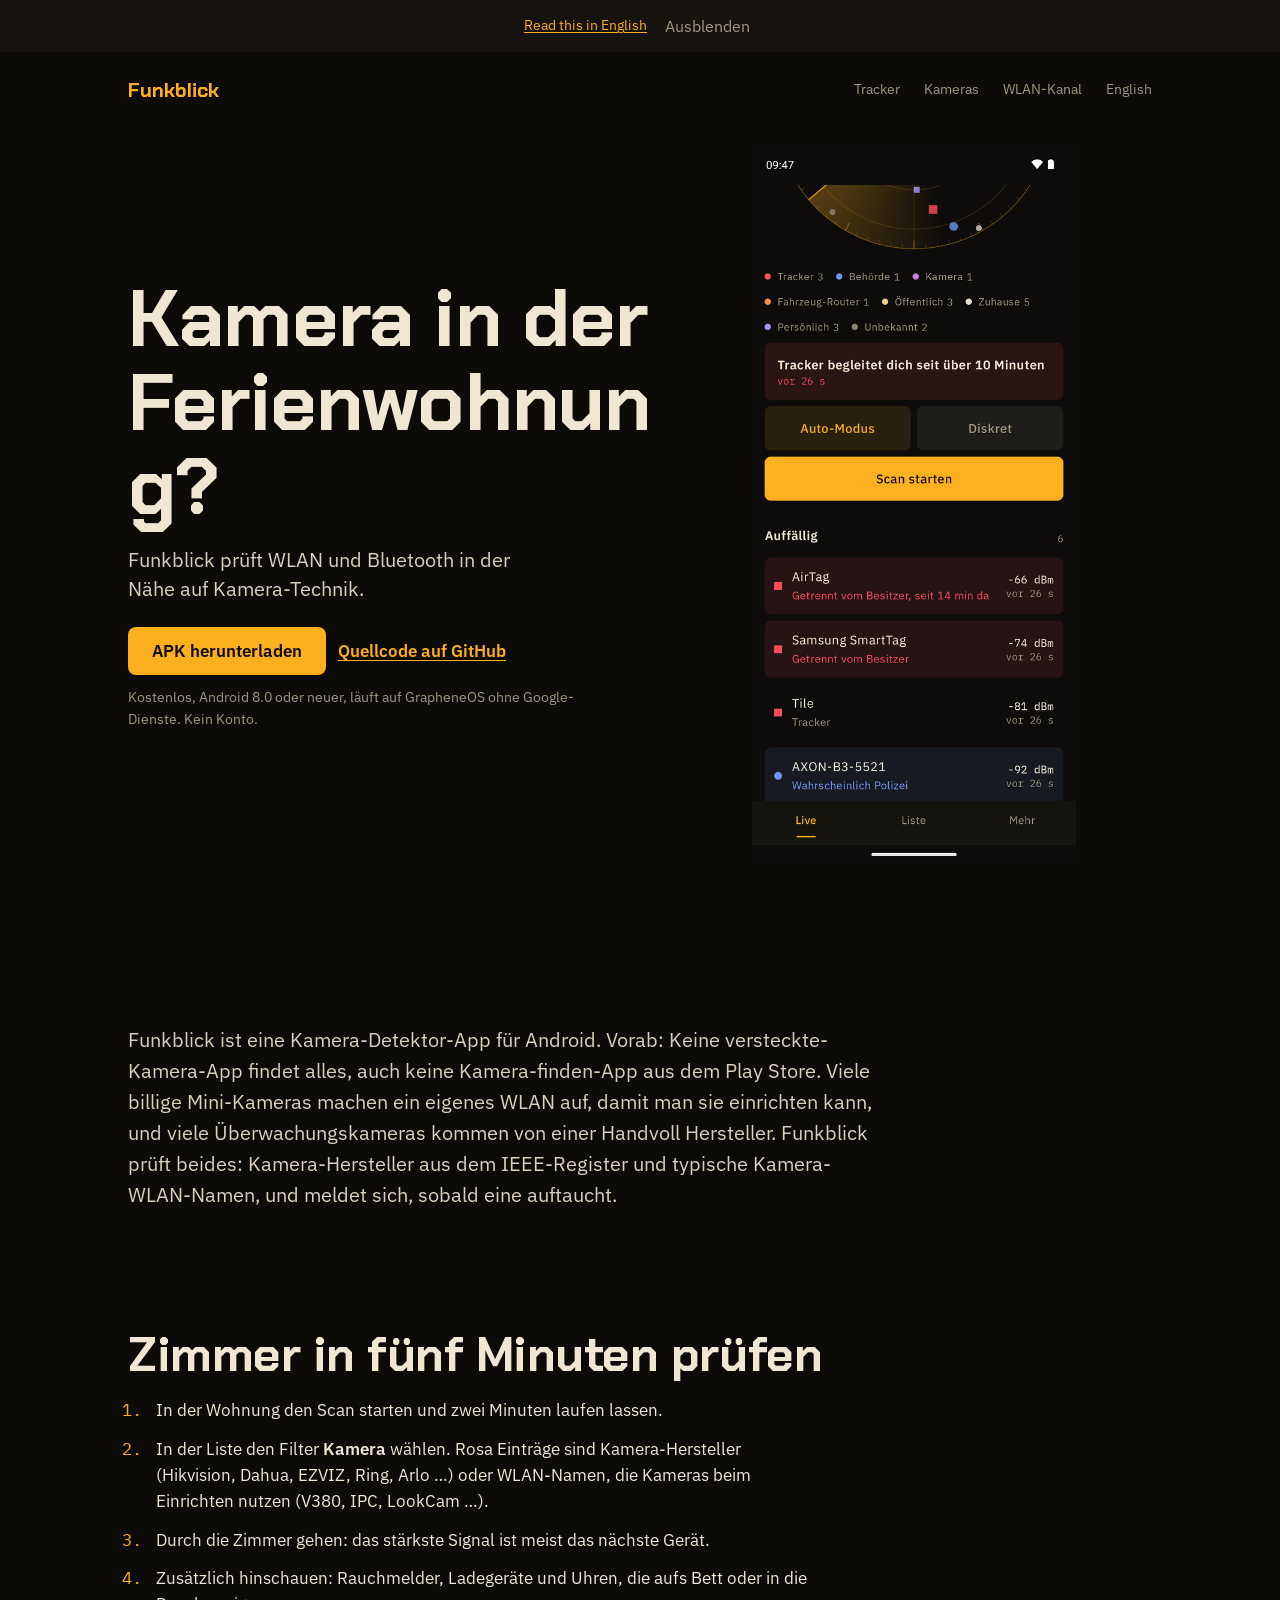
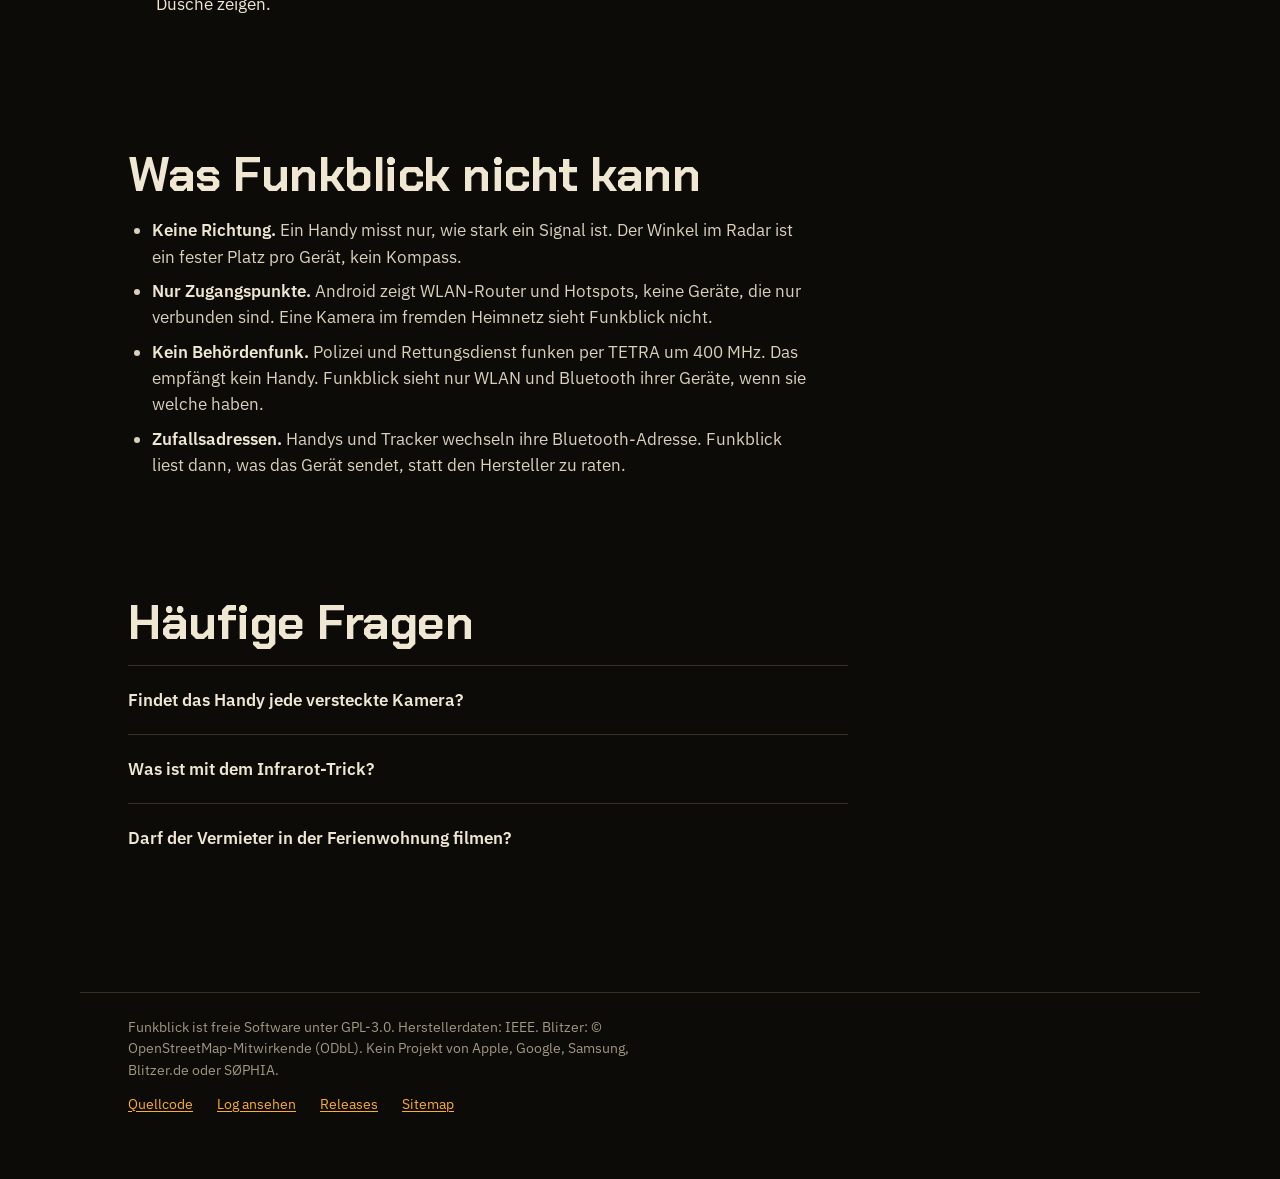
<file: docs/de/versteckte-kamera-finden/index.html>
<!doctype html>
<html lang="de">
<head>
<meta charset="utf-8">
<meta name="viewport" content="width=device-width, initial-scale=1">
<title>Versteckte Kameras finden mit dem Handy: Kamera-Detektor</title>
<meta name="description" content="Versteckte Kamera finden mit dem Handy: Funkblick prüft WLAN und Bluetooth auf Kamera-Hersteller und Kamera-Netze. Kostenlos, ohne Werbung.">
<link rel="canonical" href="https://brickystudios.github.io/funkblick/de/versteckte-kamera-finden/"><link rel="alternate" hreflang="en" href="https://brickystudios.github.io/funkblick/hidden-camera-detector/"><link rel="alternate" hreflang="de" href="https://brickystudios.github.io/funkblick/de/versteckte-kamera-finden/"><link rel="alternate" hreflang="x-default" href="https://brickystudios.github.io/funkblick/hidden-camera-detector/">
<meta property="og:type" content="website">
<meta property="og:url" content="https://brickystudios.github.io/funkblick/de/versteckte-kamera-finden/">
<meta property="og:title" content="Versteckte Kameras finden mit dem Handy: Kamera-Detektor">
<meta property="og:description" content="Versteckte Kamera finden mit dem Handy: Funkblick prüft WLAN und Bluetooth auf Kamera-Hersteller und Kamera-Netze. Kostenlos, ohne Werbung.">
<meta property="og:image" content="https://brickystudios.github.io/funkblick/bilder/social-preview.png">
<meta property="og:locale" content="de_DE">
<meta name="twitter:card" content="summary_large_image">
<meta name="theme-color" content="#0D0C0A">
<link rel="icon" href="data:image/svg+xml,%3Csvg xmlns='http://www.w3.org/2000/svg' viewBox='0 0 32 32'%3E%3Crect width='32' height='32' rx='7' fill='%230D0C0A'/%3E%3Ccircle cx='16' cy='16' r='10' fill='none' stroke='%23FFB020' stroke-width='2'/%3E%3Cpath d='M16 16 L16 6 A10 10 0 0 1 24.7 11 Z' fill='%23FFB020'/%3E%3C/svg%3E">
<link rel="preload" href="../../fonts/ChakraPetch-Bold.ttf" as="font" type="font/ttf" crossorigin>
<link rel="stylesheet" href="../../style.css">
<script type="application/ld+json">[{"@context": "https://schema.org", "@type": "SoftwareApplication", "name": "Funkblick", "operatingSystem": "Android 8.0+", "applicationCategory": "UtilitiesApplication", "description": "Versteckte Kamera finden mit dem Handy: Funkblick prüft WLAN und Bluetooth auf Kamera-Hersteller und Kamera-Netze. Kostenlos, ohne Werbung.", "inLanguage": "de", "license": "https://www.gnu.org/licenses/gpl-3.0.html", "offers": {"@type": "Offer", "price": "0", "priceCurrency": "EUR"}, "downloadUrl": "https://github.com/BrickyStudios/funkblick/releases/latest/download/Funkblick.apk", "image": "https://brickystudios.github.io/funkblick/bilder/social-preview.png", "url": "https://brickystudios.github.io/funkblick/", "softwareHelp": "https://github.com/BrickyStudios/funkblick"}, {"@context": "https://schema.org", "@type": "HowTo", "name": "Ferienwohnung auf Kameras prüfen", "step": [{"@type": "HowToStep", "position": 1, "text": "In der Wohnung den Scan starten und zwei Minuten laufen lassen."}, {"@type": "HowToStep", "position": 2, "text": "In der Liste den Filter Kamera wählen. Rosa Einträge sind Kamera-Hersteller (Hikvision, Dahua, EZVIZ, Ring, Arlo …) oder WLAN-Namen, die Kameras beim Einrichten nutzen (V380, IPC, LookCam …)."}, {"@type": "HowToStep", "position": 3, "text": "Durch die Zimmer gehen: das stärkste Signal ist meist das nächste Gerät."}, {"@type": "HowToStep", "position": 4, "text": "Zusätzlich hinschauen: Rauchmelder, Ladegeräte und Uhren, die aufs Bett oder in die Dusche zeigen."}]}, {"@context": "https://schema.org", "@type": "FAQPage", "mainEntity": [{"@type": "Question", "name": "Findet das Handy jede versteckte Kamera?", "acceptedAnswer": {"@type": "Answer", "text": "Nein. Es findet Kameras, die ein eigenes WLAN aufmachen oder per Bluetooth senden. Eine Kamera, die nur im WLAN des Vermieters hängt, sieht keine App, weil Android nur Zugangspunkte auflistet."}}, {"@type": "Question", "name": "Was ist mit dem Infrarot-Trick?", "acceptedAnswer": {"@type": "Answer", "text": "Mit der Handykamera nach leuchtenden IR-LEDs suchen klappt nur bei Kameras mit Nachtsicht. Mach es zusätzlich; Funkblick deckt die Funk-Seite ab."}}, {"@type": "Question", "name": "Darf der Vermieter in der Ferienwohnung filmen?", "acceptedAnswer": {"@type": "Answer", "text": "In Schlaf- und Badezimmern nie. Heimliche Aufnahmen im höchstpersönlichen Lebensbereich sind nach § 201a StGB strafbar. Fotografiere den Fund und ruf die Polizei."}}]}]</script>
</head>
<body>
<p class="langbar" id="langbar" hidden><a href="../../hidden-camera-detector/">Read this in English</a><button type="button" onclick="this.parentNode.hidden=true;try{localStorage.setItem('fb.lang','1')}catch(e){}">Ausblenden</button></p><script>try{if(!localStorage.getItem("fb.lang")&&(navigator.language||"").toLowerCase().startsWith("de")!==true)document.getElementById("langbar").hidden=false}catch(e){}</script>
<header class="top"><a class="brand" href="../../">Funkblick</a><nav><a href="../../de/airtag-finden-android/">Tracker</a><a href="../../de/versteckte-kamera-finden/">Kameras</a><a href="../../de/wlan-kanal-fritzbox/">WLAN-Kanal</a><a href="../../hidden-camera-detector/" hreflang="en">English</a></nav></header>
<main>
<section class="hero"><div><h1>Kamera in der Ferienwohnung?</h1><p class="lead">Funkblick prüft WLAN und Bluetooth in der Nähe auf Kamera-Technik.</p><p class="cta"><a class="btn" href="https://github.com/BrickyStudios/funkblick/releases/latest/download/Funkblick.apk">APK herunterladen</a><a class="quiet" href="https://github.com/BrickyStudios/funkblick">Quellcode auf GitHub</a></p><p class="small">Kostenlos, Android 8.0 oder neuer, läuft auf GrapheneOS ohne Google-Dienste. Kein Konto.</p></div><img src="../../bilder/app/de-3-notable.png" width="540" height="1200" alt="Liste auffälliger Geräte; unten eine Kamera mit eigenem offenen WLAN (V380)" fetchpriority="high"></section><section class="intro"><p>Funkblick ist eine Kamera-Detektor-App für Android. Vorab: Keine versteckte-Kamera-App findet alles, auch keine Kamera-finden-App aus dem Play Store. Viele billige Mini-Kameras machen ein eigenes WLAN auf, damit man sie einrichten kann, und viele Überwachungskameras kommen von einer Handvoll Hersteller. Funkblick prüft beides: Kamera-Hersteller aus dem IEEE-Register und typische Kamera-WLAN-Namen, und meldet sich, sobald eine auftaucht.</p></section><section><h2>Zimmer in fünf Minuten prüfen</h2><ol class="steps"><li>In der Wohnung den Scan starten und zwei Minuten laufen lassen.</li><li>In der Liste den Filter <b>Kamera</b> wählen. Rosa Einträge sind Kamera-Hersteller (Hikvision, Dahua, EZVIZ, Ring, Arlo …) oder WLAN-Namen, die Kameras beim Einrichten nutzen (V380, IPC, LookCam …).</li><li>Durch die Zimmer gehen: das stärkste Signal ist meist das nächste Gerät.</li><li>Zusätzlich hinschauen: Rauchmelder, Ladegeräte und Uhren, die aufs Bett oder in die Dusche zeigen.</li></ol></section><section><h2>Was Funkblick nicht kann</h2><ul class="limits"><li><b>Keine Richtung.</b> Ein Handy misst nur, wie stark ein Signal ist. Der Winkel im Radar ist ein fester Platz pro Gerät, kein Kompass.</li><li><b>Nur Zugangspunkte.</b> Android zeigt WLAN-Router und Hotspots, keine Geräte, die nur verbunden sind. Eine Kamera im fremden Heimnetz sieht Funkblick nicht.</li><li><b>Kein Behördenfunk.</b> Polizei und Rettungsdienst funken per TETRA um 400 MHz. Das empfängt kein Handy. Funkblick sieht nur WLAN und Bluetooth ihrer Geräte, wenn sie welche haben.</li><li><b>Zufallsadressen.</b> Handys und Tracker wechseln ihre Bluetooth-Adresse. Funkblick liest dann, was das Gerät sendet, statt den Hersteller zu raten.</li></ul></section><section class="faq"><h2>Häufige Fragen</h2><details><summary>Findet das Handy jede versteckte Kamera?</summary><p>Nein. Es findet Kameras, die ein eigenes WLAN aufmachen oder per Bluetooth senden. Eine Kamera, die nur im WLAN des Vermieters hängt, sieht keine App, weil Android nur Zugangspunkte auflistet.</p></details><details><summary>Was ist mit dem Infrarot-Trick?</summary><p>Mit der Handykamera nach leuchtenden IR-LEDs suchen klappt nur bei Kameras mit Nachtsicht. Mach es zusätzlich; Funkblick deckt die Funk-Seite ab.</p></details><details><summary>Darf der Vermieter in der Ferienwohnung filmen?</summary><p>In Schlaf- und Badezimmern nie. Heimliche Aufnahmen im höchstpersönlichen Lebensbereich sind nach § 201a StGB strafbar. Fotografiere den Fund und ruf die Polizei.</p></details></section>
</main>
<footer><p>Funkblick ist freie Software unter GPL-3.0. Herstellerdaten: IEEE. Blitzer: © OpenStreetMap-Mitwirkende (ODbL). Kein Projekt von Apple, Google, Samsung, Blitzer.de oder SØPHIA.</p><ul><li><a href="https://github.com/BrickyStudios/funkblick">Quellcode</a></li><li><a href="../../de/log-ansehen/">Log ansehen</a></li><li><a href="https://github.com/BrickyStudios/funkblick/releases">Releases</a></li><li><a href="../../sitemap.xml">Sitemap</a></li></ul></footer>
</body>
</html>
</file>
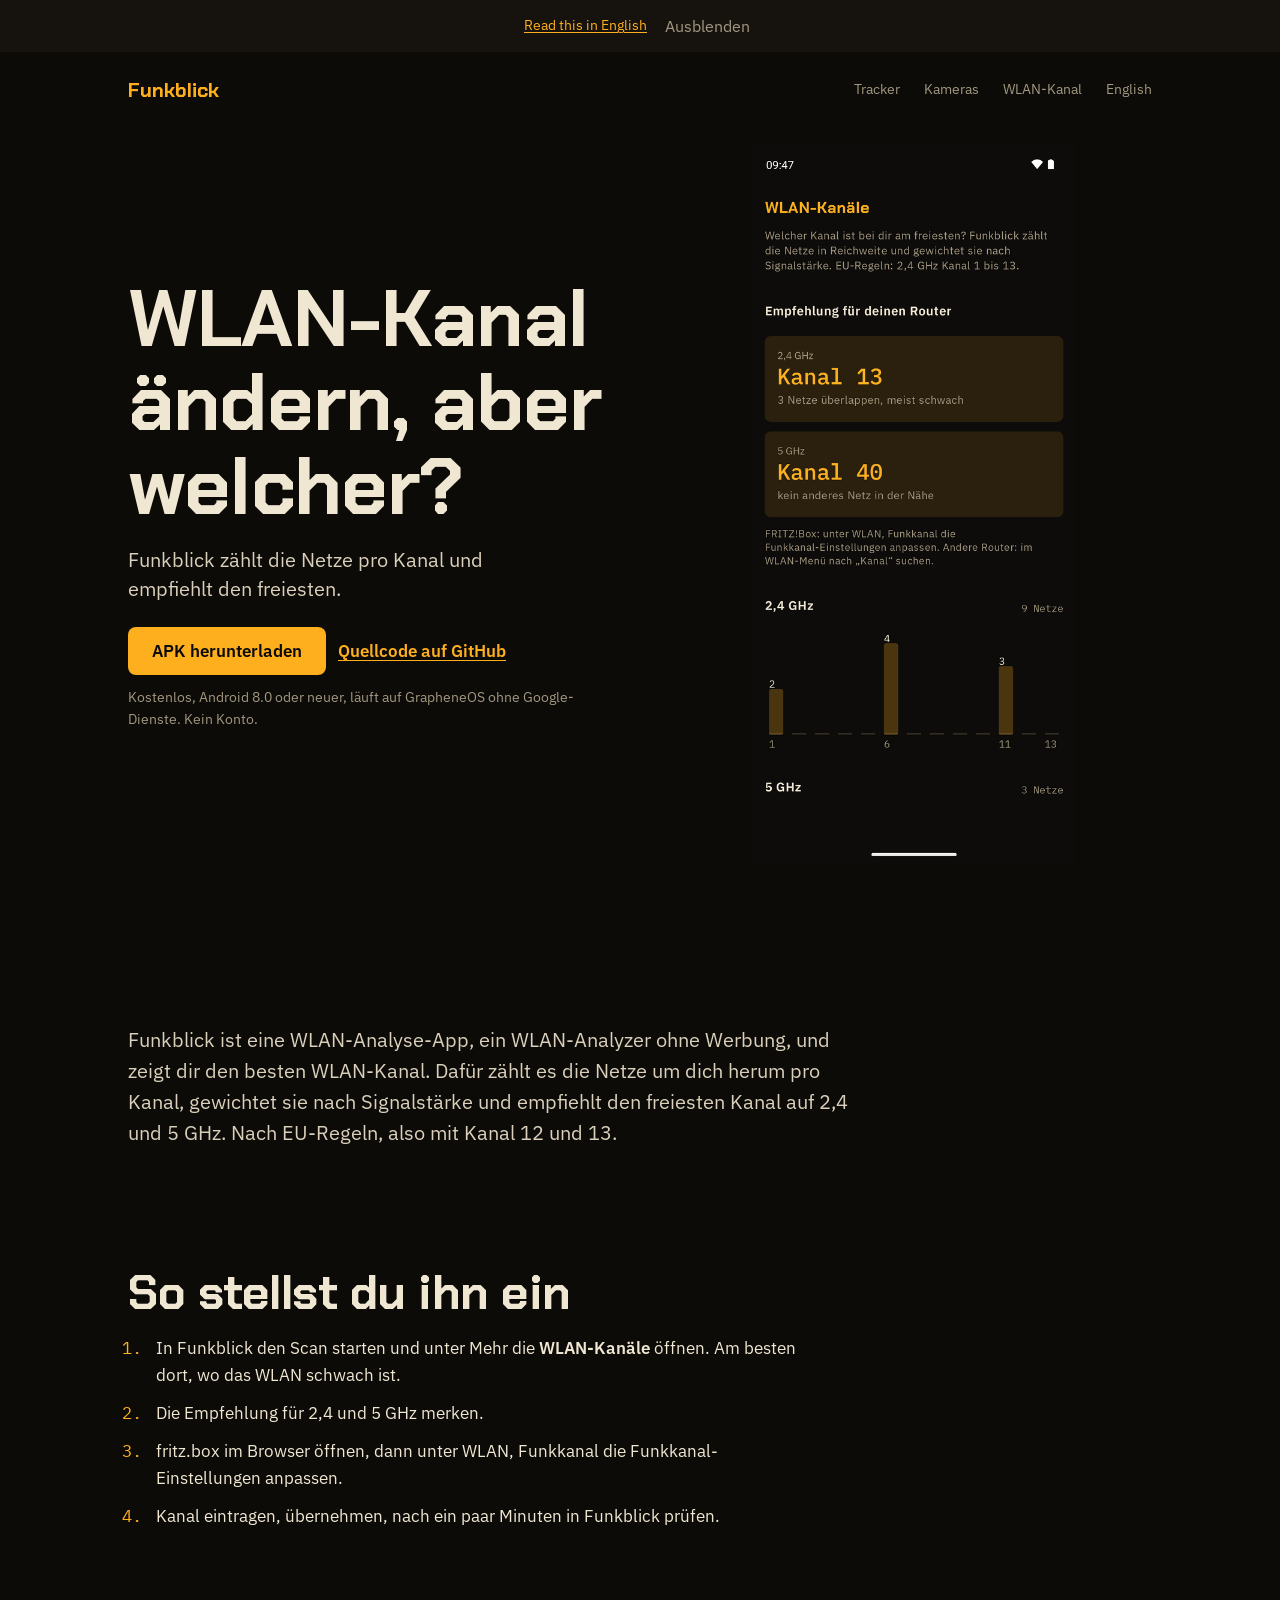
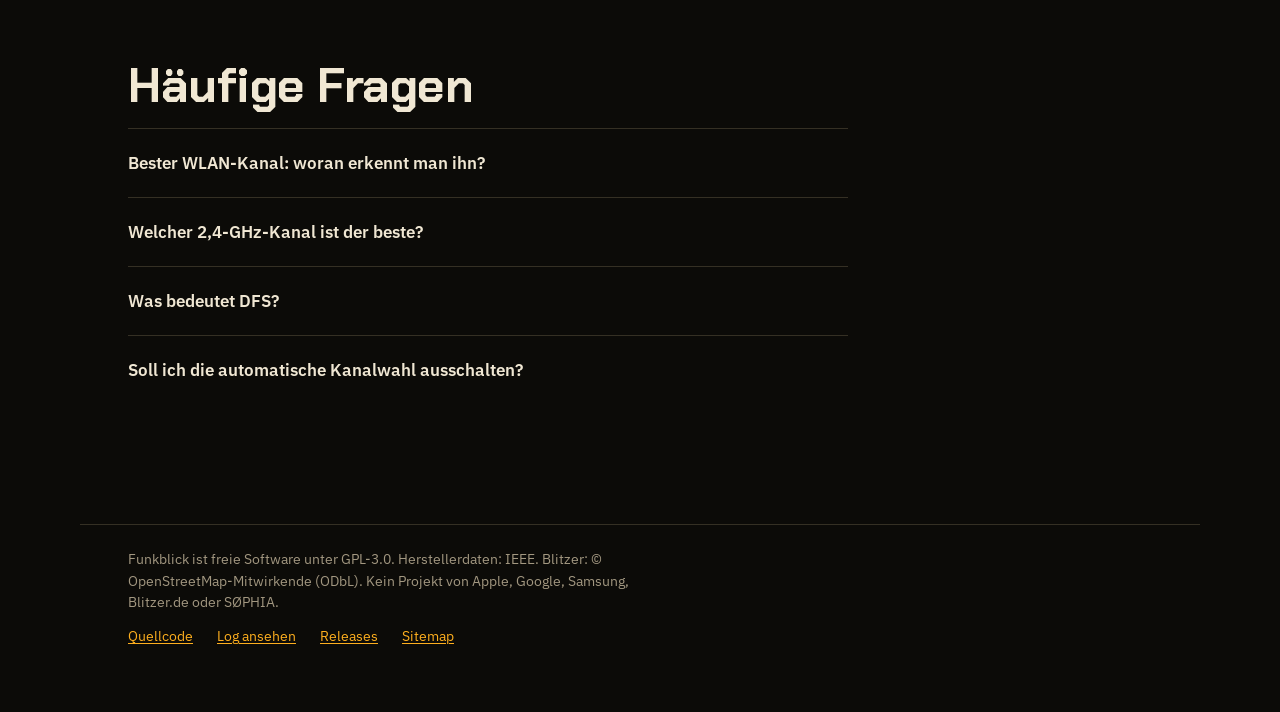
<file: docs/de/wlan-kanal-fritzbox/index.html>
<!doctype html>
<html lang="de">
<head>
<meta charset="utf-8">
<meta name="viewport" content="width=device-width, initial-scale=1">
<title>WLAN-Kanal ändern: bester Kanal für die FRITZ!Box</title>
<meta name="description" content="Besten WLAN-Kanal für die FRITZ!Box finden: Funkblick zählt die Netze pro Kanal und empfiehlt den freiesten Kanal auf 2,4 und 5 GHz.">
<link rel="canonical" href="https://brickystudios.github.io/funkblick/de/wlan-kanal-fritzbox/"><link rel="alternate" hreflang="en" href="https://brickystudios.github.io/funkblick/wifi-analyzer/"><link rel="alternate" hreflang="de" href="https://brickystudios.github.io/funkblick/de/wlan-kanal-fritzbox/"><link rel="alternate" hreflang="x-default" href="https://brickystudios.github.io/funkblick/wifi-analyzer/">
<meta property="og:type" content="website">
<meta property="og:url" content="https://brickystudios.github.io/funkblick/de/wlan-kanal-fritzbox/">
<meta property="og:title" content="WLAN-Kanal ändern: bester Kanal für die FRITZ!Box">
<meta property="og:description" content="Besten WLAN-Kanal für die FRITZ!Box finden: Funkblick zählt die Netze pro Kanal und empfiehlt den freiesten Kanal auf 2,4 und 5 GHz.">
<meta property="og:image" content="https://brickystudios.github.io/funkblick/bilder/social-preview.png">
<meta property="og:locale" content="de_DE">
<meta name="twitter:card" content="summary_large_image">
<meta name="theme-color" content="#0D0C0A">
<link rel="icon" href="data:image/svg+xml,%3Csvg xmlns='http://www.w3.org/2000/svg' viewBox='0 0 32 32'%3E%3Crect width='32' height='32' rx='7' fill='%230D0C0A'/%3E%3Ccircle cx='16' cy='16' r='10' fill='none' stroke='%23FFB020' stroke-width='2'/%3E%3Cpath d='M16 16 L16 6 A10 10 0 0 1 24.7 11 Z' fill='%23FFB020'/%3E%3C/svg%3E">
<link rel="preload" href="../../fonts/ChakraPetch-Bold.ttf" as="font" type="font/ttf" crossorigin>
<link rel="stylesheet" href="../../style.css">
<script type="application/ld+json">[{"@context": "https://schema.org", "@type": "SoftwareApplication", "name": "Funkblick", "operatingSystem": "Android 8.0+", "applicationCategory": "UtilitiesApplication", "description": "Besten WLAN-Kanal für die FRITZ!Box finden: Funkblick zählt die Netze pro Kanal und empfiehlt den freiesten Kanal auf 2,4 und 5 GHz.", "inLanguage": "de", "license": "https://www.gnu.org/licenses/gpl-3.0.html", "offers": {"@type": "Offer", "price": "0", "priceCurrency": "EUR"}, "downloadUrl": "https://github.com/BrickyStudios/funkblick/releases/latest/download/Funkblick.apk", "image": "https://brickystudios.github.io/funkblick/bilder/social-preview.png", "url": "https://brickystudios.github.io/funkblick/", "softwareHelp": "https://github.com/BrickyStudios/funkblick"}, {"@context": "https://schema.org", "@type": "HowTo", "name": "WLAN-Kanal der FRITZ!Box ändern", "step": [{"@type": "HowToStep", "position": 1, "text": "In Funkblick den Scan starten und unter Mehr die WLAN-Kanäle öffnen. Am besten dort, wo das WLAN schwach ist."}, {"@type": "HowToStep", "position": 2, "text": "Die Empfehlung für 2,4 und 5 GHz merken."}, {"@type": "HowToStep", "position": 3, "text": "fritz.box im Browser öffnen, dann unter WLAN, Funkkanal die Funkkanal-Einstellungen anpassen."}, {"@type": "HowToStep", "position": 4, "text": "Kanal eintragen, übernehmen, nach ein paar Minuten in Funkblick prüfen."}]}, {"@context": "https://schema.org", "@type": "FAQPage", "mainEntity": [{"@type": "Question", "name": "Bester WLAN-Kanal: woran erkennt man ihn?", "acceptedAnswer": {"@type": "Answer", "text": "An wenigen und schwachen Nachbarn auf demselben Kanal. Funkblick wertet beides aus und empfiehlt einen Kanal je Band."}}, {"@type": "Question", "name": "Welcher 2,4-GHz-Kanal ist der beste?", "acceptedAnswer": {"@type": "Answer", "text": "Meist 1, 6 oder 11, weil sie sich nicht überlappen. In Europa ist auch 13 erlaubt und oft frei. Funkblick gewichtet die Nachbarn nach Signalstärke und wählt einen aus."}}, {"@type": "Question", "name": "Was bedeutet DFS?", "acceptedAnswer": {"@type": "Answer", "text": "Die 5-GHz-Kanäle 52 bis 144 teilt sich das WLAN mit Wetter- und anderen Radaren. Der Router hört erst eine Minute hin und muss wechseln, wenn er Radar hört. Gerade deshalb sind sie oft frei."}}, {"@type": "Question", "name": "Soll ich die automatische Kanalwahl ausschalten?", "acceptedAnswer": {"@type": "Answer", "text": "Nur wenn es hakt. Die FRITZ!Box wählt selbst, aber nur nach dem, was sie am Router hört. Funkblick misst dort, wo du sitzt."}}]}]</script>
</head>
<body>
<p class="langbar" id="langbar" hidden><a href="../../wifi-analyzer/">Read this in English</a><button type="button" onclick="this.parentNode.hidden=true;try{localStorage.setItem('fb.lang','1')}catch(e){}">Ausblenden</button></p><script>try{if(!localStorage.getItem("fb.lang")&&(navigator.language||"").toLowerCase().startsWith("de")!==true)document.getElementById("langbar").hidden=false}catch(e){}</script>
<header class="top"><a class="brand" href="../../">Funkblick</a><nav><a href="../../de/airtag-finden-android/">Tracker</a><a href="../../de/versteckte-kamera-finden/">Kameras</a><a href="../../de/wlan-kanal-fritzbox/">WLAN-Kanal</a><a href="../../wifi-analyzer/" hreflang="en">English</a></nav></header>
<main>
<section class="hero"><div><h1>WLAN-Kanal ändern, aber welcher?</h1><p class="lead">Funkblick zählt die Netze pro Kanal und empfiehlt den freiesten.</p><p class="cta"><a class="btn" href="https://github.com/BrickyStudios/funkblick/releases/latest/download/Funkblick.apk">APK herunterladen</a><a class="quiet" href="https://github.com/BrickyStudios/funkblick">Quellcode auf GitHub</a></p><p class="small">Kostenlos, Android 8.0 oder neuer, läuft auf GrapheneOS ohne Google-Dienste. Kein Konto.</p></div><img src="../../bilder/app/de-7-channels.png" width="540" height="1200" alt="WLAN-Kanäle: Empfehlung Kanal 13 und 40, Balken mit Netzen pro 2,4-GHz-Kanal" fetchpriority="high"></section><section class="intro"><p>Funkblick ist eine WLAN-Analyse-App, ein WLAN-Analyzer ohne Werbung, und zeigt dir den besten WLAN-Kanal. Dafür zählt es die Netze um dich herum pro Kanal, gewichtet sie nach Signalstärke und empfiehlt den freiesten Kanal auf 2,4 und 5 GHz. Nach EU-Regeln, also mit Kanal 12 und 13.</p></section><section><h2>So stellst du ihn ein</h2><ol class="steps"><li>In Funkblick den Scan starten und unter Mehr die <b>WLAN-Kanäle</b> öffnen. Am besten dort, wo das WLAN schwach ist.</li><li>Die Empfehlung für 2,4 und 5 GHz merken.</li><li>fritz.box im Browser öffnen, dann unter WLAN, Funkkanal die Funkkanal-Einstellungen anpassen.</li><li>Kanal eintragen, übernehmen, nach ein paar Minuten in Funkblick prüfen.</li></ol></section><section class="faq"><h2>Häufige Fragen</h2><details><summary>Bester WLAN-Kanal: woran erkennt man ihn?</summary><p>An wenigen und schwachen Nachbarn auf demselben Kanal. Funkblick wertet beides aus und empfiehlt einen Kanal je Band.</p></details><details><summary>Welcher 2,4-GHz-Kanal ist der beste?</summary><p>Meist 1, 6 oder 11, weil sie sich nicht überlappen. In Europa ist auch 13 erlaubt und oft frei. Funkblick gewichtet die Nachbarn nach Signalstärke und wählt einen aus.</p></details><details><summary>Was bedeutet DFS?</summary><p>Die 5-GHz-Kanäle 52 bis 144 teilt sich das WLAN mit Wetter- und anderen Radaren. Der Router hört erst eine Minute hin und muss wechseln, wenn er Radar hört. Gerade deshalb sind sie oft frei.</p></details><details><summary>Soll ich die automatische Kanalwahl ausschalten?</summary><p>Nur wenn es hakt. Die FRITZ!Box wählt selbst, aber nur nach dem, was sie am Router hört. Funkblick misst dort, wo du sitzt.</p></details></section>
</main>
<footer><p>Funkblick ist freie Software unter GPL-3.0. Herstellerdaten: IEEE. Blitzer: © OpenStreetMap-Mitwirkende (ODbL). Kein Projekt von Apple, Google, Samsung, Blitzer.de oder SØPHIA.</p><ul><li><a href="https://github.com/BrickyStudios/funkblick">Quellcode</a></li><li><a href="../../de/log-ansehen/">Log ansehen</a></li><li><a href="https://github.com/BrickyStudios/funkblick/releases">Releases</a></li><li><a href="../../sitemap.xml">Sitemap</a></li></ul></footer>
</body>
</html>
</file>
<file: docs/style.css>
/* Hallmark · shape: Long Document with a product strip · genre: modern-minimal · theme: brand · redesign: full
 * paper: oklch(15% 0.006 80) · accent: oklch(81% 0.165 75) · display: Chakra Petch · body: IBM Plex Sans · hero: Settled, head and one sentence over a strip of the app · nav: wordmark and four links · footer: plain links in a row · signature: the drive on the map, set large
 * axes: dark/grotesk-tech/warm · posture: night instrument · contrast: pass · fold: pass · v2.0.0 */
/* Hallmark · pre-emit critique: P3 H3 E3 S3 R3 V3 · weakest: S, the app pictures carry it; no invented proof */
/* Hallmark · waive 77 · intro, features, limits, steps and FAQ run 62 to 72ch · Long Document: these are search-answer pages, the measure stays readable and the mass comes from the app screens in the hero and the pair */
@import url("./tokens.css");
@import url("./base.css");

@font-face { font-family: "Chakra Petch"; src: url("fonts/ChakraPetch-Bold.ttf") format("truetype"); font-weight: 700; font-display: swap; }
@font-face { font-family: "Chakra Petch"; src: url("fonts/ChakraPetch-Medium.ttf") format("truetype"); font-weight: 500; font-display: swap; }
@font-face { font-family: "IBM Plex Sans"; src: url("fonts/IBMPlexSans.ttf") format("truetype"); font-weight: 100 700; font-display: swap; }
@font-face { font-family: "IBM Plex Mono"; src: url("fonts/IBMPlexMono-Regular.ttf") format("truetype"); font-weight: 400; font-display: swap; }

:root { color-scheme: dark; }
body { font-size: 1.0625rem; }
a { color: var(--color-accent); }
a:visited { color: var(--color-ink-2); }
a:hover { color: var(--color-ink); }
.top { display: flex; flex-wrap: wrap; gap: var(--space-sm) var(--space-lg); align-items: center; justify-content: space-between; max-width: var(--container); margin: 0 auto; padding: var(--space-md) var(--gutter); }
.brand { font-family: var(--font-display); font-weight: 700; font-size: var(--text-lg); color: var(--color-accent); text-decoration: none; }
.brand:visited { color: var(--color-accent); }
nav { display: flex; flex-wrap: wrap; gap: var(--space-2xs) var(--space-lg); }
nav a { color: var(--color-muted); text-decoration: none; font-size: var(--text-sm); padding: var(--space-xs) 0; min-height: 44px; display: inline-flex; align-items: center; }
nav a:visited { color: var(--color-muted); }
nav a:hover { color: var(--color-ink); }
main { max-width: var(--container); margin: 0 auto; padding: 0 var(--gutter); }
.hero { display: grid; grid-template-columns: minmax(0, 560px) minmax(0, 340px); gap: var(--space-2xl); align-items: center; padding: var(--space-md) 0 var(--space-xl); }
.hero h1 { font-size: var(--text-display); }
.hero .lead { margin-top: var(--space-md); color: var(--color-ink-2); font-size: var(--text-lg); max-width: 34ch; }
.hero img { width: 100%; height: min(720px, calc(100svh - 150px)); object-fit: contain; object-position: left center; border-radius: var(--radius-card); }
@media (max-width: 48rem) { .hero { grid-template-columns: minmax(0, 1fr); } .hero img { max-width: 300px; } }
.intro p { font-size: var(--text-lg); color: var(--color-ink-2); max-width: 62ch; }
main > section + section { margin-top: var(--section-gap-s); }
h2 { margin: 0 0 var(--space-md); }
h1, h2, h3 { font-weight: 700; color: var(--color-ink); }
b, strong { font-weight: 600; }
.cta { display: flex; flex-wrap: wrap; gap: var(--space-sm); align-items: center; margin-top: var(--space-lg); }
.btn { display: inline-flex; align-items: center; min-height: 48px; padding: 0 var(--space-lg); border-radius: var(--radius-card); background: var(--color-accent); color: var(--color-accent-ink); font-weight: 600; text-decoration: none; transition: transform var(--dur-micro) var(--ease-out), background-color var(--dur-short) var(--ease-out); }
.btn:visited { color: var(--color-accent-ink); }
.btn:hover { background: var(--color-ink); color: var(--color-accent-ink); }
.btn:active { transform: scale(0.98); }
.btn:disabled, .btn[aria-disabled="true"] { background: var(--color-paper-3); color: var(--color-muted); cursor: not-allowed; }
.quiet { color: var(--color-accent); font-weight: 600; min-height: 48px; display: inline-flex; align-items: center; }
.small { margin-top: var(--space-sm); font-size: var(--text-sm); color: var(--color-muted); max-width: 60ch; }
.spec { display: grid; grid-template-columns: repeat(auto-fit, minmax(min(100%, 300px), 1fr)); gap: var(--space-xl) var(--gap-columns); }
.spec.two { grid-template-columns: repeat(auto-fit, minmax(min(100%, 420px), 1fr)); }
.spec h3 { font-size: var(--text-lg); margin-bottom: var(--space-xs); }
.spec p { color: var(--color-ink-2); }
.spec a { display: inline-flex; align-items: center; min-height: 44px; }
.pair { display: grid; grid-template-columns: repeat(2, minmax(0, 300px)); gap: var(--gap-columns); }
.pair figure { margin: 0; }
.pair img { width: 100%; height: auto; border-radius: var(--radius-card); }
.pair figcaption { margin-top: var(--space-sm); font-size: var(--text-sm); color: var(--color-muted); }
@media (max-width: 36rem) { .pair { grid-template-columns: minmax(0, 1fr); } .pair figure { max-width: 300px; } }
.limits { padding-left: var(--space-lg); color: var(--color-ink-2); max-width: 68ch; }
.limits b { color: var(--color-ink); }
.limits li { margin: var(--space-xs) 0; }
.steps { list-style: decimal; padding-left: var(--space-lg); max-width: 68ch; }
.steps li { padding: 0 0 var(--space-sm) var(--space-2xs); }
.steps li::marker { color: var(--color-accent); font-family: var(--font-outlier); }
.faq details { border-top: var(--rule-hair) solid var(--color-rule); padding: var(--space-sm) 0; max-width: 72ch; }
.faq summary { cursor: pointer; font-weight: 600; min-height: 44px; display: flex; align-items: center; }
.faq p { color: var(--color-ink-2); padding-bottom: var(--space-xs); }
table { border-collapse: collapse; width: 100%; max-width: 820px; font-size: var(--text-sm); display: block; overflow-x: auto; }
th, td { text-align: left; padding: var(--space-sm); border-bottom: var(--rule-hair) solid var(--color-rule); vertical-align: top; }
thead th { color: var(--color-accent); font-weight: 600; }
tbody th { font-weight: 400; color: var(--color-muted); }
footer { max-width: var(--container); margin: var(--section-gap-s) auto 0; padding: var(--space-lg) var(--gutter) var(--space-2xl); border-top: var(--rule-hair) solid var(--color-rule); font-size: var(--text-sm); color: var(--color-muted); }
footer ul { display: flex; flex-wrap: wrap; gap: var(--space-xs) var(--space-lg); list-style: none; padding: 0; margin: var(--space-sm) 0 0; }
.langbar { margin: 0; display: flex; justify-content: center; gap: var(--space-sm); align-items: center; background: var(--color-paper-2); padding: var(--space-2xs) var(--space-md); font-size: var(--text-sm); }
.langbar button { background: none; border: 0; color: var(--color-muted); font-size: var(--text-md); min-width: 44px; min-height: 44px; cursor: pointer; }
.langbar button:hover { color: var(--color-ink); }

/* log viewer (viewer.js): values from the log are text, colours of categories come in as inline background */
#out > section + section, #out + section { margin-top: var(--section-gap-s); }
#out { margin-top: var(--space-2xl); }
.error { color: var(--color-alert); }
.drop { display: flex; flex-direction: column; align-items: center; justify-content: center; gap: var(--space-xs); text-align: center; padding: var(--space-lg);
  height: min(720px, calc(100svh - 150px)); min-height: 200px; border: 2px dashed var(--color-rule); border-radius: var(--radius-card); color: var(--color-ink-2); cursor: pointer;
  transition: border-color var(--dur-short) var(--ease-out); }
.drop:hover { border-color: var(--color-accent); }
@media (max-width: 48rem) { .drop { height: 200px; } }
.nums { display: flex; flex-wrap: wrap; gap: var(--space-lg) var(--space-xl); }
.nums div { display: flex; flex-direction: column; }
.nums .k { font-size: var(--text-sm); color: var(--color-muted); }
.nums .v { font-family: var(--font-outlier); font-size: var(--text-xl); font-variant-numeric: tabular-nums; }
.stats h3 { margin: var(--space-xl) 0 var(--space-sm); font-size: var(--text-lg); }
.kinds, .timeline { list-style: none; padding: 0; margin: 0; }
.kinds { display: flex; flex-wrap: wrap; gap: var(--space-xs) var(--space-lg); }
.kinds li, .timeline li { display: flex; align-items: center; gap: var(--space-xs); }
.timeline li { padding: var(--space-xs) 0; border-bottom: var(--rule-hair) solid var(--color-rule); }
.timeline .t { font-family: var(--font-outlier); color: var(--color-muted); min-width: 3.5em; }
.dot { display: inline-block; flex: 0 0 auto; width: 10px; height: 10px; border-radius: 50%; margin-right: var(--space-2xs); }
.scroll { overflow-x: auto; }
.scroll table { display: table; max-width: none; }
td.num { font-family: var(--font-outlier); text-align: right; }
.map { height: min(480px, 70svh); border-radius: var(--radius-card); }
</file>
